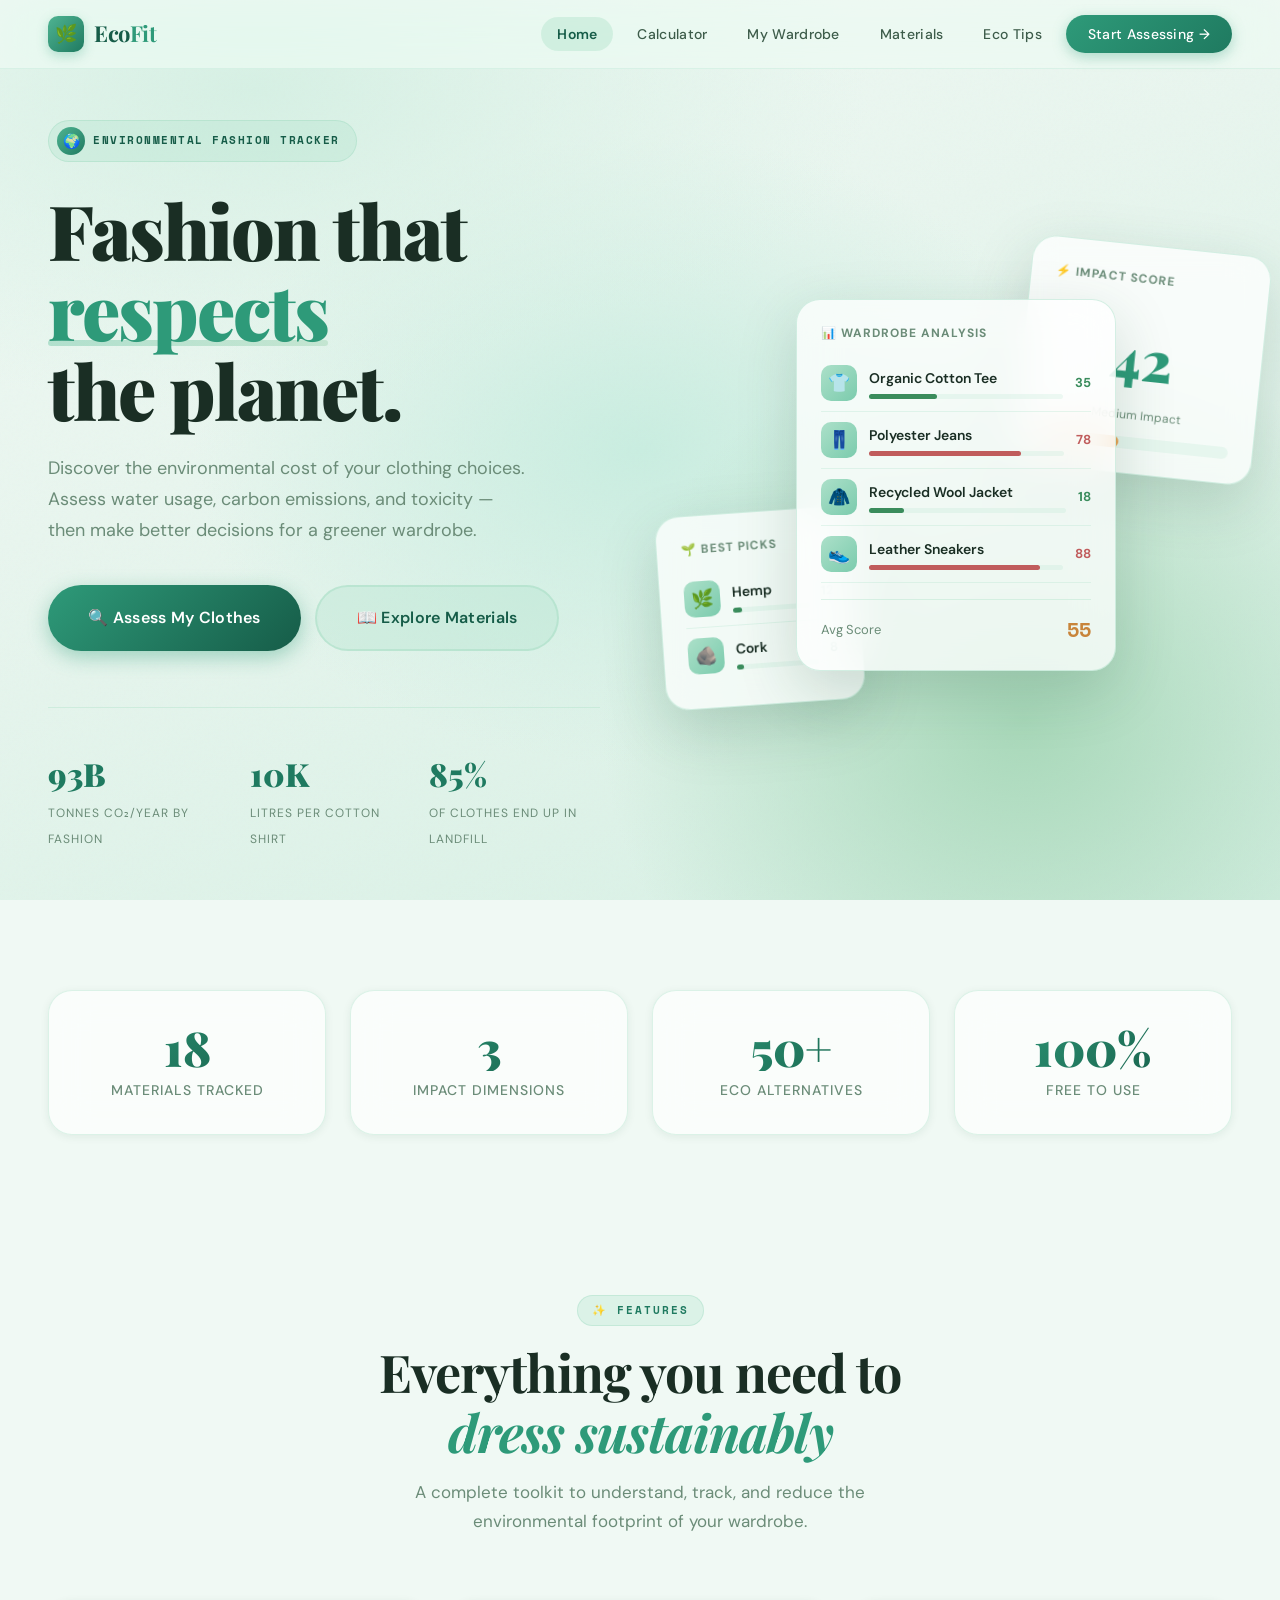
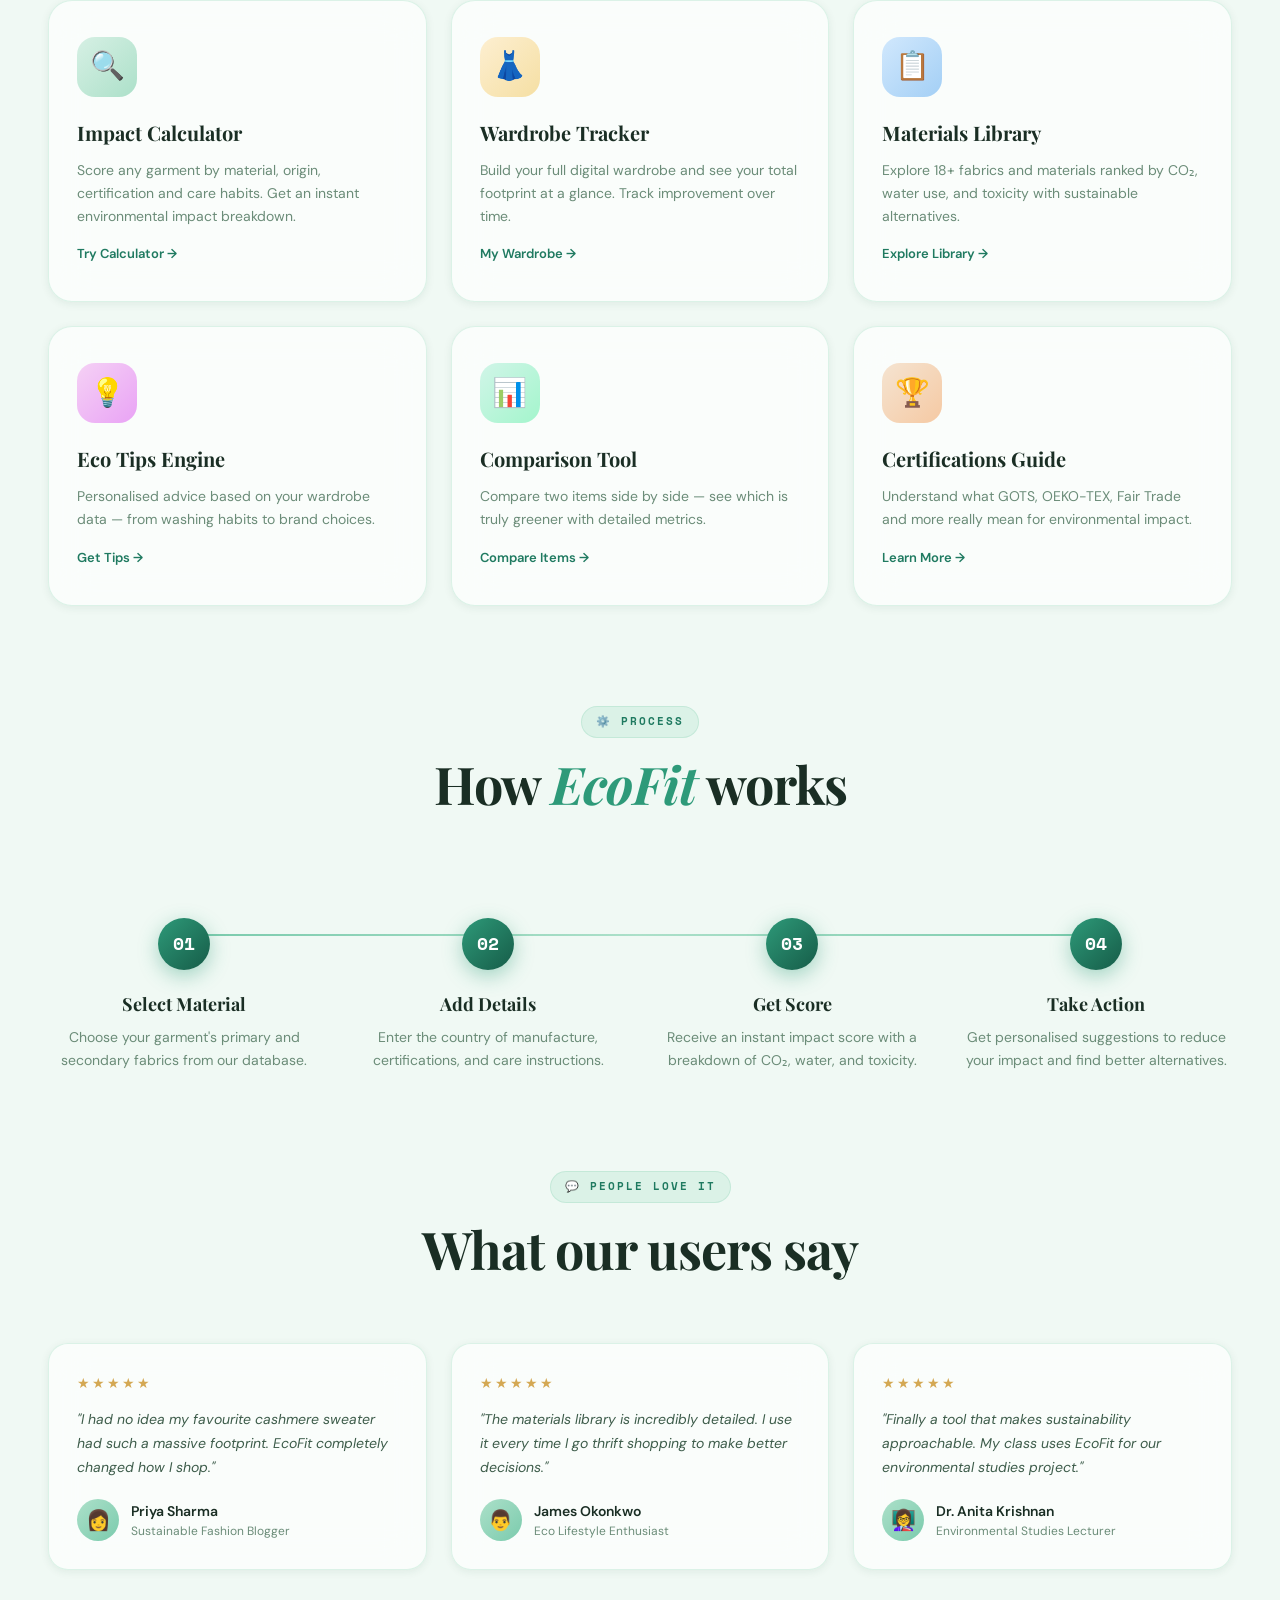
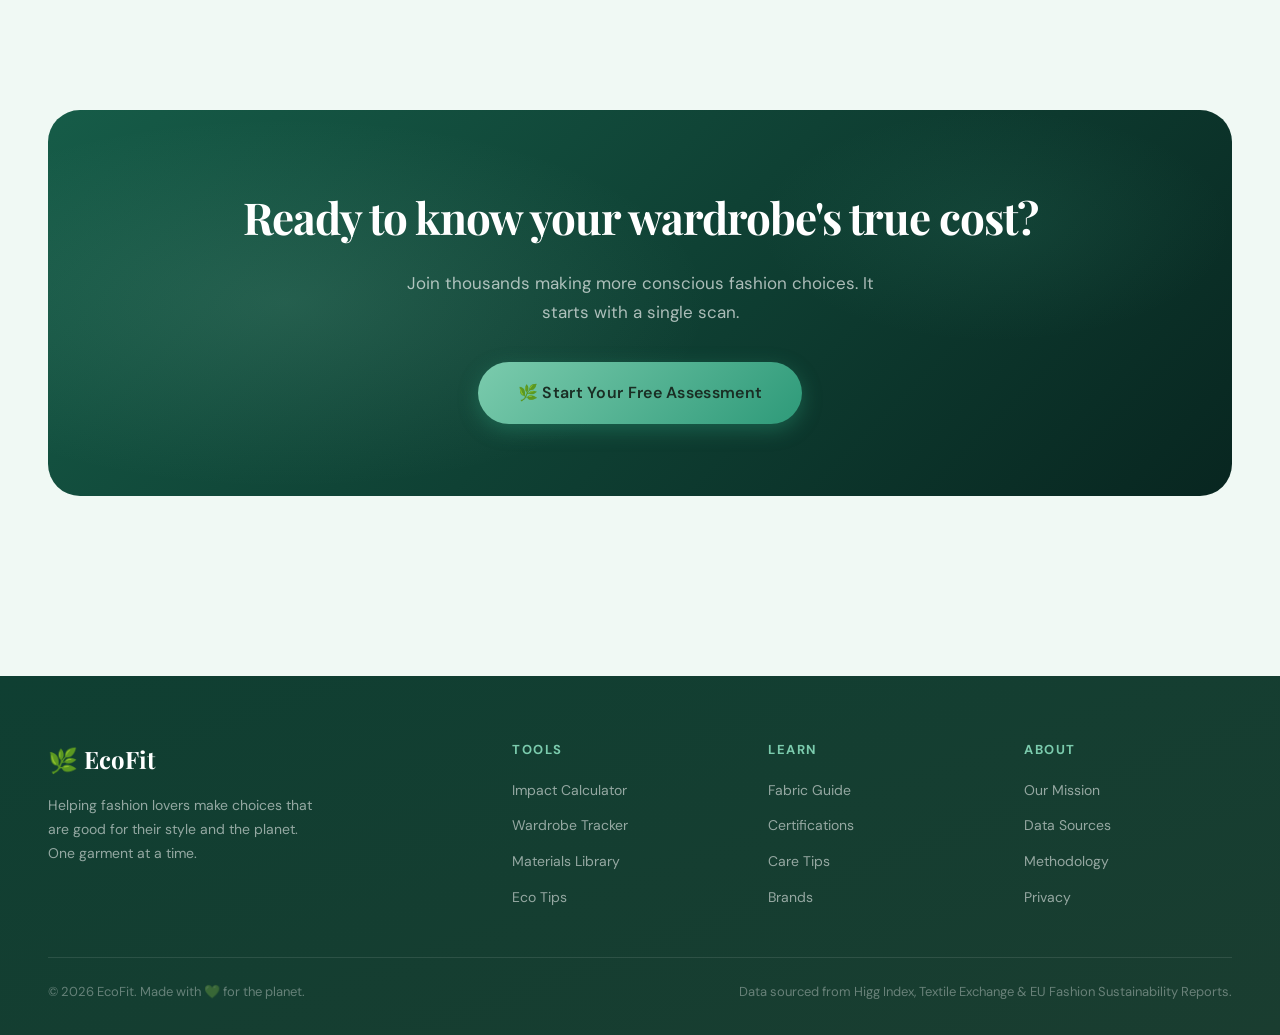
<file: index.html>
<!doctype html>
<html lang="en">
    <head>
        <meta charset="UTF-8" />
        <meta name="viewport" content="width=device-width, initial-scale=1.0" />
        <title>EcoFit — Know Your Wardrobe's Impact</title>
        <link rel="stylesheet" href="style.css" />
        <link
            rel="icon"
            href="data:image/svg+xml,<svg xmlns='http://www.w3.org/2000/svg' viewBox='0 0 100 100'><text y='.9em' font-size='90'>🌿</text></svg>"
        />
        <style>
            /* === Hero === */
            .hero {
                min-height: 100vh;
                display: flex;
                align-items: center;
                padding: 120px 48px 80px;
                max-width: 1280px;
                margin: 0 auto;
                position: relative;
                gap: 80px;
            }

            .hero-content {
                flex: 1;
            }
            .hero-visual {
                flex: 1;
                position: relative;
            }

            .hero-eyebrow {
                display: inline-flex;
                align-items: center;
                gap: 8px;
                background: rgba(172, 224, 201, 0.3);
                border: 1px solid rgba(172, 224, 201, 0.6);
                border-radius: 999px;
                padding: 6px 16px 6px 8px;
                margin-bottom: 28px;
                animation: eyebrowIn 0.8s cubic-bezier(0.34, 1.56, 0.64, 1);
            }

            @keyframes eyebrowIn {
                from {
                    opacity: 0;
                    transform: translateX(-20px) scale(0.9);
                }
                to {
                    opacity: 1;
                    transform: translateX(0) scale(1);
                }
            }

            .eyebrow-dot {
                width: 28px;
                height: 28px;
                background: linear-gradient(
                    135deg,
                    var(--celadon-400),
                    var(--celadon-600)
                );
                border-radius: 50%;
                display: flex;
                align-items: center;
                justify-content: center;
                font-size: 14px;
            }

            .eyebrow-text {
                font-family: "Space Mono", monospace;
                font-size: 11px;
                font-weight: 700;
                letter-spacing: 1.5px;
                text-transform: uppercase;
                color: var(--celadon-700);
            }

            .hero-title {
                font-family: "Playfair Display", serif;
                font-size: clamp(44px, 6vw, 76px);
                font-weight: 900;
                line-height: 1.05;
                color: var(--text-dark);
                letter-spacing: -2px;
                margin-bottom: 24px;
                animation: titleIn 1s cubic-bezier(0.4, 0, 0.2, 1) 0.2s both;
            }

            @keyframes titleIn {
                from {
                    opacity: 0;
                    transform: translateY(30px);
                }
                to {
                    opacity: 1;
                    transform: translateY(0);
                }
            }

            .hero-title .highlight {
                position: relative;
                color: var(--celadon-500);
                display: inline-block;
            }

            .hero-title .highlight::after {
                content: "";
                position: absolute;
                bottom: 4px;
                left: 0;
                right: 0;
                height: 6px;
                background: linear-gradient(
                    90deg,
                    var(--celadon-300),
                    var(--mint)
                );
                border-radius: 3px;
                opacity: 0.5;
                z-index: -1;
            }

            .hero-desc {
                font-size: 18px;
                color: var(--text-light);
                line-height: 1.7;
                max-width: 480px;
                margin-bottom: 40px;
                animation: titleIn 1s cubic-bezier(0.4, 0, 0.2, 1) 0.35s both;
            }

            .hero-actions {
                display: flex;
                gap: 14px;
                flex-wrap: wrap;
                animation: titleIn 1s cubic-bezier(0.4, 0, 0.2, 1) 0.5s both;
            }

            .hero-stats {
                display: flex;
                gap: 40px;
                margin-top: 56px;
                padding-top: 40px;
                border-top: 1px solid rgba(172, 224, 201, 0.4);
                animation: titleIn 1s cubic-bezier(0.4, 0, 0.2, 1) 0.65s both;
            }

            .hero-stat-num {
                font-family: "Playfair Display", serif;
                font-size: 32px;
                font-weight: 900;
                color: var(--celadon-600);
                display: block;
            }

            .hero-stat-label {
                font-size: 12px;
                color: var(--text-light);
                text-transform: uppercase;
                letter-spacing: 1px;
            }

            /* === Visual Card Stack === */
            .hero-visual-inner {
                position: relative;
                height: 520px;
                display: flex;
                align-items: center;
                justify-content: center;
            }

            .visual-card {
                position: absolute;
                background: rgba(255, 255, 255, 0.75);
                backdrop-filter: blur(20px);
                border: 1px solid rgba(172, 224, 201, 0.5);
                border-radius: 24px;
                padding: 24px;
                box-shadow: var(--shadow-lg);
                transition: var(--spring);
            }

            .visual-card-main {
                width: 320px;
                z-index: 3;
                animation: cardFloat 6s ease-in-out infinite;
            }

            @keyframes cardFloat {
                0%,
                100% {
                    transform: translateY(0) rotate(-1deg);
                }
                50% {
                    transform: translateY(-12px) rotate(0.5deg);
                }
            }

            .visual-card-2 {
                width: 240px;
                top: 20px;
                right: -30px;
                z-index: 2;
                transform: rotate(6deg);
                animation: cardFloat2 7s ease-in-out infinite 1s;
            }

            @keyframes cardFloat2 {
                0%,
                100% {
                    transform: rotate(6deg) translateY(0);
                }
                50% {
                    transform: rotate(4deg) translateY(-8px);
                }
            }

            .visual-card-3 {
                width: 200px;
                bottom: 40px;
                left: -20px;
                z-index: 1;
                transform: rotate(-4deg);
                animation: cardFloat3 8s ease-in-out infinite 2s;
            }

            @keyframes cardFloat3 {
                0%,
                100% {
                    transform: rotate(-4deg) translateY(0);
                }
                50% {
                    transform: rotate(-2deg) translateY(-10px);
                }
            }

            .vcard-title {
                font-size: 12px;
                font-weight: 700;
                text-transform: uppercase;
                letter-spacing: 1px;
                color: var(--text-light);
                margin-bottom: 12px;
            }

            .vcard-item {
                display: flex;
                align-items: center;
                gap: 12px;
                padding: 10px 0;
                border-bottom: 1px solid rgba(172, 224, 201, 0.3);
            }

            .vcard-item:last-child {
                border: none;
            }

            .vcard-icon {
                width: 36px;
                height: 36px;
                background: linear-gradient(
                    135deg,
                    var(--celadon-200),
                    var(--celadon-300)
                );
                border-radius: 10px;
                display: flex;
                align-items: center;
                justify-content: center;
                font-size: 18px;
                flex-shrink: 0;
            }

            .vcard-info {
                flex: 1;
            }

            .vcard-name {
                font-size: 14px;
                font-weight: 600;
                color: var(--text-dark);
            }

            .vcard-score-bar {
                height: 5px;
                border-radius: 3px;
                margin-top: 5px;
                background: rgba(172, 224, 201, 0.2);
            }

            .vcard-score-fill {
                height: 100%;
                border-radius: 3px;
            }

            .vcard-score-text {
                font-size: 13px;
                font-weight: 700;
                color: var(--celadon-600);
            }

            /* === Features === */
            .features-grid {
                display: grid;
                grid-template-columns: repeat(3, 1fr);
                gap: 24px;
                margin-top: 0;
            }

            .feature-card {
                padding: 36px 28px;
                background: rgba(255, 255, 255, 0.65);
                backdrop-filter: blur(20px);
                border: 1px solid rgba(172, 224, 201, 0.4);
                border-radius: 24px;
                box-shadow: var(--shadow-sm);
                transition: all 0.4s cubic-bezier(0.34, 1.56, 0.64, 1);
                cursor: default;
                position: relative;
                overflow: hidden;
            }

            .feature-card::before {
                content: "";
                position: absolute;
                inset: 0;
                background: linear-gradient(
                    135deg,
                    rgba(172, 224, 201, 0.1),
                    transparent
                );
                opacity: 0;
                transition: opacity 0.3s;
            }

            .feature-card:hover {
                transform: translateY(-8px) scale(1.01);
                box-shadow: var(--shadow-lg);
                border-color: rgba(172, 224, 201, 0.7);
            }

            .feature-card:hover::before {
                opacity: 1;
            }

            .feature-icon {
                width: 60px;
                height: 60px;
                border-radius: 18px;
                display: flex;
                align-items: center;
                justify-content: center;
                font-size: 28px;
                margin-bottom: 20px;
                position: relative;
            }

            .fi-1 {
                background: linear-gradient(135deg, #d6f0e4, #ace0c9);
            }
            .fi-2 {
                background: linear-gradient(135deg, #fdefd1, #f5dfa3);
            }
            .fi-3 {
                background: linear-gradient(135deg, #d1e8fd, #a3cff5);
            }
            .fi-4 {
                background: linear-gradient(135deg, #f5d1f5, #e9a3f5);
            }
            .fi-5 {
                background: linear-gradient(135deg, #d1f5e8, #a3f5cc);
            }
            .fi-6 {
                background: linear-gradient(135deg, #f5e4d1, #f5c9a3);
            }

            .feature-card h3 {
                font-family: "Playfair Display", serif;
                font-size: 20px;
                font-weight: 700;
                color: var(--text-dark);
                margin-bottom: 10px;
            }

            .feature-card p {
                font-size: 14px;
                color: var(--text-light);
                line-height: 1.65;
            }

            .feature-link {
                display: inline-flex;
                align-items: center;
                gap: 6px;
                font-size: 13px;
                font-weight: 600;
                color: var(--celadon-600);
                text-decoration: none;
                margin-top: 16px;
                transition: var(--transition);
            }

            .feature-link:hover {
                gap: 10px;
                color: var(--celadon-500);
            }

            /* === How It Works === */
            .steps-timeline {
                position: relative;
                display: grid;
                grid-template-columns: repeat(4, 1fr);
                gap: 32px;
                padding-top: 40px;
            }

            .steps-timeline::before {
                content: "";
                position: absolute;
                top: 56px;
                left: 12.5%;
                right: 12.5%;
                height: 2px;
                background: linear-gradient(
                    90deg,
                    var(--celadon-300),
                    var(--celadon-200),
                    var(--celadon-300)
                );
                border-radius: 1px;
            }

            .step {
                text-align: center;
                position: relative;
            }

            .step-num {
                width: 52px;
                height: 52px;
                background: linear-gradient(
                    135deg,
                    var(--celadon-500),
                    var(--celadon-700)
                );
                color: white;
                border-radius: 50%;
                display: flex;
                align-items: center;
                justify-content: center;
                font-family: "Space Mono", monospace;
                font-size: 18px;
                font-weight: 700;
                margin: 0 auto 20px;
                box-shadow: 0 6px 20px rgba(46, 154, 121, 0.4);
                position: relative;
                z-index: 1;
            }

            .step h3 {
                font-family: "Playfair Display", serif;
                font-size: 18px;
                font-weight: 700;
                margin-bottom: 8px;
                color: var(--text-dark);
            }

            .step p {
                font-size: 14px;
                color: var(--text-light);
                line-height: 1.6;
            }

            /* === CTA Banner === */
            .cta-banner {
                background: linear-gradient(
                    135deg,
                    var(--celadon-700),
                    var(--celadon-900)
                );
                border-radius: 32px;
                padding: 72px 64px;
                text-align: center;
                position: relative;
                overflow: hidden;
                margin: 40px 0 0;
            }

            .cta-banner::before {
                content: "";
                position: absolute;
                inset: 0;
                background:
                    radial-gradient(
                        ellipse 60% 80% at 20% 50%,
                        rgba(172, 224, 201, 0.12) 0%,
                        transparent 60%
                    ),
                    radial-gradient(
                        ellipse 40% 60% at 80% 30%,
                        rgba(79, 180, 146, 0.1) 0%,
                        transparent 50%
                    );
            }

            .cta-banner-content {
                position: relative;
                z-index: 1;
            }

            .cta-banner h2 {
                font-family: "Playfair Display", serif;
                font-size: clamp(28px, 4vw, 44px);
                font-weight: 700;
                color: white;
                margin-bottom: 16px;
                letter-spacing: -1px;
            }

            .cta-banner p {
                font-size: 17px;
                color: rgba(255, 255, 255, 0.65);
                max-width: 480px;
                margin: 0 auto 36px;
                line-height: 1.7;
            }

            /* === Testimonials === */
            .testimonials-grid {
                display: grid;
                grid-template-columns: repeat(3, 1fr);
                gap: 24px;
            }

            .testimonial {
                background: rgba(255, 255, 255, 0.65);
                backdrop-filter: blur(20px);
                border: 1px solid rgba(172, 224, 201, 0.4);
                border-radius: 20px;
                padding: 28px;
                box-shadow: var(--shadow-sm);
                transition: var(--spring);
            }

            .testimonial:hover {
                transform: translateY(-6px);
                box-shadow: var(--shadow-md);
            }

            .testimonial-stars {
                color: var(--accent);
                font-size: 14px;
                letter-spacing: 2px;
                margin-bottom: 14px;
            }

            .testimonial p {
                font-size: 14px;
                color: var(--text-mid);
                line-height: 1.7;
                font-style: italic;
                margin-bottom: 20px;
            }

            .testimonial-author {
                display: flex;
                align-items: center;
                gap: 12px;
            }

            .author-avatar {
                width: 42px;
                height: 42px;
                border-radius: 50%;
                font-size: 20px;
                display: flex;
                align-items: center;
                justify-content: center;
                background: linear-gradient(
                    135deg,
                    var(--celadon-200),
                    var(--celadon-300)
                );
            }

            .author-name {
                font-weight: 600;
                font-size: 14px;
                color: var(--text-dark);
            }

            .author-role {
                font-size: 12px;
                color: var(--text-light);
            }

            @media (max-width: 1024px) {
                .hero {
                    flex-direction: column;
                    gap: 40px;
                    padding: 120px 32px 60px;
                }
                .hero-visual {
                    display: none;
                }
                .features-grid {
                    grid-template-columns: 1fr 1fr;
                }
                .steps-timeline {
                    grid-template-columns: 1fr 1fr;
                }
                .steps-timeline::before {
                    display: none;
                }
                .testimonials-grid {
                    grid-template-columns: 1fr 1fr;
                }
            }

            @media (max-width: 768px) {
                .hero {
                    padding: 100px 20px 60px;
                }
                .features-grid,
                .testimonials-grid {
                    grid-template-columns: 1fr;
                }
                .hero-stats {
                    flex-direction: column;
                    gap: 20px;
                }
                .cta-banner {
                    padding: 48px 28px;
                }
            }
        </style>
    </head>
    <body>
        <div class="page-bg"></div>

        <!-- NAVBAR -->
        <nav class="navbar">
            <a href="index.html" class="nav-logo">
                <div class="nav-logo-icon">🌿</div>
                <span class="nav-logo-text">Eco<span>Fit</span></span>
            </a>
            <ul class="nav-links">
                <li><a href="index.html" class="active">Home</a></li>
                <li><a href="calculator.html">Calculator</a></li>
                <li><a href="wardrobe.html">My Wardrobe</a></li>
                <li><a href="materials.html">Materials</a></li>
                <li><a href="tips.html">Eco Tips</a></li>
                <li>
                    <a href="calculator.html" class="nav-cta"
                        >Start Assessing →</a
                    >
                </li>
            </ul>
            <div class="hamburger"><span></span><span></span><span></span></div>
        </nav>

        <!-- HERO -->
        <section class="hero page-transition">
            <div class="hero-content">
                <div class="hero-eyebrow">
                    <div class="eyebrow-dot">🌍</div>
                    <span class="eyebrow-text"
                        >Environmental Fashion Tracker</span
                    >
                </div>

                <h1 class="hero-title">
                    Fashion that<br />
                    <span class="highlight">respects</span><br />
                    the planet.
                </h1>

                <p class="hero-desc">
                    Discover the environmental cost of your clothing choices.
                    Assess water usage, carbon emissions, and toxicity — then
                    make better decisions for a greener wardrobe.
                </p>

                <div class="hero-actions">
                    <a href="calculator.html" class="btn btn-primary btn-lg">
                        🔍 Assess My Clothes
                    </a>
                    <a href="materials.html" class="btn btn-secondary btn-lg">
                        📖 Explore Materials
                    </a>
                </div>

                <div class="hero-stats">
                    <div>
                        <span class="hero-stat-num" id="stat-co2">93B</span>
                        <span class="hero-stat-label"
                            >Tonnes CO₂/year by fashion</span
                        >
                    </div>
                    <div>
                        <span class="hero-stat-num">10K</span>
                        <span class="hero-stat-label"
                            >Litres per cotton shirt</span
                        >
                    </div>
                    <div>
                        <span class="hero-stat-num">85%</span>
                        <span class="hero-stat-label"
                            >Of clothes end up in landfill</span
                        >
                    </div>
                </div>
            </div>

            <div class="hero-visual">
                <div class="hero-visual-inner">
                    <!-- Floating Card 3 -->
                    <div class="visual-card visual-card-3">
                        <div class="vcard-title">🌱 Best Picks</div>
                        <div class="vcard-item">
                            <div class="vcard-icon">🌿</div>
                            <div class="vcard-info">
                                <div class="vcard-name">Hemp</div>
                                <div class="vcard-score-bar">
                                    <div
                                        class="vcard-score-fill"
                                        style="
                                            width: 12%;
                                            background: var(--good);
                                        "
                                    ></div>
                                </div>
                            </div>
                            <span class="vcard-score-text">12</span>
                        </div>
                        <div class="vcard-item">
                            <div class="vcard-icon">🪨</div>
                            <div class="vcard-info">
                                <div class="vcard-name">Cork</div>
                                <div class="vcard-score-bar">
                                    <div
                                        class="vcard-score-fill"
                                        style="
                                            width: 8%;
                                            background: var(--good);
                                        "
                                    ></div>
                                </div>
                            </div>
                            <span class="vcard-score-text">8</span>
                        </div>
                    </div>

                    <!-- Floating Card 2 -->
                    <div class="visual-card visual-card-2">
                        <div class="vcard-title">⚡ Impact Score</div>
                        <div style="text-align: center; padding: 12px 0">
                            <div
                                style="
                                    font-family:
                                        &quot;Playfair Display&quot;, serif;
                                    font-size: 56px;
                                    font-weight: 900;
                                    color: var(--celadon-500);
                                "
                            >
                                42
                            </div>
                            <div
                                style="
                                    font-size: 12px;
                                    color: var(--text-light);
                                    margin-top: 4px;
                                "
                            >
                                Medium Impact
                            </div>
                        </div>
                        <div class="impact-meter">
                            <div
                                class="impact-meter-fill impact-medium"
                                style="width: 42%"
                            ></div>
                        </div>
                    </div>

                    <!-- Main Visual Card -->
                    <div class="visual-card visual-card-main">
                        <div class="vcard-title">📊 Wardrobe Analysis</div>
                        <div class="vcard-item">
                            <div class="vcard-icon">👕</div>
                            <div class="vcard-info">
                                <div class="vcard-name">Organic Cotton Tee</div>
                                <div class="vcard-score-bar">
                                    <div
                                        class="vcard-score-fill"
                                        style="
                                            width: 35%;
                                            background: var(--good);
                                        "
                                    ></div>
                                </div>
                            </div>
                            <span
                                class="vcard-score-text"
                                style="color: var(--good)"
                                >35</span
                            >
                        </div>
                        <div class="vcard-item">
                            <div class="vcard-icon">👖</div>
                            <div class="vcard-info">
                                <div class="vcard-name">Polyester Jeans</div>
                                <div class="vcard-score-bar">
                                    <div
                                        class="vcard-score-fill"
                                        style="
                                            width: 78%;
                                            background: var(--danger);
                                        "
                                    ></div>
                                </div>
                            </div>
                            <span
                                class="vcard-score-text"
                                style="color: var(--danger)"
                                >78</span
                            >
                        </div>
                        <div class="vcard-item">
                            <div class="vcard-icon">🧥</div>
                            <div class="vcard-info">
                                <div class="vcard-name">
                                    Recycled Wool Jacket
                                </div>
                                <div class="vcard-score-bar">
                                    <div
                                        class="vcard-score-fill"
                                        style="
                                            width: 18%;
                                            background: var(--good);
                                        "
                                    ></div>
                                </div>
                            </div>
                            <span
                                class="vcard-score-text"
                                style="color: var(--good)"
                                >18</span
                            >
                        </div>
                        <div class="vcard-item">
                            <div class="vcard-icon">👟</div>
                            <div class="vcard-info">
                                <div class="vcard-name">Leather Sneakers</div>
                                <div class="vcard-score-bar">
                                    <div
                                        class="vcard-score-fill"
                                        style="
                                            width: 88%;
                                            background: var(--danger);
                                        "
                                    ></div>
                                </div>
                            </div>
                            <span
                                class="vcard-score-text"
                                style="color: var(--danger)"
                                >88</span
                            >
                        </div>
                        <div
                            style="
                                margin-top: 16px;
                                padding-top: 14px;
                                border-top: 1px solid rgba(172, 224, 201, 0.4);
                                display: flex;
                                justify-content: space-between;
                                align-items: center;
                            "
                        >
                            <span
                                style="
                                    font-size: 13px;
                                    color: var(--text-light);
                                "
                                >Avg Score</span
                            >
                            <span
                                style="
                                    font-family:
                                        &quot;Space Mono&quot;, monospace;
                                    font-size: 20px;
                                    font-weight: 700;
                                    color: var(--warn);
                                "
                                >55</span
                            >
                        </div>
                    </div>
                </div>
            </div>
        </section>

        <!-- STATS BANNER -->
        <div class="section-sm">
            <div class="grid-4 fade-up">
                <div class="stat-card stagger-1">
                    <div class="stat-number">18</div>
                    <div class="stat-label">Materials Tracked</div>
                </div>
                <div class="stat-card stagger-2">
                    <div class="stat-number">3</div>
                    <div class="stat-label">Impact Dimensions</div>
                </div>
                <div class="stat-card stagger-3">
                    <div class="stat-number">50+</div>
                    <div class="stat-label">Eco Alternatives</div>
                </div>
                <div class="stat-card stagger-4">
                    <div class="stat-number">100%</div>
                    <div class="stat-label">Free to Use</div>
                </div>
            </div>
        </div>

        <!-- FEATURES -->
        <section class="section">
            <div class="section-header fade-up">
                <span class="section-tag">✨ Features</span>
                <h2 class="section-title">
                    Everything you need to<br /><em>dress sustainably</em>
                </h2>
                <p class="section-subtitle">
                    A complete toolkit to understand, track, and reduce the
                    environmental footprint of your wardrobe.
                </p>
            </div>

            <div class="features-grid">
                <div class="feature-card fade-up stagger-1">
                    <div class="feature-icon fi-1">🔍</div>
                    <h3>Impact Calculator</h3>
                    <p>
                        Score any garment by material, origin, certification and
                        care habits. Get an instant environmental impact
                        breakdown.
                    </p>
                    <a href="calculator.html" class="feature-link"
                        >Try Calculator →</a
                    >
                </div>
                <div class="feature-card fade-up stagger-2">
                    <div class="feature-icon fi-2">👗</div>
                    <h3>Wardrobe Tracker</h3>
                    <p>
                        Build your full digital wardrobe and see your total
                        footprint at a glance. Track improvement over time.
                    </p>
                    <a href="wardrobe.html" class="feature-link"
                        >My Wardrobe →</a
                    >
                </div>
                <div class="feature-card fade-up stagger-3">
                    <div class="feature-icon fi-3">📋</div>
                    <h3>Materials Library</h3>
                    <p>
                        Explore 18+ fabrics and materials ranked by CO₂, water
                        use, and toxicity with sustainable alternatives.
                    </p>
                    <a href="materials.html" class="feature-link"
                        >Explore Library →</a
                    >
                </div>
                <div class="feature-card fade-up stagger-4">
                    <div class="feature-icon fi-4">💡</div>
                    <h3>Eco Tips Engine</h3>
                    <p>
                        Personalised advice based on your wardrobe data — from
                        washing habits to brand choices.
                    </p>
                    <a href="tips.html" class="feature-link">Get Tips →</a>
                </div>
                <div class="feature-card fade-up stagger-5">
                    <div class="feature-icon fi-5">📊</div>
                    <h3>Comparison Tool</h3>
                    <p>
                        Compare two items side by side — see which is truly
                        greener with detailed metrics.
                    </p>
                    <a href="calculator.html#compare" class="feature-link"
                        >Compare Items →</a
                    >
                </div>
                <div class="feature-card fade-up stagger-1">
                    <div class="feature-icon fi-6">🏆</div>
                    <h3>Certifications Guide</h3>
                    <p>
                        Understand what GOTS, OEKO-TEX, Fair Trade and more
                        really mean for environmental impact.
                    </p>
                    <a href="tips.html#certifications" class="feature-link"
                        >Learn More →</a
                    >
                </div>
            </div>
        </section>

        <!-- HOW IT WORKS -->
        <section class="section" style="padding-top: 0">
            <div class="section-header fade-up">
                <span class="section-tag">⚙️ Process</span>
                <h2 class="section-title">How <em>EcoFit</em> works</h2>
            </div>

            <div class="steps-timeline">
                <div class="step fade-up stagger-1">
                    <div class="step-num">01</div>
                    <h3>Select Material</h3>
                    <p>
                        Choose your garment's primary and secondary fabrics from
                        our database.
                    </p>
                </div>
                <div class="step fade-up stagger-2">
                    <div class="step-num">02</div>
                    <h3>Add Details</h3>
                    <p>
                        Enter the country of manufacture, certifications, and
                        care instructions.
                    </p>
                </div>
                <div class="step fade-up stagger-3">
                    <div class="step-num">03</div>
                    <h3>Get Score</h3>
                    <p>
                        Receive an instant impact score with a breakdown of CO₂,
                        water, and toxicity.
                    </p>
                </div>
                <div class="step fade-up stagger-4">
                    <div class="step-num">04</div>
                    <h3>Take Action</h3>
                    <p>
                        Get personalised suggestions to reduce your impact and
                        find better alternatives.
                    </p>
                </div>
            </div>
        </section>

        <!-- TESTIMONIALS -->
        <section class="section" style="padding-top: 0">
            <div class="section-header fade-up">
                <span class="section-tag">💬 People Love It</span>
                <h2 class="section-title">What our users say</h2>
            </div>

            <div class="testimonials-grid">
                <div class="testimonial fade-up stagger-1">
                    <div class="testimonial-stars">★★★★★</div>
                    <p>
                        "I had no idea my favourite cashmere sweater had such a
                        massive footprint. EcoFit completely changed how I
                        shop."
                    </p>
                    <div class="testimonial-author">
                        <div class="author-avatar">👩</div>
                        <div>
                            <div class="author-name">Priya Sharma</div>
                            <div class="author-role">
                                Sustainable Fashion Blogger
                            </div>
                        </div>
                    </div>
                </div>
                <div class="testimonial fade-up stagger-2">
                    <div class="testimonial-stars">★★★★★</div>
                    <p>
                        "The materials library is incredibly detailed. I use it
                        every time I go thrift shopping to make better
                        decisions."
                    </p>
                    <div class="testimonial-author">
                        <div class="author-avatar">👨</div>
                        <div>
                            <div class="author-name">James Okonkwo</div>
                            <div class="author-role">
                                Eco Lifestyle Enthusiast
                            </div>
                        </div>
                    </div>
                </div>
                <div class="testimonial fade-up stagger-3">
                    <div class="testimonial-stars">★★★★★</div>
                    <p>
                        "Finally a tool that makes sustainability approachable.
                        My class uses EcoFit for our environmental studies
                        project."
                    </p>
                    <div class="testimonial-author">
                        <div class="author-avatar">👩‍🏫</div>
                        <div>
                            <div class="author-name">Dr. Anita Krishnan</div>
                            <div class="author-role">
                                Environmental Studies Lecturer
                            </div>
                        </div>
                    </div>
                </div>
            </div>
        </section>

        <!-- CTA BANNER -->
        <div class="section" style="padding-top: 0">
            <div class="cta-banner fade-up">
                <div class="cta-banner-content">
                    <h2>Ready to know your wardrobe's true cost?</h2>
                    <p>
                        Join thousands making more conscious fashion choices. It
                        starts with a single scan.
                    </p>
                    <a
                        href="calculator.html"
                        class="btn btn-primary btn-lg"
                        style="
                            background: linear-gradient(
                                135deg,
                                var(--celadon-300),
                                var(--celadon-500)
                            );
                            color: var(--text-dark);
                        "
                    >
                        🌿 Start Your Free Assessment
                    </a>
                </div>
            </div>
        </div>

        <!-- FOOTER -->
        <footer class="footer">
            <div class="footer-grid">
                <div class="footer-brand">
                    <div class="footer-logo">🌿 EcoFit</div>
                    <p>
                        Helping fashion lovers make choices that are good for
                        their style and the planet. One garment at a time.
                    </p>
                </div>
                <div class="footer-col">
                    <h4>Tools</h4>
                    <ul>
                        <li><a href="calculator.html">Impact Calculator</a></li>
                        <li><a href="wardrobe.html">Wardrobe Tracker</a></li>
                        <li><a href="materials.html">Materials Library</a></li>
                        <li><a href="tips.html">Eco Tips</a></li>
                    </ul>
                </div>
                <div class="footer-col">
                    <h4>Learn</h4>
                    <ul>
                        <li><a href="materials.html">Fabric Guide</a></li>
                        <li>
                            <a href="tips.html#certifications"
                                >Certifications</a
                            >
                        </li>
                        <li><a href="tips.html#washing">Care Tips</a></li>
                        <li><a href="tips.html#brands">Brands</a></li>
                    </ul>
                </div>
                <div class="footer-col">
                    <h4>About</h4>
                    <ul>
                        <li><a href="#">Our Mission</a></li>
                        <li><a href="#">Data Sources</a></li>
                        <li><a href="#">Methodology</a></li>
                        <li><a href="#">Privacy</a></li>
                    </ul>
                </div>
            </div>
            <div class="footer-bottom">
                <span>© 2026 EcoFit. Made with 💚 for the planet.</span>
                <span
                    >Data sourced from Higg Index, Textile Exchange & EU Fashion
                    Sustainability Reports.</span
                >
            </div>
        </footer>

        <script>
            // EcoFit — master bundle (also embedded in *.html). Edit this file, then run sync-ecofit-into-html.ps1 to refresh pages.

            // EcoFit — material library (embedded; works offline).
            // Optional: materials.json overrides when fetch works (local server).
            window.ECOFIT_MATERIALS = {
                "cotton-conventional": {
                    name: "Conventional Cotton",
                    category: "Natural",
                    co2: 5.9,
                    water: 10000,
                    score: 62,
                    description:
                        "Grown with synthetic pesticides and fertilisers; very thirsty (≈10,000 L/kg). Most common apparel fibre worldwide.",
                    alternatives: ["cotton-organic", "hemp", "linen"],
                },
                "cotton-organic": {
                    name: "Organic Cotton",
                    category: "Natural",
                    co2: 3.8,
                    water: 7000,
                    score: 35,
                    description:
                        "No synthetic pesticides; lower water and energy than conventional cotton; look for GOTS.",
                    alternatives: ["hemp", "linen", "tencel"],
                },
                "recycled-cotton": {
                    name: "Recycled Cotton",
                    category: "Recycled",
                    co2: 2.1,
                    water: 800,
                    score: 24,
                    description:
                        "Mechanically or chemically recycled from textile waste; saves water and avoids virgin farming.",
                    alternatives: ["hemp", "linen"],
                },
                polyester: {
                    name: "Polyester",
                    category: "Synthetic",
                    co2: 9.5,
                    water: 125,
                    score: 78,
                    description:
                        "Petroleum-based; energy-intensive; sheds microplastics in every wash.",
                    alternatives: ["recycled-polyester", "tencel"],
                },
                "recycled-polyester": {
                    name: "Recycled Polyester (rPET)",
                    category: "Recycled",
                    co2: 3.2,
                    water: 100,
                    score: 28,
                    description:
                        "Made from post-consumer bottles or textile waste; much lower footprint than virgin polyester.",
                    alternatives: ["tencel", "hemp"],
                },
                nylon: {
                    name: "Nylon (Polyamide)",
                    category: "Synthetic",
                    co2: 7.6,
                    water: 200,
                    score: 72,
                    description:
                        "High energy use; nitrous oxide from production; common in activewear and hosiery.",
                    alternatives: ["recycled-nylon", "tencel"],
                },
                "recycled-nylon": {
                    name: "Recycled Nylon",
                    category: "Recycled",
                    co2: 2.8,
                    water: 180,
                    score: 25,
                    description:
                        "Often from fishing nets or industrial scrap; strong performance with lower impact.",
                    alternatives: ["tencel"],
                },
                elastane: {
                    name: "Elastane / Spandex / Lycra®",
                    category: "Synthetic",
                    co2: 12.0,
                    water: 150,
                    score: 82,
                    description:
                        "Almost always blended in small %; fossil-based and hard to recycle at end of life.",
                    alternatives: ["recycled-polyester"],
                },
                acrylic: {
                    name: "Acrylic",
                    category: "Synthetic",
                    co2: 8.2,
                    water: 200,
                    score: 75,
                    description:
                        "Wool-like synthetic; energy-intensive; can release microfibres.",
                    alternatives: ["recycled-wool", "wool"],
                },
                wool: {
                    name: "Wool (Virgin)",
                    category: "Animal",
                    co2: 5.5,
                    water: 170,
                    score: 50,
                    description:
                        "Durable and biodegradable; methane from sheep is a major part of footprint.",
                    alternatives: ["recycled-wool", "organic-wool"],
                },
                "organic-wool": {
                    name: "Organic Wool",
                    category: "Animal",
                    co2: 4.2,
                    water: 160,
                    score: 38,
                    description:
                        "Pasture and animal welfare standards; fewer synthetic inputs than conventional wool.",
                    alternatives: ["recycled-wool", "linen"],
                },
                "recycled-wool": {
                    name: "Recycled Wool",
                    category: "Recycled",
                    co2: 1.8,
                    water: 80,
                    score: 18,
                    description:
                        "Reclaimed from pre- or post-consumer knitwear; excellent low-impact option.",
                    alternatives: [],
                },
                "merino-wool": {
                    name: "Merino Wool",
                    category: "Animal",
                    co2: 6.0,
                    water: 180,
                    score: 55,
                    description:
                        "Fine fibre for base layers; similar land and methane considerations as wool.",
                    alternatives: ["recycled-wool", "tencel"],
                },
                cashmere: {
                    name: "Cashmere",
                    category: "Animal",
                    co2: 105,
                    water: 15000,
                    score: 95,
                    description:
                        "Very high land use and degradation per kg; luxury staple with outsized impact.",
                    alternatives: ["recycled-cashmere", "wool", "tencel"],
                },
                "recycled-cashmere": {
                    name: "Recycled Cashmere",
                    category: "Recycled",
                    co2: 8.0,
                    water: 1200,
                    score: 42,
                    description:
                        "Blends of reclaimed cashmere fibres; far better than virgin cashmere.",
                    alternatives: ["recycled-wool", "tencel"],
                },
                alpaca: {
                    name: "Alpaca Fibre",
                    category: "Animal",
                    co2: 12.0,
                    water: 800,
                    score: 58,
                    description:
                        "Soft luxury fibre; lower methane per animal than sheep but still animal agriculture.",
                    alternatives: ["recycled-wool", "tencel"],
                },
                mohair: {
                    name: "Mohair",
                    category: "Animal",
                    co2: 9.0,
                    water: 600,
                    score: 60,
                    description:
                        "From angora goats; durable sheen; welfare and land use vary by farm.",
                    alternatives: ["wool", "tencel"],
                },
                angora: {
                    name: "Angora (Rabbit)",
                    category: "Animal",
                    co2: 7.0,
                    water: 500,
                    score: 52,
                    description:
                        "Very fine; ethical sourcing critical — many brands have phased out.",
                    alternatives: ["wool", "tencel"],
                },
                silk: {
                    name: "Silk",
                    category: "Animal",
                    co2: 35,
                    water: 3800,
                    score: 70,
                    description:
                        "Boiling cocoons uses energy and water; biodegradable and long-lasting.",
                    alternatives: ["tencel", "cupro", "linen"],
                },
                "down-feather": {
                    name: "Down & Feather",
                    category: "Animal",
                    co2: 18.0,
                    water: 2500,
                    score: 68,
                    description:
                        "Fill for jackets and bedding; traceability and live-plucking concerns matter.",
                    alternatives: ["recycled-polyester", "recycled-wool"],
                },
                linen: {
                    name: "Linen (Flax)",
                    category: "Natural",
                    co2: 1.7,
                    water: 500,
                    score: 20,
                    description:
                        "Flax needs little irrigation and few pesticides; strong and biodegradable.",
                    alternatives: [],
                },
                hemp: {
                    name: "Hemp",
                    category: "Natural",
                    co2: 0.9,
                    water: 300,
                    score: 12,
                    description:
                        "Fast-growing, low inputs; excellent for denim, tees, and blends.",
                    alternatives: [],
                },
                ramie: {
                    name: "Ramie",
                    category: "Natural",
                    co2: 2.2,
                    water: 400,
                    score: 22,
                    description:
                        "Bast fibre like linen; lustrous; processing can be chemical-heavy.",
                    alternatives: ["linen", "hemp"],
                },
                jute: {
                    name: "Jute",
                    category: "Natural",
                    co2: 1.1,
                    water: 350,
                    score: 15,
                    description:
                        "Coarse bast fibre; bags and linings; very low impact crop.",
                    alternatives: ["hemp", "linen"],
                },
                tencel: {
                    name: "TENCEL™ / Lyocell",
                    category: "Semi-synthetic",
                    co2: 2.0,
                    water: 700,
                    score: 22,
                    description:
                        "Wood pulp in closed-loop solvent recovery; soft drape, biodegradable.",
                    alternatives: ["linen", "hemp"],
                },
                modal: {
                    name: "Modal",
                    category: "Semi-synthetic",
                    co2: 2.8,
                    water: 900,
                    score: 32,
                    description:
                        "Regenerated cellulose like viscose; often from beech; check responsible forestry.",
                    alternatives: ["tencel", "linen"],
                },
                viscose: {
                    name: "Viscose / Rayon",
                    category: "Semi-synthetic",
                    co2: 4.8,
                    water: 3000,
                    score: 55,
                    description:
                        "Wood pulp with chemical spinning; can drive deforestation if not certified.",
                    alternatives: ["tencel", "modal", "linen"],
                },
                cupro: {
                    name: "Cupro / Bemberg™",
                    category: "Semi-synthetic",
                    co2: 4.0,
                    water: 2200,
                    score: 48,
                    description:
                        "Regenerated from cotton linter; silk-like hand; chemical recovery matters.",
                    alternatives: ["tencel", "silk"],
                },
                acetate: {
                    name: "Acetate",
                    category: "Semi-synthetic",
                    co2: 4.5,
                    water: 800,
                    score: 50,
                    description:
                        "Lining fabric from wood pulp; less common in casual wear today.",
                    alternatives: ["tencel"],
                },
                "bamboo-viscose": {
                    name: "Bamboo Viscose",
                    category: "Semi-synthetic",
                    co2: 3.5,
                    water: 1400,
                    score: 40,
                    description:
                        "Often marketed as eco; chemically identical to rayon unless lyocell process.",
                    alternatives: ["tencel", "hemp", "linen"],
                },
                bamboo: {
                    name: "Bamboo (Generic)",
                    category: "Semi-synthetic",
                    co2: 2.5,
                    water: 1200,
                    score: 30,
                    description:
                        "Fast-growing grass; impact depends heavily on processing (viscose vs mechanical).",
                    alternatives: ["hemp", "linen", "tencel"],
                },
                leather: {
                    name: "Leather (Chrome Tan)",
                    category: "Animal",
                    co2: 17.0,
                    water: 17100,
                    score: 88,
                    description:
                        "Livestock + tanning; very high water and chemical load; long-lived products help amortise.",
                    alternatives: ["cork", "vegan-leather", "pinatex"],
                },
                "vegetable-tanned-leather": {
                    name: "Vegetable-Tanned Leather",
                    category: "Animal",
                    co2: 14.0,
                    water: 12000,
                    score: 78,
                    description:
                        "Traditional tannins; avoids chrome but still livestock-intensive.",
                    alternatives: ["cork", "pinatex"],
                },
                "vegan-leather": {
                    name: "Vegan Leather (PU / PVC)",
                    category: "Synthetic",
                    co2: 7.2,
                    water: 150,
                    score: 65,
                    description:
                        "Plastic-based; lower than leather on some metrics but fossil-derived and hard to recycle.",
                    alternatives: ["cork", "recycled-polyester", "pinatex"],
                },
                pinatex: {
                    name: "Piñatex® (Pineapple Leaf)",
                    category: "Natural",
                    co2: 2.4,
                    water: 400,
                    score: 28,
                    description:
                        "Uses agricultural waste from pineapples; bio-based coating options exist.",
                    alternatives: ["cork", "vegan-leather"],
                },
                cork: {
                    name: "Cork Fabric",
                    category: "Natural",
                    co2: 0.5,
                    water: 100,
                    score: 8,
                    description:
                        "Harvested from bark without killing trees; carbon-negative cork oak landscapes.",
                    alternatives: [],
                },
                "rubber-natural": {
                    name: "Natural Rubber",
                    category: "Natural",
                    co2: 2.0,
                    water: 400,
                    score: 35,
                    description:
                        "Soles and elastic; from latex trees; deforestation risk if not responsibly sourced.",
                    alternatives: ["recycled-rubber"],
                },
                "recycled-rubber": {
                    name: "Recycled Rubber",
                    category: "Recycled",
                    co2: 1.0,
                    water: 100,
                    score: 20,
                    description:
                        "Tyre and post-industrial scrap for soles and mats.",
                    alternatives: [],
                },
                neoprene: {
                    name: "Neoprene",
                    category: "Synthetic",
                    co2: 11.0,
                    water: 200,
                    score: 80,
                    description:
                        "Wetsuits and structured garments; synthetic rubber, high embodied energy.",
                    alternatives: ["recycled-polyester"],
                },
                pvc: {
                    name: "PVC / Vinyl",
                    category: "Synthetic",
                    co2: 6.5,
                    water: 100,
                    score: 85,
                    description:
                        "Coatings, shiny fashion, rainwear; chlorine chemistry and plasticisers are concerns.",
                    alternatives: [
                        "recycled-polyester",
                        "polyurethane-coating",
                    ],
                },
                "polyurethane-coating": {
                    name: "Polyurethane (PU) Coating",
                    category: "Synthetic",
                    co2: 5.5,
                    water: 120,
                    score: 58,
                    description:
                        "Waterproof layers on jackets; thinner than full PVC in many cases.",
                    alternatives: ["recycled-polyester"],
                },
                "fleece-polyester": {
                    name: "Polar Fleece (Polyester)",
                    category: "Synthetic",
                    co2: 8.8,
                    water: 130,
                    score: 76,
                    description:
                        "Warm mid-layers; high microfibre shed — wash in a bag and prefer recycled content.",
                    alternatives: ["recycled-polyester", "wool"],
                },
                "sequin-metallic": {
                    name: "Sequins / Metallic Films",
                    category: "Synthetic",
                    co2: 10.0,
                    water: 300,
                    score: 88,
                    description:
                        "PET or metalised plastic on mesh; hard to recycle and sheds particles.",
                    alternatives: ["recycled-polyester"],
                },
            };

            // EcoFit — app logic (calculator, wardrobe, nav).
            if (typeof window.ECOFIT_MATERIALS === "undefined")
                window.ECOFIT_MATERIALS = {};

            function showToast(message, type = "success", duration = 3000) {
                let container = document.querySelector(".toast-container");
                if (!container) {
                    container = document.createElement("div");
                    container.className = "toast-container";
                    document.body.appendChild(container);
                }
                const icons = {
                    success: "✅",
                    warning: "⚠️",
                    error: "❌",
                    info: "ℹ️",
                };
                const toast = document.createElement("div");
                toast.className = "toast";
                toast.innerHTML = `<span>${icons[type]}</span><span>${message}</span>`;
                container.appendChild(toast);
                setTimeout(() => {
                    toast.style.animation = "toastIn 0.3s reverse";
                    setTimeout(() => toast.remove(), 300);
                }, duration);
            }

            function animateNumber(el, start, end, duration = 1500) {
                const startTime = performance.now();
                const update = (currentTime) => {
                    const elapsed = currentTime - startTime;
                    const progress = Math.min(elapsed / duration, 1);
                    const eased = 1 - Math.pow(1 - progress, 3);
                    const current = Math.round(start + (end - start) * eased);
                    el.textContent = current.toLocaleString();
                    if (progress < 1) requestAnimationFrame(update);
                };
                requestAnimationFrame(update);
            }

            function fillProgressBar(barEl, percent, delay = 0) {
                setTimeout(() => {
                    barEl.style.width = Math.min(percent, 100) + "%";
                }, delay);
            }

            function getImpactLevel(score) {
                if (score < 33)
                    return {
                        level: "Low",
                        color: "good",
                        emoji: "🌿",
                        class: "impact-low",
                    };
                if (score < 66)
                    return {
                        level: "Medium",
                        color: "warn",
                        emoji: "⚡",
                        class: "impact-medium",
                    };
                return {
                    level: "High",
                    color: "danger",
                    emoji: "🔥",
                    class: "impact-high",
                };
            }

            let MaterialDB = window.ECOFIT_MATERIALS;

            function loadMaterialsFromPage() {
                MaterialDB = window.ECOFIT_MATERIALS || MaterialDB;
            }

            /** When served over http(s), overlays data from materials.json in the same folder. file:// often cannot fetch; embedded data remains. */
            async function tryLoadMaterialsFromJson() {
                try {
                    const res = await fetch(
                        new URL("materials.json", window.location.href),
                        { cache: "no-store" },
                    );
                    if (!res.ok) return;
                    const data = await res.json();
                    if (
                        !data ||
                        typeof data !== "object" ||
                        Array.isArray(data)
                    )
                        return;
                    if (Object.keys(data).length === 0) return;
                    window.ECOFIT_MATERIALS = data;
                    MaterialDB = data;
                } catch (_) {
                    /* keep embedded library */
                }
            }

            const countryModifiers = {
                Bangladesh: 1.3,
                China: 1.1,
                India: 1.05,
                Vietnam: 1.2,
                Portugal: 0.85,
                Germany: 0.8,
                USA: 0.9,
                Italy: 0.88,
                Japan: 0.82,
                UK: 0.85,
                Local: 0.7,
                Unknown: 1.15,
            };

            const certifications = {
                GOTS: {
                    name: "GOTS Certified",
                    discount: 0.2,
                    color: "#3a8c5c",
                },
                "Fair-Trade": {
                    name: "Fair Trade",
                    discount: 0.15,
                    color: "#5ab87a",
                },
                "B-Corp": { name: "B Corp", discount: 0.1, color: "#4fb492" },
                "Oeko-Tex": {
                    name: "OEKO-TEX®",
                    discount: 0.12,
                    color: "#6aad8c",
                },
                bluesign: {
                    name: "bluesign®",
                    discount: 0.18,
                    color: "#2e9a79",
                },
                None: {
                    name: "No Certification",
                    discount: 0,
                    color: "#c05c5c",
                },
            };

            const WardrobeDB = {
                key: "ecofit_wardrobe",
                _cache: null,

                getAll() {
                    if (this._cache !== null) return this._cache;
                    try {
                        this._cache =
                            JSON.parse(localStorage.getItem(this.key)) || [];
                    } catch {
                        this._cache = [];
                    }
                    return this._cache;
                },

                _setCache(items) {
                    this._cache = items;
                    try {
                        localStorage.setItem(this.key, JSON.stringify(items));
                    } catch (_) {}
                },

                async hydrate() {
                    this._cache = null;
                    this._cache = this.getAll();
                },

                async add(item) {
                    const items = [...this.getAll()];
                    const payload = { ...item };
                    delete payload.id;
                    delete payload.dateAdded;
                    payload.id = Date.now() + Math.floor(Math.random() * 1000);
                    payload.dateAdded = new Date().toISOString();
                    items.push(payload);
                    this._setCache(items);
                    return payload;
                },

                async remove(id) {
                    const items = this.getAll().filter(
                        (i) => String(i.id) !== String(id),
                    );
                    this._setCache(items);
                },

                async clear() {
                    this._setCache([]);
                    localStorage.removeItem(this.key);
                },

                async addMany(newItems) {
                    const items = [...this.getAll()];
                    newItems.forEach((row) => {
                        const copy = {
                            ...row,
                            id: Date.now() + Math.random(),
                            dateAdded: new Date().toISOString(),
                        };
                        items.push(copy);
                    });
                    this._setCache(items);
                    return items;
                },

                getStats() {
                    const items = this.getAll();
                    if (!items.length)
                        return { total: 0, avgScore: 0, topMaterial: "None" };
                    const avgScore = Math.round(
                        items.reduce((s, i) => s + i.impactScore, 0) /
                            items.length,
                    );
                    const materialCount = {};
                    items.forEach((i) => {
                        materialCount[i.material] =
                            (materialCount[i.material] || 0) + 1;
                    });
                    const topMaterial =
                        Object.entries(materialCount).sort(
                            (a, b) => b[1] - a[1],
                        )[0]?.[0] || "None";
                    return { total: items.length, avgScore, topMaterial };
                },
            };

            window.EcoFit = {
                showToast,
                animateNumber,
                fillProgressBar,
                getImpactLevel,
                WardrobeDB,
                MaterialDB,
                countryModifiers,
                certifications,
                ready: null,
            };

            window.EcoFit.ready = (async () => {
                try {
                    await tryLoadMaterialsFromJson();
                } catch (e) {
                    console.warn("EcoFit: materials.json", e);
                }
                try {
                    loadMaterialsFromPage();
                } catch (e) {
                    console.warn("EcoFit: loadMaterialsFromPage", e);
                }
                try {
                    await WardrobeDB.hydrate();
                } catch (e) {
                    console.warn("EcoFit: wardrobe hydrate", e);
                }
                try {
                    window.EcoFit.MaterialDB = MaterialDB;
                    window.dispatchEvent(new CustomEvent("ecofit-ready"));
                } catch (e) {
                    console.warn("EcoFit: finish init", e);
                }
            })();

            try {
                const navbar = document.querySelector(".navbar");
                if (navbar) {
                    window.addEventListener("scroll", () => {
                        if (window.scrollY > 50)
                            navbar.classList.add("scrolled");
                        else navbar.classList.remove("scrolled");
                    });
                }
            } catch (e) {
                console.warn("EcoFit navbar", e);
            }

            try {
                const hamburger = document.querySelector(".hamburger");
                const navLinks = document.querySelector(".nav-links");
                if (hamburger && navLinks) {
                    hamburger.addEventListener("click", () => {
                        navLinks.classList.toggle("open");
                        hamburger.classList.toggle("active");
                    });
                }
            } catch (e) {
                console.warn("EcoFit hamburger", e);
            }

            try {
                const observerOptions = {
                    threshold: 0.15,
                    rootMargin: "0px 0px -40px 0px",
                };
                const fadeObserver = new IntersectionObserver((entries) => {
                    entries.forEach((entry) => {
                        if (entry.isIntersecting) {
                            entry.target.classList.add("visible");
                            fadeObserver.unobserve(entry.target);
                        }
                    });
                }, observerOptions);
                document
                    .querySelectorAll(".fade-up")
                    .forEach((el) => fadeObserver.observe(el));
            } catch (e) {
                document
                    .querySelectorAll(".fade-up")
                    .forEach((el) => el.classList.add("visible"));
            }

            try {
                let page = (window.location.pathname || "").replace(/\\/g, "/");
                page = page.split("/").pop() || "index.html";
                if (!page.includes(".")) page = "index.html";
                document.querySelectorAll(".nav-links a").forEach((link) => {
                    const href = link.getAttribute("href") || "";
                    const name = href.split("/").pop().split("?")[0];
                    if (name && name === page) link.classList.add("active");
                });
            } catch (e) {
                console.warn("EcoFit nav active", e);
            }
        </script>
    </body>
</html>
</file>
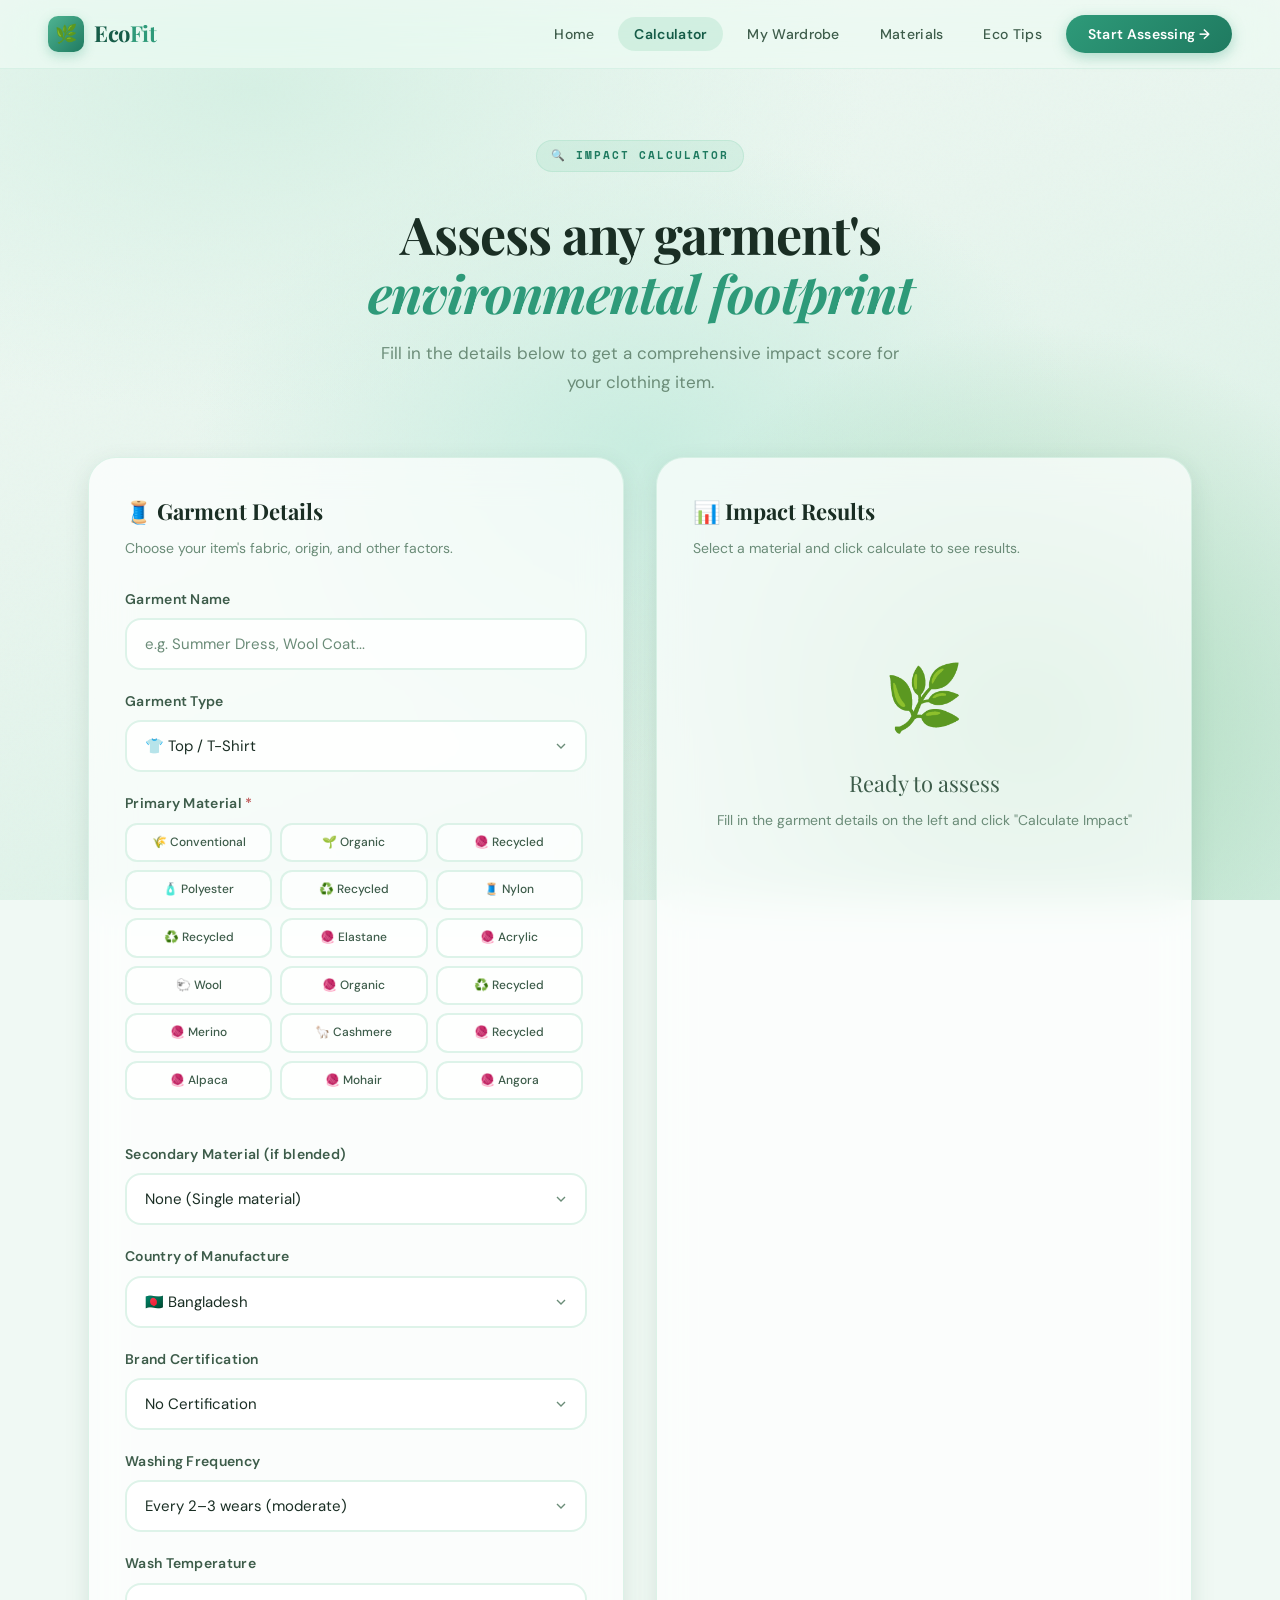
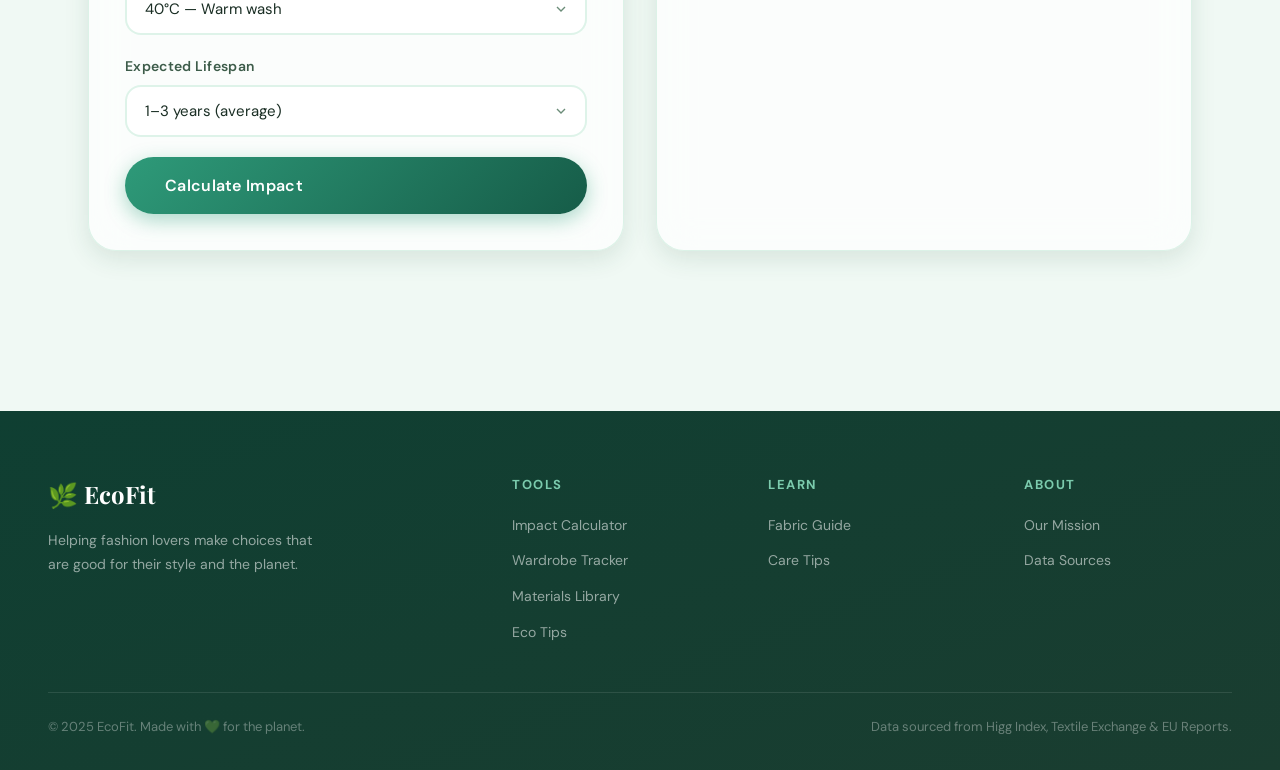
<file: calculator.html>
<!doctype html>
<html lang="en">
    <head>
        <meta charset="UTF-8" />
        <meta name="viewport" content="width=device-width, initial-scale=1.0" />
        <title>Impact Calculator — EcoFit</title>
        <link rel="stylesheet" href="style.css" />
        <link
            rel="icon"
            href="data:image/svg+xml,<svg xmlns='http://www.w3.org/2000/svg' viewBox='0 0 100 100'><text y='.9em' font-size='90'>🌿</text></svg>"
        />
        <style>
            .calc-hero {
                padding: 140px 48px 60px;
                text-align: center;
                max-width: 700px;
                margin: 0 auto;
            }

            /* === Two Panel Layout === */
            .calc-layout {
                display: grid;
                grid-template-columns: 1fr 1fr;
                gap: 32px;
                max-width: 1200px;
                margin: 0 auto;
                padding: 0 48px 80px;
            }

            .calc-panel {
                background: rgba(255, 255, 255, 0.7);
                backdrop-filter: blur(20px);
                border: 1px solid rgba(172, 224, 201, 0.4);
                border-radius: 28px;
                padding: 36px;
                box-shadow: var(--shadow-md);
            }

            .panel-title {
                font-family: "Playfair Display", serif;
                font-size: 22px;
                font-weight: 700;
                color: var(--text-dark);
                margin-bottom: 8px;
                display: flex;
                align-items: center;
                gap: 10px;
            }

            .panel-subtitle {
                font-size: 14px;
                color: var(--text-light);
                margin-bottom: 28px;
            }

            /* === Material Selector === */
            .material-grid {
                display: grid;
                grid-template-columns: repeat(3, 1fr);
                gap: 8px;
                margin-bottom: 20px;
                max-height: 280px;
                overflow-y: auto;
                padding-right: 4px;
            }

            .material-grid::-webkit-scrollbar {
                width: 4px;
            }
            .material-grid::-webkit-scrollbar-thumb {
                background: var(--celadon-300);
                border-radius: 2px;
            }

            .mat-chip {
                padding: 10px 8px;
                border: 2px solid rgba(172, 224, 201, 0.4);
                border-radius: 12px;
                font-size: 12px;
                font-weight: 500;
                cursor: pointer;
                transition: var(--spring);
                text-align: center;
                background: rgba(255, 255, 255, 0.6);
                color: var(--text-mid);
                line-height: 1.3;
            }

            .mat-chip:hover {
                border-color: var(--celadon-400);
                background: rgba(172, 224, 201, 0.2);
                transform: scale(1.03);
            }

            .mat-chip.selected {
                border-color: var(--celadon-500);
                background: linear-gradient(
                    135deg,
                    rgba(172, 224, 201, 0.4),
                    rgba(172, 224, 201, 0.2)
                );
                color: var(--celadon-700);
                font-weight: 600;
                box-shadow: 0 2px 8px rgba(46, 154, 121, 0.2);
            }

            /* === Result Panel === */
            .result-score-ring {
                position: relative;
                width: 180px;
                height: 180px;
                margin: 0 auto 28px;
            }

            .result-score-ring svg {
                transform: rotate(-90deg);
            }

            .result-score-text {
                position: absolute;
                inset: 0;
                display: flex;
                flex-direction: column;
                align-items: center;
                justify-content: center;
            }

            .score-big {
                font-family: "Playfair Display", serif;
                font-size: 52px;
                font-weight: 900;
                line-height: 1;
            }

            .score-label {
                font-size: 12px;
                font-weight: 600;
                text-transform: uppercase;
                letter-spacing: 1px;
                margin-top: 4px;
            }

            /* === Metric Cards === */
            .metric-row {
                display: grid;
                grid-template-columns: repeat(3, 1fr);
                gap: 12px;
                margin-bottom: 20px;
            }

            .metric-item {
                background: rgba(255, 255, 255, 0.6);
                border: 1px solid rgba(172, 224, 201, 0.3);
                border-radius: 14px;
                padding: 14px 12px;
                text-align: center;
            }

            .metric-icon {
                font-size: 22px;
                margin-bottom: 6px;
            }
            .metric-value {
                font-family: "Space Mono", monospace;
                font-size: 16px;
                font-weight: 700;
                color: var(--celadon-700);
            }
            .metric-label {
                font-size: 10px;
                color: var(--text-light);
                text-transform: uppercase;
                letter-spacing: 1px;
                margin-top: 2px;
            }

            /* === Breakdown Bars === */
            .breakdown-item {
                margin-bottom: 16px;
            }

            .breakdown-header {
                display: flex;
                justify-content: space-between;
                margin-bottom: 6px;
                font-size: 13px;
            }

            .breakdown-name {
                font-weight: 600;
                color: var(--text-mid);
            }
            .breakdown-pct {
                font-weight: 700;
                color: var(--text-dark);
            }

            .breakdown-bar {
                height: 8px;
                background: rgba(172, 224, 201, 0.2);
                border-radius: 4px;
                overflow: hidden;
            }

            .breakdown-fill {
                height: 100%;
                border-radius: 4px;
                transition: width 1.2s cubic-bezier(0.4, 0, 0.2, 1);
            }

            /* === Alternatives === */
            .alt-card {
                display: flex;
                align-items: center;
                gap: 14px;
                padding: 14px 16px;
                background: rgba(255, 255, 255, 0.6);
                border: 1px solid rgba(172, 224, 201, 0.4);
                border-radius: 14px;
                margin-bottom: 10px;
                transition: var(--spring);
                cursor: pointer;
            }

            .alt-card:hover {
                transform: translateX(4px);
                background: rgba(172, 224, 201, 0.2);
                border-color: var(--celadon-400);
            }

            .alt-icon {
                font-size: 24px;
            }

            .alt-info {
                flex: 1;
            }
            .alt-name {
                font-weight: 600;
                font-size: 14px;
                color: var(--text-dark);
            }
            .alt-desc {
                font-size: 12px;
                color: var(--text-light);
            }

            .alt-score {
                font-family: "Space Mono", monospace;
                font-size: 16px;
                font-weight: 700;
            }

            /* === Empty State === */
            .empty-state {
                text-align: center;
                padding: 60px 20px;
            }

            .empty-icon {
                font-size: 64px;
                margin-bottom: 16px;
            }
            .empty-title {
                font-family: "Playfair Display", serif;
                font-size: 22px;
                color: var(--text-mid);
                margin-bottom: 8px;
            }
            .empty-desc {
                font-size: 14px;
                color: var(--text-light);
            }

            /* === Save Button === */
            .save-section {
                padding-top: 20px;
                border-top: 1px solid rgba(172, 224, 201, 0.4);
                display: flex;
                gap: 10px;
            }

            /* === Country flags === */
            .country-flag {
                margin-right: 6px;
            }

            @media (max-width: 900px) {
                .calc-layout {
                    grid-template-columns: 1fr;
                    padding: 0 20px 60px;
                }
                .material-grid {
                    grid-template-columns: repeat(4, 1fr);
                    max-height: none;
                }
                .calc-hero {
                    padding: 120px 20px 40px;
                }
            }

            @media (max-width: 600px) {
                .material-grid {
                    grid-template-columns: repeat(3, 1fr);
                }
                .metric-row {
                    grid-template-columns: 1fr 1fr;
                }
            }
        </style>
    </head>
    <body>
        <div class="page-bg"></div>

        <nav class="navbar">
            <a href="index.html" class="nav-logo">
                <div class="nav-logo-icon">🌿</div>
                <span class="nav-logo-text">Eco<span>Fit</span></span>
            </a>
            <ul class="nav-links">
                <li><a href="index.html">Home</a></li>
                <li><a href="calculator.html" class="active">Calculator</a></li>
                <li><a href="wardrobe.html">My Wardrobe</a></li>
                <li><a href="materials.html">Materials</a></li>
                <li><a href="tips.html">Eco Tips</a></li>
                <li>
                    <a href="calculator.html" class="nav-cta"
                        >Start Assessing →</a
                    >
                </li>
            </ul>
            <div class="hamburger"><span></span><span></span><span></span></div>
        </nav>

        <div class="calc-hero page-transition">
            <span class="section-tag">🔍 Impact Calculator</span>
            <h1 class="section-title" style="margin-top: 16px">
                Assess any garment's<br /><em>environmental footprint</em>
            </h1>
            <p class="section-subtitle">
                Fill in the details below to get a comprehensive impact score
                for your clothing item.
            </p>
        </div>

        <div class="calc-layout">
            <!-- INPUT PANEL -->
            <div class="calc-panel">
                <div class="panel-title">🧵 Garment Details</div>
                <p class="panel-subtitle">
                    Choose your item's fabric, origin, and other factors.
                </p>

                <!-- Garment Name -->
                <div class="form-group">
                    <label>Garment Name</label>
                    <input
                        type="text"
                        id="garmentName"
                        placeholder="e.g. Summer Dress, Wool Coat..."
                    />
                </div>

                <!-- Garment Type -->
                <div class="form-group">
                    <label>Garment Type</label>
                    <select id="garmentType">
                        <option value="top">👕 Top / T-Shirt</option>
                        <option value="pants">👖 Pants / Jeans</option>
                        <option value="dress">👗 Dress / Skirt</option>
                        <option value="jacket">🧥 Jacket / Coat</option>
                        <option value="shoes">👟 Shoes / Footwear</option>
                        <option value="accessories">🧣 Accessories</option>
                        <option value="underwear">🩲 Underwear / Socks</option>
                        <option value="sportswear">🏃 Sportswear</option>
                    </select>
                </div>

                <!-- Primary Material -->
                <div class="form-group">
                    <label
                        >Primary Material
                        <span style="color: var(--danger)">*</span></label
                    >
                    <div class="material-grid" id="materialGrid"></div>
                </div>

                <!-- Secondary Material -->
                <div class="form-group">
                    <label>Secondary Material (if blended)</label>
                    <select id="secondaryMaterial">
                        <option value="none">None (Single material)</option>
                        <option value="cotton-conventional">
                            Conventional Cotton
                        </option>
                        <option value="cotton-organic">Organic Cotton</option>
                        <option value="polyester">Polyester</option>
                        <option value="recycled-polyester">
                            Recycled Polyester
                        </option>
                        <option value="elastane">Elastane/Spandex</option>
                        <option value="nylon">Nylon</option>
                        <option value="wool">Wool</option>
                        <option value="linen">Linen</option>
                        <option value="viscose">Viscose/Rayon</option>
                    </select>
                </div>

                <!-- Country of Origin -->
                <div class="form-group">
                    <label>Country of Manufacture</label>
                    <select id="countryOrigin">
                        <option value="Bangladesh">🇧🇩 Bangladesh</option>
                        <option value="China">🇨🇳 China</option>
                        <option value="India">🇮🇳 India</option>
                        <option value="Vietnam">🇻🇳 Vietnam</option>
                        <option value="Portugal">🇵🇹 Portugal</option>
                        <option value="Germany">🇩🇪 Germany</option>
                        <option value="Italy">🇮🇹 Italy</option>
                        <option value="USA">🇺🇸 USA</option>
                        <option value="Japan">🇯🇵 Japan</option>
                        <option value="UK">🇬🇧 UK</option>
                        <option value="Local">🏡 Local/Handmade</option>
                        <option value="Unknown">❓ Unknown</option>
                    </select>
                </div>

                <!-- Certification -->
                <div class="form-group">
                    <label>Brand Certification</label>
                    <select id="certification">
                        <option value="None">No Certification</option>
                        <option value="GOTS">
                            🌿 GOTS — Global Organic Textile Standard
                        </option>
                        <option value="Fair-Trade">
                            🤝 Fair Trade Certified
                        </option>
                        <option value="B-Corp">🅱️ B Corp Certified</option>
                        <option value="Oeko-Tex">
                            🏷️ OEKO-TEX® Standard 100
                        </option>
                        <option value="bluesign">💧 bluesign® Approved</option>
                    </select>
                </div>

                <!-- Care Habits -->
                <div class="form-group">
                    <label>Washing Frequency</label>
                    <select id="washFreq">
                        <option value="1">
                            After every wear (high impact)
                        </option>
                        <option value="0.7" selected>
                            Every 2–3 wears (moderate)
                        </option>
                        <option value="0.4">Every 5+ wears (low impact)</option>
                        <option value="0.2">
                            Rarely / spot clean (very low)
                        </option>
                    </select>
                </div>

                <!-- Wash Temperature -->
                <div class="form-group">
                    <label>Wash Temperature</label>
                    <select id="washTemp">
                        <option value="1.3">60°C — Hot wash</option>
                        <option value="1.0" selected>40°C — Warm wash</option>
                        <option value="0.7">30°C — Cool wash</option>
                        <option value="0.4">Cold wash</option>
                    </select>
                </div>

                <!-- Expected Lifespan -->
                <div class="form-group">
                    <label>Expected Lifespan</label>
                    <select id="lifespan">
                        <option value="1.4">
                            Less than 1 year (fast fashion)
                        </option>
                        <option value="1.0" selected>
                            1–3 years (average)
                        </option>
                        <option value="0.7">3–5 years</option>
                        <option value="0.4">5+ years (long-lasting)</option>
                        <option value="0.2">
                            Vintage / Second-hand (very low)
                        </option>
                    </select>
                </div>

                <button
                    id="btnCalc"
                    class="btn btn-primary btn-lg"
                    style="width: 100%"
                >
                    Calculate Impact
                </button>

            </div>

            <!-- RESULT PANEL -->
            <div class="calc-panel" id="resultPanel">
                <div class="panel-title">📊 Impact Results</div>
                <p class="panel-subtitle">
                    Select a material and click calculate to see results.
                </p>

                <div id="emptyState" class="empty-state">
                    <div class="empty-icon">🌿</div>
                    <div class="empty-title">Ready to assess</div>
                    <div class="empty-desc">
                        Fill in the garment details on the left and click
                        "Calculate Impact"
                    </div>
                </div>

                <div id="resultContent" style="display: none">
                    <!-- Score Ring -->
                    <div class="result-score-ring">
                        <svg width="180" height="180" viewBox="0 0 180 180">
                            <circle
                                cx="90"
                                cy="90"
                                r="76"
                                fill="none"
                                stroke="rgba(172,224,201,0.2)"
                                stroke-width="14"
                            />
                            <circle
                                cx="90"
                                cy="90"
                                r="76"
                                fill="none"
                                stroke="var(--celadon-400)"
                                stroke-width="14"
                                stroke-linecap="round"
                                stroke-dasharray="477.5"
                                id="scoreArc"
                                stroke-dashoffset="477.5"
                            />
                        </svg>
                        <div class="result-score-text">
                            <span
                                class="score-big"
                                id="scoreBig"
                                style="color: var(--celadon-500)"
                                >—</span
                            >
                            <span class="score-label" id="scoreLabel"
                                >Impact</span
                            >
                        </div>
                    </div>

                    <!-- Metrics -->
                    <div class="metric-row">
                        <div class="metric-item">
                            <div class="metric-icon">💨</div>
                            <div class="metric-value" id="metricCO2">—</div>
                            <div class="metric-label">kg CO₂</div>
                        </div>
                        <div class="metric-item">
                            <div class="metric-icon">💧</div>
                            <div class="metric-value" id="metricWater">—</div>
                            <div class="metric-label">L Water</div>
                        </div>
                        <div class="metric-item">
                            <div class="metric-icon">☠️</div>
                            <div class="metric-value" id="metricToxicity">
                                —
                            </div>
                            <div class="metric-label">Toxicity</div>
                        </div>
                    </div>

                    <!-- Breakdown Bars -->
                    <div style="margin-bottom: 24px">
                        <div
                            style="
                                font-size: 13px;
                                font-weight: 700;
                                color: var(--text-mid);
                                margin-bottom: 12px;
                                text-transform: uppercase;
                                letter-spacing: 1px;
                            "
                        >
                            Impact Breakdown
                        </div>
                        <div class="breakdown-item">
                            <div class="breakdown-header">
                                <span class="breakdown-name"
                                    >💨 Carbon Footprint</span
                                >
                                <span class="breakdown-pct" id="co2Pct"
                                    >—%</span
                                >
                            </div>
                            <div class="breakdown-bar">
                                <div
                                    class="breakdown-fill"
                                    id="co2Bar"
                                    style="
                                        width: 0;
                                        background: linear-gradient(
                                            90deg,
                                            var(--celadon-500),
                                            var(--celadon-400)
                                        );
                                    "
                                ></div>
                            </div>
                        </div>
                        <div class="breakdown-item">
                            <div class="breakdown-header">
                                <span class="breakdown-name"
                                    >💧 Water Usage</span
                                >
                                <span class="breakdown-pct" id="waterPct"
                                    >—%</span
                                >
                            </div>
                            <div class="breakdown-bar">
                                <div
                                    class="breakdown-fill"
                                    id="waterBar"
                                    style="
                                        width: 0;
                                        background: linear-gradient(
                                            90deg,
                                            #4a9fd4,
                                            #6ab8e8
                                        );
                                    "
                                ></div>
                            </div>
                        </div>
                        <div class="breakdown-item">
                            <div class="breakdown-header">
                                <span class="breakdown-name"
                                    >🏭 Manufacturing</span
                                >
                                <span class="breakdown-pct" id="mfgPct"
                                    >—%</span
                                >
                            </div>
                            <div class="breakdown-bar">
                                <div
                                    class="breakdown-fill"
                                    id="mfgBar"
                                    style="
                                        width: 0;
                                        background: linear-gradient(
                                            90deg,
                                            var(--warn),
                                            #e8a050
                                        );
                                    "
                                ></div>
                            </div>
                        </div>
                        <div class="breakdown-item">
                            <div class="breakdown-header">
                                <span class="breakdown-name"
                                    >🧺 Care & Washing</span
                                >
                                <span class="breakdown-pct" id="carePct"
                                    >—%</span
                                >
                            </div>
                            <div class="breakdown-bar">
                                <div
                                    class="breakdown-fill"
                                    id="careBar"
                                    style="
                                        width: 0;
                                        background: linear-gradient(
                                            90deg,
                                            #d47070,
                                            #e89090
                                        );
                                    "
                                ></div>
                            </div>
                        </div>
                    </div>

                    <!-- Impact Badge -->
                    <div
                        id="impactBadge"
                        style="
                            text-align: center;
                            padding: 16px;
                            border-radius: 14px;
                            margin-bottom: 20px;
                        "
                    ></div>

                    <!-- Alternatives -->
                    <div id="altSection">
                        <div
                            style="
                                font-size: 13px;
                                font-weight: 700;
                                color: var(--text-mid);
                                margin-bottom: 12px;
                                text-transform: uppercase;
                                letter-spacing: 1px;
                            "
                        >
                            🌱 Better Alternatives
                        </div>
                        <div id="altList"></div>
                    </div>

                    <!-- Save -->
                    <div class="save-section">
                        <button
                            class="btn btn-primary"
                            style="flex: 1; justify-content: center"
                            onclick="saveToWardrobe()"
                        >
                            💾 Save to Wardrobe
                        </button>
                        <button class="btn btn-secondary" onclick="resetCalc()">
                            ↺ Reset
                        </button>
                    </div>
                </div>
            </div>
        </div>

        <!-- FOOTER -->
        <footer class="footer">
            <div class="footer-grid">
                <div class="footer-brand">
                    <div class="footer-logo">🌿 EcoFit</div>
                    <p>
                        Helping fashion lovers make choices that are good for
                        their style and the planet.
                    </p>
                </div>
                <div class="footer-col">
                    <h4>Tools</h4>
                    <ul>
                        <li><a href="calculator.html">Impact Calculator</a></li>
                        <li><a href="wardrobe.html">Wardrobe Tracker</a></li>
                        <li><a href="materials.html">Materials Library</a></li>
                        <li><a href="tips.html">Eco Tips</a></li>
                    </ul>
                </div>
                <div class="footer-col">
                    <h4>Learn</h4>
                    <ul>
                        <li><a href="materials.html">Fabric Guide</a></li>
                        <li><a href="tips.html">Care Tips</a></li>
                    </ul>
                </div>
                <div class="footer-col">
                    <h4>About</h4>
                    <ul>
                        <li><a href="#">Our Mission</a></li>
                        <li><a href="#">Data Sources</a></li>
                    </ul>
                </div>
            </div>
            <div class="footer-bottom">
                <span>© 2025 EcoFit. Made with 💚 for the planet.</span>
                <span
                    >Data sourced from Higg Index, Textile Exchange & EU
                    Reports.</span
                >
            </div>
        </footer>

        <script>
// EcoFit — master bundle (also embedded in *.html). Edit this file, then run sync-ecofit-into-html.ps1 to refresh pages.

// EcoFit — material library (embedded; works offline).
// Optional: materials.json overrides when fetch works (local server).
window.ECOFIT_MATERIALS = {
  "cotton-conventional": {
    "name": "Conventional Cotton",
    "category": "Natural",
    "co2": 5.9,
    "water": 10000,
    "score": 62,
    "description": "Grown with synthetic pesticides and fertilisers; very thirsty (≈10,000 L/kg). Most common apparel fibre worldwide.",
    "alternatives": ["cotton-organic", "hemp", "linen"]
  },
  "cotton-organic": {
    "name": "Organic Cotton",
    "category": "Natural",
    "co2": 3.8,
    "water": 7000,
    "score": 35,
    "description": "No synthetic pesticides; lower water and energy than conventional cotton; look for GOTS.",
    "alternatives": ["hemp", "linen", "tencel"]
  },
  "recycled-cotton": {
    "name": "Recycled Cotton",
    "category": "Recycled",
    "co2": 2.1,
    "water": 800,
    "score": 24,
    "description": "Mechanically or chemically recycled from textile waste; saves water and avoids virgin farming.",
    "alternatives": ["hemp", "linen"]
  },
  "polyester": {
    "name": "Polyester",
    "category": "Synthetic",
    "co2": 9.5,
    "water": 125,
    "score": 78,
    "description": "Petroleum-based; energy-intensive; sheds microplastics in every wash.",
    "alternatives": ["recycled-polyester", "tencel"]
  },
  "recycled-polyester": {
    "name": "Recycled Polyester (rPET)",
    "category": "Recycled",
    "co2": 3.2,
    "water": 100,
    "score": 28,
    "description": "Made from post-consumer bottles or textile waste; much lower footprint than virgin polyester.",
    "alternatives": ["tencel", "hemp"]
  },
  "nylon": {
    "name": "Nylon (Polyamide)",
    "category": "Synthetic",
    "co2": 7.6,
    "water": 200,
    "score": 72,
    "description": "High energy use; nitrous oxide from production; common in activewear and hosiery.",
    "alternatives": ["recycled-nylon", "tencel"]
  },
  "recycled-nylon": {
    "name": "Recycled Nylon",
    "category": "Recycled",
    "co2": 2.8,
    "water": 180,
    "score": 25,
    "description": "Often from fishing nets or industrial scrap; strong performance with lower impact.",
    "alternatives": ["tencel"]
  },
  "elastane": {
    "name": "Elastane / Spandex / Lycra®",
    "category": "Synthetic",
    "co2": 12.0,
    "water": 150,
    "score": 82,
    "description": "Almost always blended in small %; fossil-based and hard to recycle at end of life.",
    "alternatives": ["recycled-polyester"]
  },
  "acrylic": {
    "name": "Acrylic",
    "category": "Synthetic",
    "co2": 8.2,
    "water": 200,
    "score": 75,
    "description": "Wool-like synthetic; energy-intensive; can release microfibres.",
    "alternatives": ["recycled-wool", "wool"]
  },
  "wool": {
    "name": "Wool (Virgin)",
    "category": "Animal",
    "co2": 5.5,
    "water": 170,
    "score": 50,
    "description": "Durable and biodegradable; methane from sheep is a major part of footprint.",
    "alternatives": ["recycled-wool", "organic-wool"]
  },
  "organic-wool": {
    "name": "Organic Wool",
    "category": "Animal",
    "co2": 4.2,
    "water": 160,
    "score": 38,
    "description": "Pasture and animal welfare standards; fewer synthetic inputs than conventional wool.",
    "alternatives": ["recycled-wool", "linen"]
  },
  "recycled-wool": {
    "name": "Recycled Wool",
    "category": "Recycled",
    "co2": 1.8,
    "water": 80,
    "score": 18,
    "description": "Reclaimed from pre- or post-consumer knitwear; excellent low-impact option.",
    "alternatives": []
  },
  "merino-wool": {
    "name": "Merino Wool",
    "category": "Animal",
    "co2": 6.0,
    "water": 180,
    "score": 55,
    "description": "Fine fibre for base layers; similar land and methane considerations as wool.",
    "alternatives": ["recycled-wool", "tencel"]
  },
  "cashmere": {
    "name": "Cashmere",
    "category": "Animal",
    "co2": 105,
    "water": 15000,
    "score": 95,
    "description": "Very high land use and degradation per kg; luxury staple with outsized impact.",
    "alternatives": ["recycled-cashmere", "wool", "tencel"]
  },
  "recycled-cashmere": {
    "name": "Recycled Cashmere",
    "category": "Recycled",
    "co2": 8.0,
    "water": 1200,
    "score": 42,
    "description": "Blends of reclaimed cashmere fibres; far better than virgin cashmere.",
    "alternatives": ["recycled-wool", "tencel"]
  },
  "alpaca": {
    "name": "Alpaca Fibre",
    "category": "Animal",
    "co2": 12.0,
    "water": 800,
    "score": 58,
    "description": "Soft luxury fibre; lower methane per animal than sheep but still animal agriculture.",
    "alternatives": ["recycled-wool", "tencel"]
  },
  "mohair": {
    "name": "Mohair",
    "category": "Animal",
    "co2": 9.0,
    "water": 600,
    "score": 60,
    "description": "From angora goats; durable sheen; welfare and land use vary by farm.",
    "alternatives": ["wool", "tencel"]
  },
  "angora": {
    "name": "Angora (Rabbit)",
    "category": "Animal",
    "co2": 7.0,
    "water": 500,
    "score": 52,
    "description": "Very fine; ethical sourcing critical — many brands have phased out.",
    "alternatives": ["wool", "tencel"]
  },
  "silk": {
    "name": "Silk",
    "category": "Animal",
    "co2": 35,
    "water": 3800,
    "score": 70,
    "description": "Boiling cocoons uses energy and water; biodegradable and long-lasting.",
    "alternatives": ["tencel", "cupro", "linen"]
  },
  "down-feather": {
    "name": "Down & Feather",
    "category": "Animal",
    "co2": 18.0,
    "water": 2500,
    "score": 68,
    "description": "Fill for jackets and bedding; traceability and live-plucking concerns matter.",
    "alternatives": ["recycled-polyester", "recycled-wool"]
  },
  "linen": {
    "name": "Linen (Flax)",
    "category": "Natural",
    "co2": 1.7,
    "water": 500,
    "score": 20,
    "description": "Flax needs little irrigation and few pesticides; strong and biodegradable.",
    "alternatives": []
  },
  "hemp": {
    "name": "Hemp",
    "category": "Natural",
    "co2": 0.9,
    "water": 300,
    "score": 12,
    "description": "Fast-growing, low inputs; excellent for denim, tees, and blends.",
    "alternatives": []
  },
  "ramie": {
    "name": "Ramie",
    "category": "Natural",
    "co2": 2.2,
    "water": 400,
    "score": 22,
    "description": "Bast fibre like linen; lustrous; processing can be chemical-heavy.",
    "alternatives": ["linen", "hemp"]
  },
  "jute": {
    "name": "Jute",
    "category": "Natural",
    "co2": 1.1,
    "water": 350,
    "score": 15,
    "description": "Coarse bast fibre; bags and linings; very low impact crop.",
    "alternatives": ["hemp", "linen"]
  },
  "tencel": {
    "name": "TENCEL™ / Lyocell",
    "category": "Semi-synthetic",
    "co2": 2.0,
    "water": 700,
    "score": 22,
    "description": "Wood pulp in closed-loop solvent recovery; soft drape, biodegradable.",
    "alternatives": ["linen", "hemp"]
  },
  "modal": {
    "name": "Modal",
    "category": "Semi-synthetic",
    "co2": 2.8,
    "water": 900,
    "score": 32,
    "description": "Regenerated cellulose like viscose; often from beech; check responsible forestry.",
    "alternatives": ["tencel", "linen"]
  },
  "viscose": {
    "name": "Viscose / Rayon",
    "category": "Semi-synthetic",
    "co2": 4.8,
    "water": 3000,
    "score": 55,
    "description": "Wood pulp with chemical spinning; can drive deforestation if not certified.",
    "alternatives": ["tencel", "modal", "linen"]
  },
  "cupro": {
    "name": "Cupro / Bemberg™",
    "category": "Semi-synthetic",
    "co2": 4.0,
    "water": 2200,
    "score": 48,
    "description": "Regenerated from cotton linter; silk-like hand; chemical recovery matters.",
    "alternatives": ["tencel", "silk"]
  },
  "acetate": {
    "name": "Acetate",
    "category": "Semi-synthetic",
    "co2": 4.5,
    "water": 800,
    "score": 50,
    "description": "Lining fabric from wood pulp; less common in casual wear today.",
    "alternatives": ["tencel"]
  },
  "bamboo-viscose": {
    "name": "Bamboo Viscose",
    "category": "Semi-synthetic",
    "co2": 3.5,
    "water": 1400,
    "score": 40,
    "description": "Often marketed as eco; chemically identical to rayon unless lyocell process.",
    "alternatives": ["tencel", "hemp", "linen"]
  },
  "bamboo": {
    "name": "Bamboo (Generic)",
    "category": "Semi-synthetic",
    "co2": 2.5,
    "water": 1200,
    "score": 30,
    "description": "Fast-growing grass; impact depends heavily on processing (viscose vs mechanical).",
    "alternatives": ["hemp", "linen", "tencel"]
  },
  "leather": {
    "name": "Leather (Chrome Tan)",
    "category": "Animal",
    "co2": 17.0,
    "water": 17100,
    "score": 88,
    "description": "Livestock + tanning; very high water and chemical load; long-lived products help amortise.",
    "alternatives": ["cork", "vegan-leather", "pinatex"]
  },
  "vegetable-tanned-leather": {
    "name": "Vegetable-Tanned Leather",
    "category": "Animal",
    "co2": 14.0,
    "water": 12000,
    "score": 78,
    "description": "Traditional tannins; avoids chrome but still livestock-intensive.",
    "alternatives": ["cork", "pinatex"]
  },
  "vegan-leather": {
    "name": "Vegan Leather (PU / PVC)",
    "category": "Synthetic",
    "co2": 7.2,
    "water": 150,
    "score": 65,
    "description": "Plastic-based; lower than leather on some metrics but fossil-derived and hard to recycle.",
    "alternatives": ["cork", "recycled-polyester", "pinatex"]
  },
  "pinatex": {
    "name": "Piñatex® (Pineapple Leaf)",
    "category": "Natural",
    "co2": 2.4,
    "water": 400,
    "score": 28,
    "description": "Uses agricultural waste from pineapples; bio-based coating options exist.",
    "alternatives": ["cork", "vegan-leather"]
  },
  "cork": {
    "name": "Cork Fabric",
    "category": "Natural",
    "co2": 0.5,
    "water": 100,
    "score": 8,
    "description": "Harvested from bark without killing trees; carbon-negative cork oak landscapes.",
    "alternatives": []
  },
  "rubber-natural": {
    "name": "Natural Rubber",
    "category": "Natural",
    "co2": 2.0,
    "water": 400,
    "score": 35,
    "description": "Soles and elastic; from latex trees; deforestation risk if not responsibly sourced.",
    "alternatives": ["recycled-rubber"]
  },
  "recycled-rubber": {
    "name": "Recycled Rubber",
    "category": "Recycled",
    "co2": 1.0,
    "water": 100,
    "score": 20,
    "description": "Tyre and post-industrial scrap for soles and mats.",
    "alternatives": []
  },
  "neoprene": {
    "name": "Neoprene",
    "category": "Synthetic",
    "co2": 11.0,
    "water": 200,
    "score": 80,
    "description": "Wetsuits and structured garments; synthetic rubber, high embodied energy.",
    "alternatives": ["recycled-polyester"]
  },
  "pvc": {
    "name": "PVC / Vinyl",
    "category": "Synthetic",
    "co2": 6.5,
    "water": 100,
    "score": 85,
    "description": "Coatings, shiny fashion, rainwear; chlorine chemistry and plasticisers are concerns.",
    "alternatives": ["recycled-polyester", "polyurethane-coating"]
  },
  "polyurethane-coating": {
    "name": "Polyurethane (PU) Coating",
    "category": "Synthetic",
    "co2": 5.5,
    "water": 120,
    "score": 58,
    "description": "Waterproof layers on jackets; thinner than full PVC in many cases.",
    "alternatives": ["recycled-polyester"]
  },
  "fleece-polyester": {
    "name": "Polar Fleece (Polyester)",
    "category": "Synthetic",
    "co2": 8.8,
    "water": 130,
    "score": 76,
    "description": "Warm mid-layers; high microfibre shed — wash in a bag and prefer recycled content.",
    "alternatives": ["recycled-polyester", "wool"]
  },
  "sequin-metallic": {
    "name": "Sequins / Metallic Films",
    "category": "Synthetic",
    "co2": 10.0,
    "water": 300,
    "score": 88,
    "description": "PET or metalised plastic on mesh; hard to recycle and sheds particles.",
    "alternatives": ["recycled-polyester"]
  }
};

// EcoFit — app logic (calculator, wardrobe, nav).
if (typeof window.ECOFIT_MATERIALS === 'undefined') window.ECOFIT_MATERIALS = {};

function showToast(message, type = 'success', duration = 3000) {
  let container = document.querySelector('.toast-container');
  if (!container) {
    container = document.createElement('div');
    container.className = 'toast-container';
    document.body.appendChild(container);
  }
  const icons = { success: '✅', warning: '⚠️', error: '❌', info: 'ℹ️' };
  const toast = document.createElement('div');
  toast.className = 'toast';
  toast.innerHTML = `<span>${icons[type]}</span><span>${message}</span>`;
  container.appendChild(toast);
  setTimeout(() => {
    toast.style.animation = 'toastIn 0.3s reverse';
    setTimeout(() => toast.remove(), 300);
  }, duration);
}

function animateNumber(el, start, end, duration = 1500) {
  const startTime = performance.now();
  const update = (currentTime) => {
    const elapsed = currentTime - startTime;
    const progress = Math.min(elapsed / duration, 1);
    const eased = 1 - Math.pow(1 - progress, 3);
    const current = Math.round(start + (end - start) * eased);
    el.textContent = current.toLocaleString();
    if (progress < 1) requestAnimationFrame(update);
  };
  requestAnimationFrame(update);
}

function fillProgressBar(barEl, percent, delay = 0) {
  setTimeout(() => { barEl.style.width = Math.min(percent, 100) + '%'; }, delay);
}

function getImpactLevel(score) {
  if (score < 33) return { level: 'Low', color: 'good', emoji: '🌿', class: 'impact-low' };
  if (score < 66) return { level: 'Medium', color: 'warn', emoji: '⚡', class: 'impact-medium' };
  return { level: 'High', color: 'danger', emoji: '🔥', class: 'impact-high' };
}

let MaterialDB = window.ECOFIT_MATERIALS;

function loadMaterialsFromPage() {
  MaterialDB = window.ECOFIT_MATERIALS || MaterialDB;
}

/** When served over http(s), overlays data from materials.json in the same folder. file:// often cannot fetch; embedded data remains. */
async function tryLoadMaterialsFromJson() {
  try {
    const res = await fetch(new URL('materials.json', window.location.href), { cache: 'no-store' });
    if (!res.ok) return;
    const data = await res.json();
    if (!data || typeof data !== 'object' || Array.isArray(data)) return;
    if (Object.keys(data).length === 0) return;
    window.ECOFIT_MATERIALS = data;
    MaterialDB = data;
  } catch (_) {
    /* keep embedded library */
  }
}

const countryModifiers = {
  Bangladesh: 1.3, China: 1.1, India: 1.05, Vietnam: 1.2, Portugal: 0.85,
  Germany: 0.80, USA: 0.90, Italy: 0.88, Japan: 0.82, UK: 0.85, Local: 0.70, Unknown: 1.15
};

const certifications = {
  GOTS: { name: 'GOTS Certified', discount: 0.20, color: '#3a8c5c' },
  'Fair-Trade': { name: 'Fair Trade', discount: 0.15, color: '#5ab87a' },
  'B-Corp': { name: 'B Corp', discount: 0.10, color: '#4fb492' },
  Oeko_Tex: { name: 'OEKO_TEX®', discount: 0.12, color: '#6aad8c' },
  bluesign: { name: 'bluesign®', discount: 0.18, color: '#2e9a79' },
  None: { name: 'No Certification', discount: 0, color: '#c05c5c' }
};

const WardrobeDB = {
  key: 'ecofit_wardrobe',
  _cache: null,

  getAll() {
    if (this._cache !== null) return this._cache;
    try {
      this._cache = JSON.parse(localStorage.getItem(this.key)) || [];
    } catch {
      this._cache = [];
    }
    return this._cache;
  },

  _setCache(items) {
    this._cache = items;
    try {
      localStorage.setItem(this.key, JSON.stringify(items));
    } catch (_) {}
  },

  async hydrate() {
    this._cache = null;
    this._cache = this.getAll();
  },

  async add(item) {
    const items = [...this.getAll()];
    const payload = { ...item };
    delete payload.id;
    delete payload.dateAdded;
    payload.id = Date.now() + Math.floor(Math.random() * 1000);
    payload.dateAdded = new Date().toISOString();
    items.push(payload);
    this._setCache(items);
    return payload;
  },

  async remove(id) {
    const items = this.getAll().filter(i => String(i.id) !== String(id));
    this._setCache(items);
  },

  async clear() {
    this._setCache([]);
    localStorage.removeItem(this.key);
  },

  async addMany(newItems) {
    const items = [...this.getAll()];
    newItems.forEach(row => {
      const copy = { ...row, id: Date.now() + Math.random(), dateAdded: new Date().toISOString() };
      items.push(copy);
    });
    this._setCache(items);
    return items;
  },

  getStats() {
    const items = this.getAll();
    if (!items.length) return { total: 0, avgScore: 0, topMaterial: 'None' };
    const avgScore = Math.round(items.reduce((s, i) => s + i.impactScore, 0) / items.length);
    const materialCount = {};
    items.forEach(i => { materialCount[i.material] = (materialCount[i.material] || 0) + 1; });
    const topMaterial = Object.entries(materialCount).sort((a, b) => b[1] - a[1])[0]?.[0] || 'None';
    return { total: items.length, avgScore, topMaterial };
  }
};

window.EcoFit = {
  showToast,
  animateNumber,
  fillProgressBar,
  getImpactLevel,
  WardrobeDB,
  MaterialDB,
  countryModifiers,
  certifications,
  ready: null
};

window.EcoFit.ready = (async () => {
  try {
    await tryLoadMaterialsFromJson();
  } catch (e) {
    console.warn('EcoFit: materials.json', e);
  }
  try {
    loadMaterialsFromPage();
  } catch (e) {
    console.warn('EcoFit: loadMaterialsFromPage', e);
  }
  try {
    await WardrobeDB.hydrate();
  } catch (e) {
    console.warn('EcoFit: wardrobe hydrate', e);
  }
  try {
    window.EcoFit.MaterialDB = MaterialDB;
    window.dispatchEvent(new CustomEvent('ecofit-ready'));
  } catch (e) {
    console.warn('EcoFit: finish init', e);
  }
})();

try {
  const navbar = document.querySelector('.navbar');
  if (navbar) {
    window.addEventListener('scroll', () => {
      if (window.scrollY > 50) navbar.classList.add('scrolled');
      else navbar.classList.remove('scrolled');
    });
  }
} catch (e) { console.warn('EcoFit navbar', e); }

try {
  const hamburger = document.querySelector('.hamburger');
  const navLinks = document.querySelector('.nav-links');
  if (hamburger && navLinks) {
    hamburger.addEventListener('click', () => {
      navLinks.classList.toggle('open');
      hamburger.classList.toggle('active');
    });
  }
} catch (e) { console.warn('EcoFit hamburger', e); }

try {
  const observerOptions = { threshold: 0.15, rootMargin: '0px 0px -40px 0px' };
  const fadeObserver = new IntersectionObserver((entries) => {
    entries.forEach(entry => {
      if (entry.isIntersecting) {
        entry.target.classList.add('visible');
        fadeObserver.unobserve(entry.target);
      }
    });
  }, observerOptions);
  document.querySelectorAll('.fade-up').forEach(el => fadeObserver.observe(el));
} catch (e) {
  document.querySelectorAll('.fade-up').forEach(el => el.classList.add('visible'));
}

try {
  let page = (window.location.pathname || '').replace(/\\/g, '/');
  page = page.split('/').pop() || 'index.html';
  if (!page.includes('.')) page = 'index.html';
  document.querySelectorAll('.nav-links a').forEach(link => {
    const href = link.getAttribute('href') || '';
    const name = href.split('/').pop().split('?')[0];
    if (name && name === page) link.classList.add('active');
  });
} catch (e) { console.warn('EcoFit nav active', e); }

        </script>
        <script>
            (async () => {
            try {
            if (window.EcoFit && window.EcoFit.ready) {
                await window.EcoFit.ready.catch(function (err) {
                    console.warn("EcoFit ready:", err);
                });
            }
            if (!window.EcoFit) {
                throw new Error("ecofit.js did not run");
            }

            const {
                MaterialDB,
                countryModifiers,
                certifications,
                WardrobeDB,
                showToast,
                getImpactLevel,
            } = window.EcoFit;

            let selectedMaterial = null;

            // Build Material Grid
            const grid = document.getElementById("materialGrid");
            if (!grid) return;
            if (!MaterialDB || !Object.keys(MaterialDB).length) {
                grid.innerHTML =
                    '<p style="padding:14px;border-radius:12px;background:rgba(192,92,92,0.1);border:1px solid rgba(192,92,92,0.25);color:var(--danger);font-size:14px;line-height:1.55">No materials loaded. Ensure <strong>ecofit.js</strong> is in the same folder as this page. With a local server, <strong>materials.json</strong> can override the embedded library.</p>';
                return;
            }
            const materialEmojis = {
                "cotton-conventional": "🌾",
                "cotton-organic": "🌱",
                polyester: "🧴",
                "recycled-polyester": "♻️",
                nylon: "🧵",
                "recycled-nylon": "♻️",
                wool: "🐑",
                "recycled-wool": "♻️",
                linen: "🌿",
                hemp: "🌿",
                tencel: "🪴",
                bamboo: "🎋",
                leather: "🐄",
                "vegan-leather": "🎭",
                cork: "🍾",
                viscose: "🌲",
                cashmere: "🦙",
                silk: "🐛",
            };

            Object.entries(MaterialDB).forEach(([key, mat]) => {
                const chip = document.createElement("div");
                chip.className = "mat-chip";
                chip.dataset.key = key;
                chip.innerHTML = `${materialEmojis[key] || "🧶"} ${String(mat.name || "").trim().split(/\s+/)[0] || "Material"}`;
                chip.title = mat.name || key;
                chip.addEventListener("click", () => {
                    document
                        .querySelectorAll(".mat-chip")
                        .forEach((c) => c.classList.remove("selected"));
                    chip.classList.add("selected");
                    selectedMaterial = key;
                });
                grid.appendChild(chip);
            });

            let currentResult = null;

            function calculateImpact() {
                if (!selectedMaterial) {
                    showToast(
                        "Please select a primary material first!",
                        "warning",
                    );
                    return;
                }

                const mat = MaterialDB[selectedMaterial];
                const country = document.getElementById("countryOrigin").value;
                const cert = document.getElementById("certification").value;
                const washFreq = parseFloat(
                    document.getElementById("washFreq").value,
                );
                const washTemp = parseFloat(
                    document.getElementById("washTemp").value,
                );
                const lifespan = parseFloat(
                    document.getElementById("lifespan").value,
                );

                const countryMod = countryModifiers[country] || 1.0;
                const certDiscount = certifications[cert]?.discount || 0;

                // Calculate score
                let rawScore = mat.score;
                rawScore *= countryMod;
                rawScore *= 1 - certDiscount;
                rawScore *= washFreq;
                rawScore *= washTemp;
                rawScore *= lifespan;

                // Blend with secondary material
                const secondary =
                    document.getElementById("secondaryMaterial").value;
                if (
                    secondary &&
                    secondary !== "none" &&
                    MaterialDB[secondary]
                ) {
                    rawScore =
                        rawScore * 0.7 + MaterialDB[secondary].score * 0.3;
                }

                const finalScore = Math.min(Math.round(rawScore), 100);
                const co2 = (
                    mat.co2 *
                    countryMod *
                    (1 - certDiscount * 0.5)
                ).toFixed(1);
                const water = Math.round(
                    mat.water * countryMod * (1 - certDiscount * 0.3),
                );

                // Breakdown percentages
                const co2Weight = 40;
                const waterWeight = 35;
                const mfgWeight = Math.round(countryMod * 15);
                const careWeight = Math.round(washFreq * washTemp * 10);

                const impact = getImpactLevel(finalScore);
                currentResult = {
                    garmentName:
                        document.getElementById("garmentName").value ||
                        "Unnamed Garment",
                    garmentType: document.getElementById("garmentType").value,
                    material: selectedMaterial,
                    country,
                    cert,
                    impactScore: finalScore,
                    co2,
                    water,
                };

                // Show result
                document.getElementById("emptyState").style.display = "none";
                document.getElementById("resultContent").style.display =
                    "block";

                // Animate score
                const scoreEl = document.getElementById("scoreBig");
                let current = 0;
                const target = finalScore;
                const increment = target / 40;
                const scoreColors = {
                    low: "var(--good)",
                    medium: "var(--warn)",
                    high: "var(--danger)",
                };
                scoreEl.style.color = scoreColors[impact.level.toLowerCase()];
                document.getElementById("scoreLabel").textContent =
                    impact.level + " Impact";
                document.getElementById("scoreLabel").style.color =
                    scoreColors[impact.level.toLowerCase()];

                const counter = setInterval(() => {
                    current = Math.min(current + increment, target);
                    scoreEl.textContent = Math.round(current);
                    if (current >= target) clearInterval(counter);
                }, 25);

                // Arc animation
                const arc = document.getElementById("scoreArc");
                const circumference = 477.5;
                const arcColors = {
                    Low: "var(--good)",
                    Medium: "var(--warn)",
                    High: "var(--danger)",
                };
                arc.style.stroke =
                    arcColors[impact.level] || "var(--celadon-400)";
                setTimeout(() => {
                    arc.style.transition =
                        "stroke-dashoffset 1.2s cubic-bezier(0.4,0,0.2,1)";
                    arc.style.strokeDashoffset =
                        circumference - (finalScore / 100) * circumference;
                }, 100);

                // Metrics
                document.getElementById("metricCO2").textContent = co2;
                document.getElementById("metricWater").textContent =
                    water.toLocaleString();
                const toxLabels = {
                    low: "Low",
                    medium: "Medium",
                    high: "High",
                };
                document.getElementById("metricToxicity").textContent =
                    impact.level;

                // Bars
                const setPct = (id, barId, pct) => {
                    document.getElementById(id).textContent = pct + "%";
                    setTimeout(() => {
                        document.getElementById(barId).style.width = pct + "%";
                    }, 200);
                };
                setPct("co2Pct", "co2Bar", co2Weight);
                setPct("waterPct", "waterBar", waterWeight);
                setPct("mfgPct", "mfgBar", mfgWeight);
                setPct("carePct", "careBar", Math.min(careWeight, 25));

                // Badge
                const badgeColors = {
                    Low: "#e6f7ee",
                    Medium: "#fff3e0",
                    High: "#ffebeb",
                };
                const badgeText = {
                    Low: "#2e7d32",
                    Medium: "#e65100",
                    High: "#b71c1c",
                };
                const badgeMessages = {
                    Low: "🌿 Great choice! This garment has a relatively low environmental impact.",
                    Medium: "⚡ Moderate impact. There's room for improvement — check the alternatives below.",
                    High: "🔥 High impact. Consider eco-friendly alternatives to reduce your footprint significantly.",
                };
                const badge = document.getElementById("impactBadge");
                badge.style.background = badgeColors[impact.level];
                badge.style.color = badgeText[impact.level];
                badge.style.border = `1px solid ${badgeText[impact.level]}30`;
                badge.innerHTML = `<strong style="font-size:15px">${impact.emoji} ${impact.level} Environmental Impact (Score: ${finalScore}/100)</strong><br><span style="font-size:13px;margin-top:6px;display:block">${badgeMessages[impact.level]}</span>`;

                // Alternatives
                const altList = document.getElementById("altList");
                altList.innerHTML = "";
                const alts = mat.alternatives;
                if (alts && alts.length > 0) {
                    alts.forEach((altKey) => {
                        const alt = MaterialDB[altKey];
                        if (!alt) return;
                        const altImpact = getImpactLevel(alt.score);
                        const card = document.createElement("div");
                        card.className = "alt-card";
                        card.innerHTML = `
            <div class="alt-icon">${materialEmojis[altKey] || "🌿"}</div>
            <div class="alt-info">
              <div class="alt-name">${alt.name}</div>
              <div class="alt-desc">${alt.description}</div>
            </div>
            <span class="alt-score" style="color:${alt.score < 33 ? "var(--good)" : alt.score < 66 ? "var(--warn)" : "var(--danger)"}">${alt.score}</span>
          `;
                        card.onclick = () => {
                            document
                                .querySelectorAll(".mat-chip")
                                .forEach((c) => c.classList.remove("selected"));
                            const chip = document.querySelector(
                                `[data-key="${altKey}"]`,
                            );
                            if (chip) {
                                chip.classList.add("selected");
                                selectedMaterial = altKey;
                                chip.scrollIntoView({ block: "nearest" });
                            }
                            showToast(`Switched to ${alt.name}!`, "info");
                        };
                        altList.appendChild(card);
                    });
                } else {
                    altList.innerHTML = `<div style="text-align:center;padding:20px;color:var(--good);font-weight:600">🏆 This material is already one of the best choices!</div>`;
                }

                document
                    .getElementById("resultContent")
                    .scrollIntoView({ behavior: "smooth", block: "nearest" });
            }

            function saveToWardrobe() {
                if (!currentResult) return;
                WardrobeDB.add(currentResult);
                showToast(
                    `"${currentResult.garmentName}" saved to wardrobe!`,
                    "success",
                );
            }

            function resetCalc() {
                selectedMaterial = null;
                currentResult = null;
                document
                    .querySelectorAll(".mat-chip")
                    .forEach((c) => c.classList.remove("selected"));
                document.getElementById("garmentName").value = "";
                document.getElementById("emptyState").style.display = "block";
                document.getElementById("resultContent").style.display = "none";
                document.getElementById("scoreArc").style.strokeDashoffset =
                    "477.5";
            }

            document
                .getElementById("btnCalc")
                .addEventListener("click", () => calculateImpact());

            window.saveToWardrobe = saveToWardrobe;
            window.resetCalc = resetCalc;
            } catch (e) {
                console.error("EcoFit calculator:", e);
                const g = document.getElementById("materialGrid");
                if (g && !g.children.length) {
                    const hint = !window.EcoFit
                        ? "EcoFit code failed to run (rare). Try another browser or open the browser console (F12) for errors."
                        : "Something went wrong during setup. Open the browser console (F12) for details.";
                    g.innerHTML =
                        '<p style="padding:14px;color:var(--danger);font-size:14px;line-height:1.5">' +
                        hint +
                        "</p>";
                }
            }
            })();
        </script>
    </body>
</html>
</file>
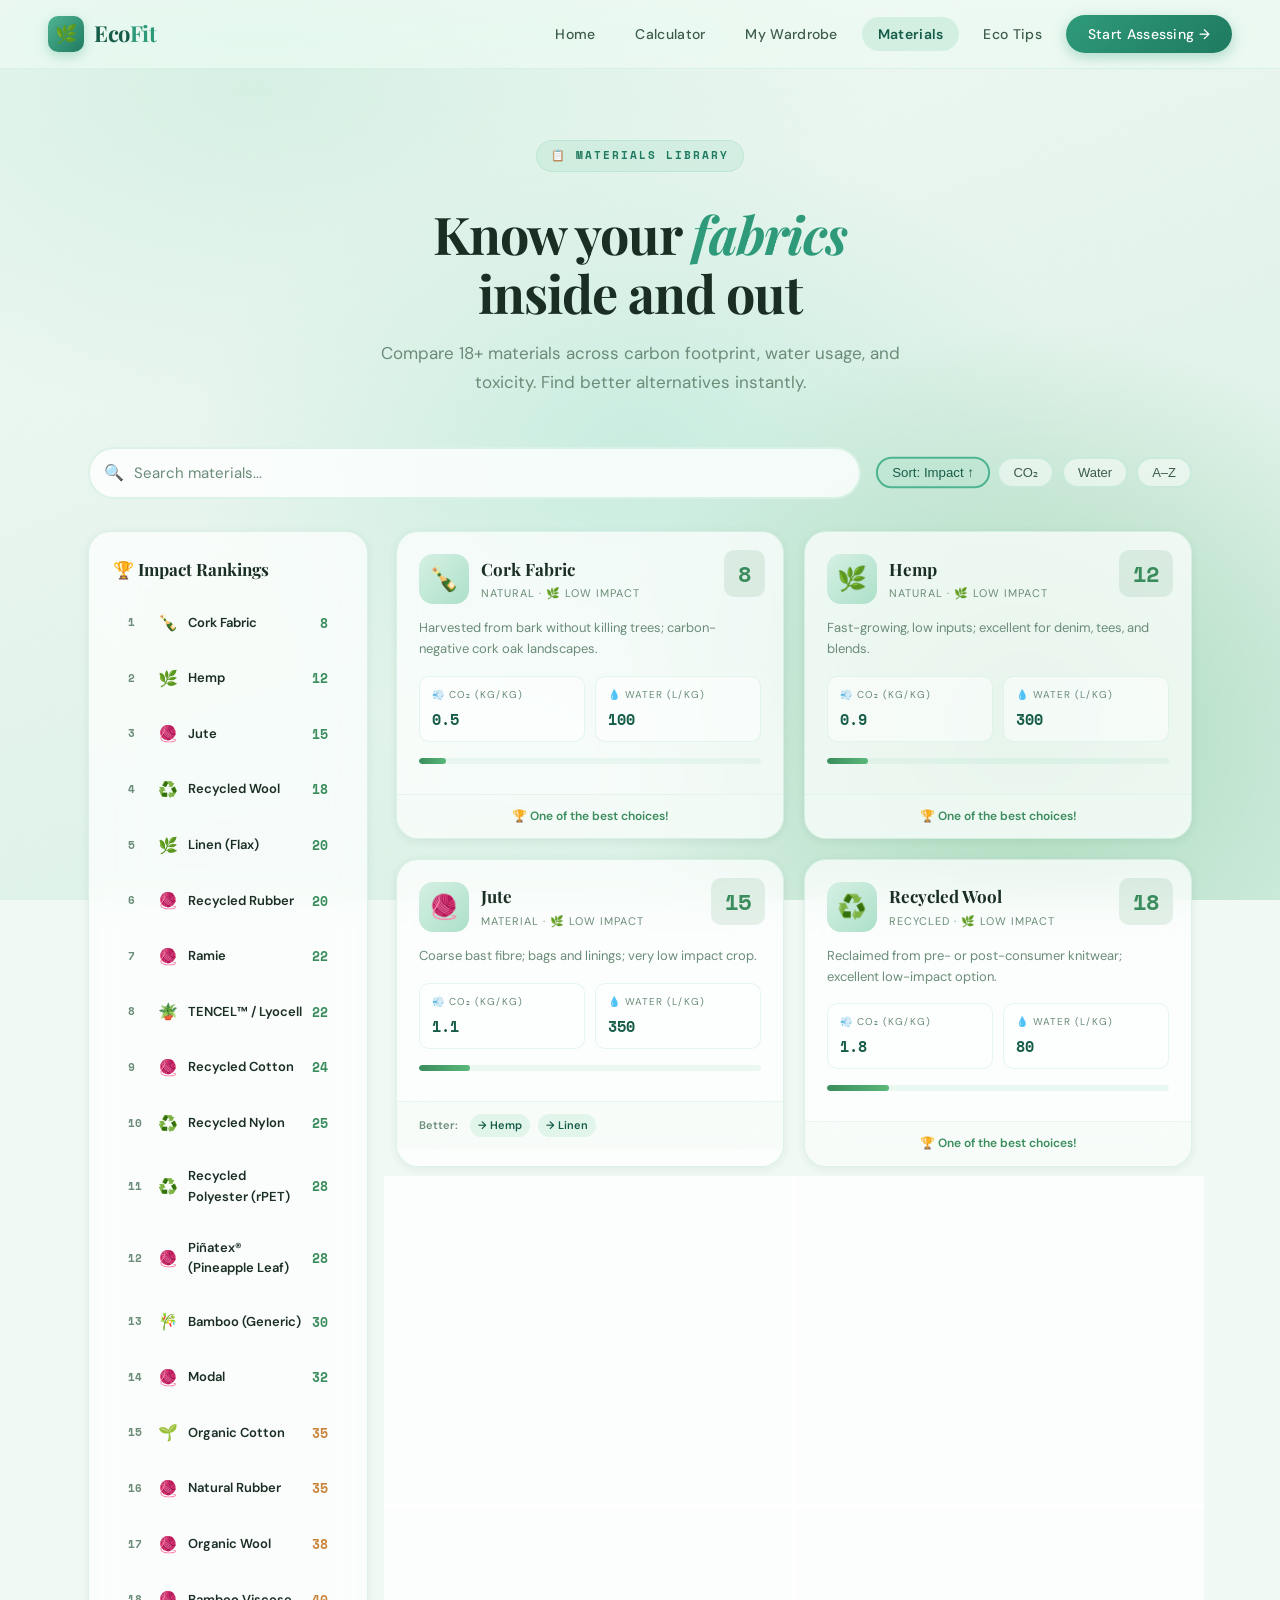
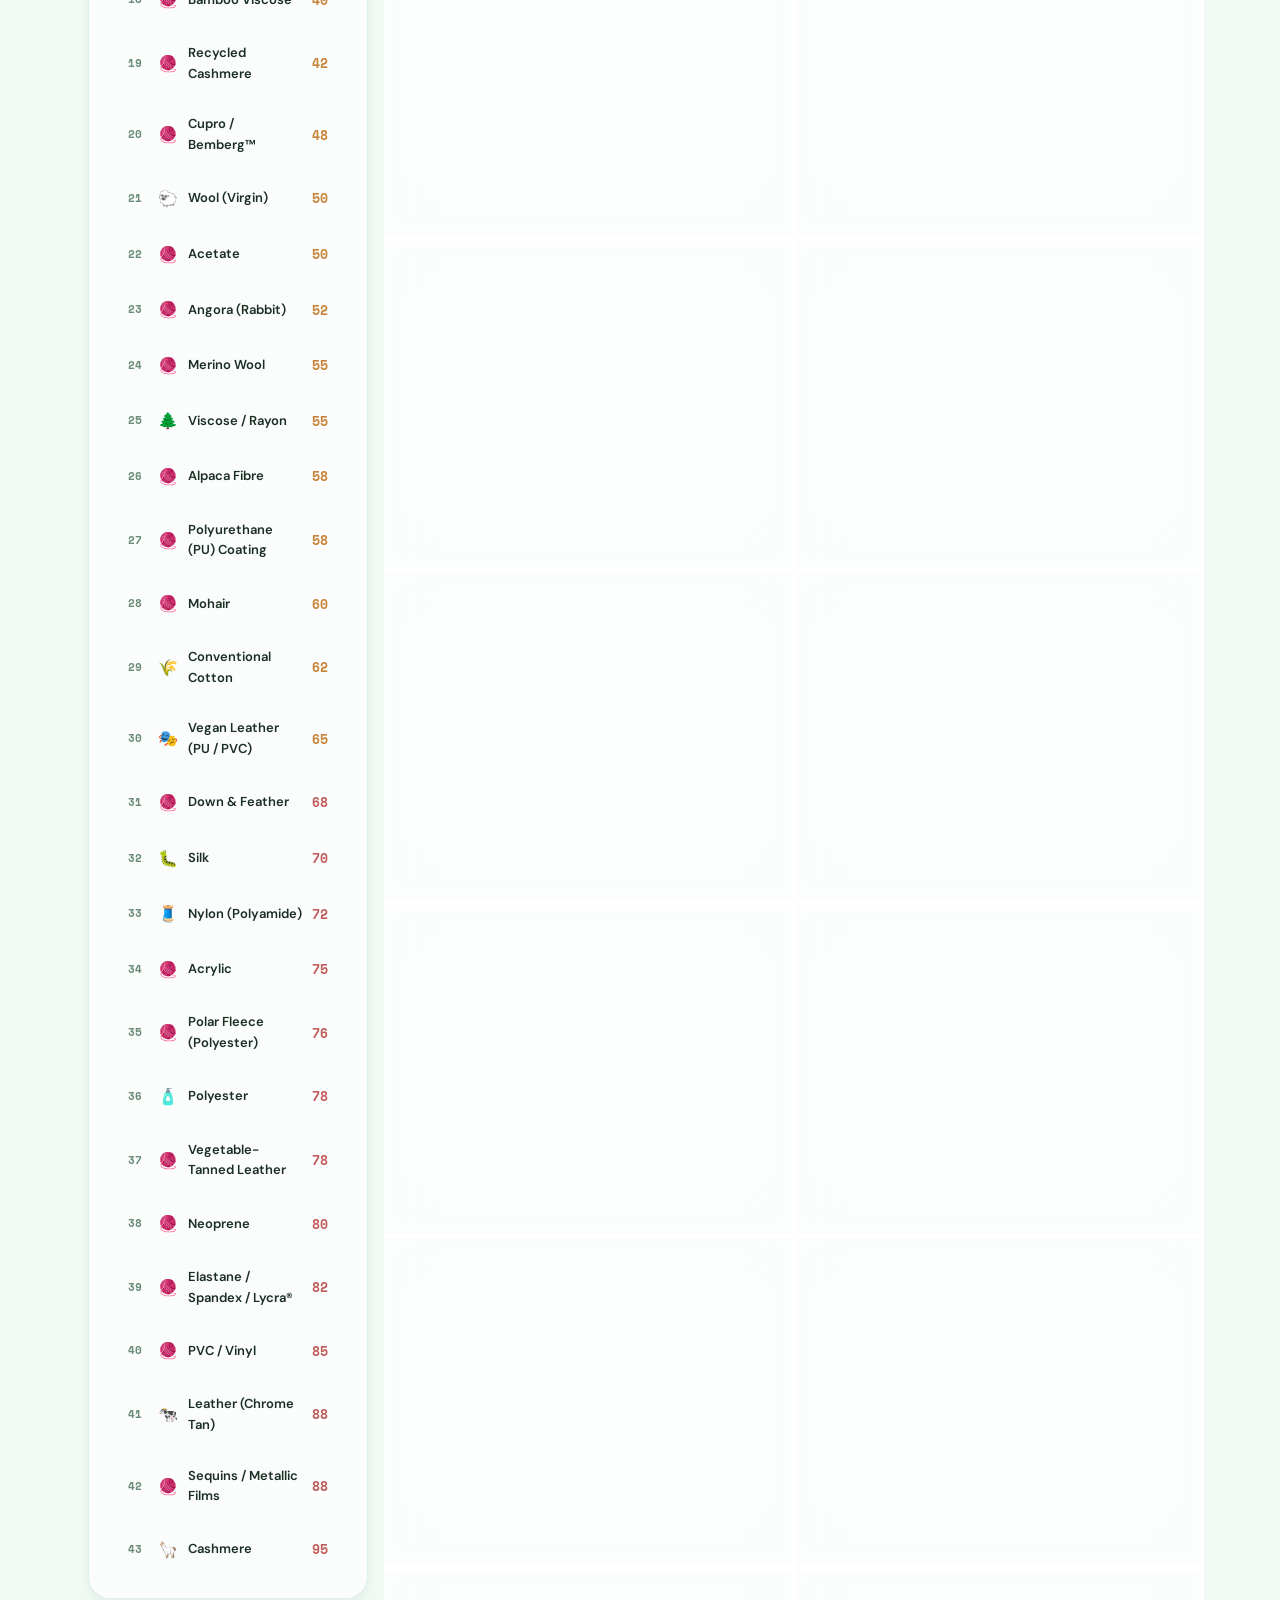
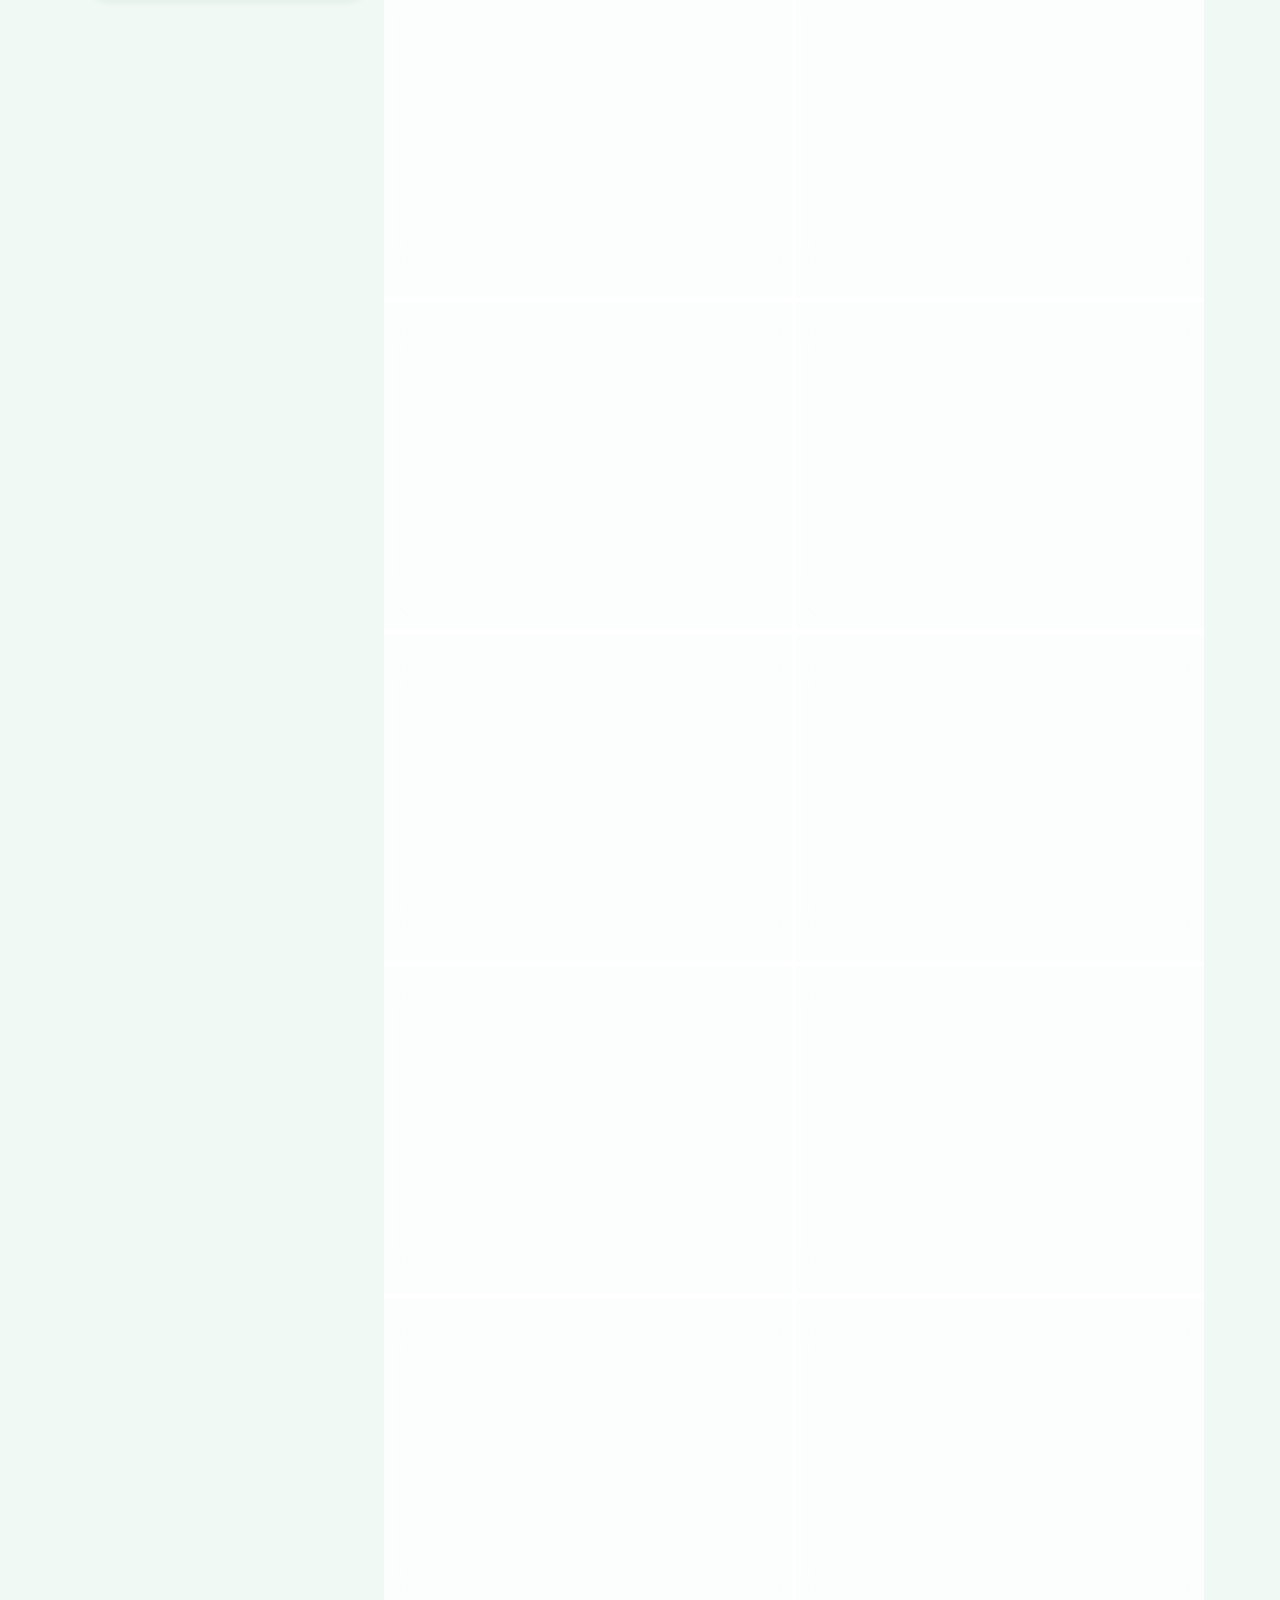
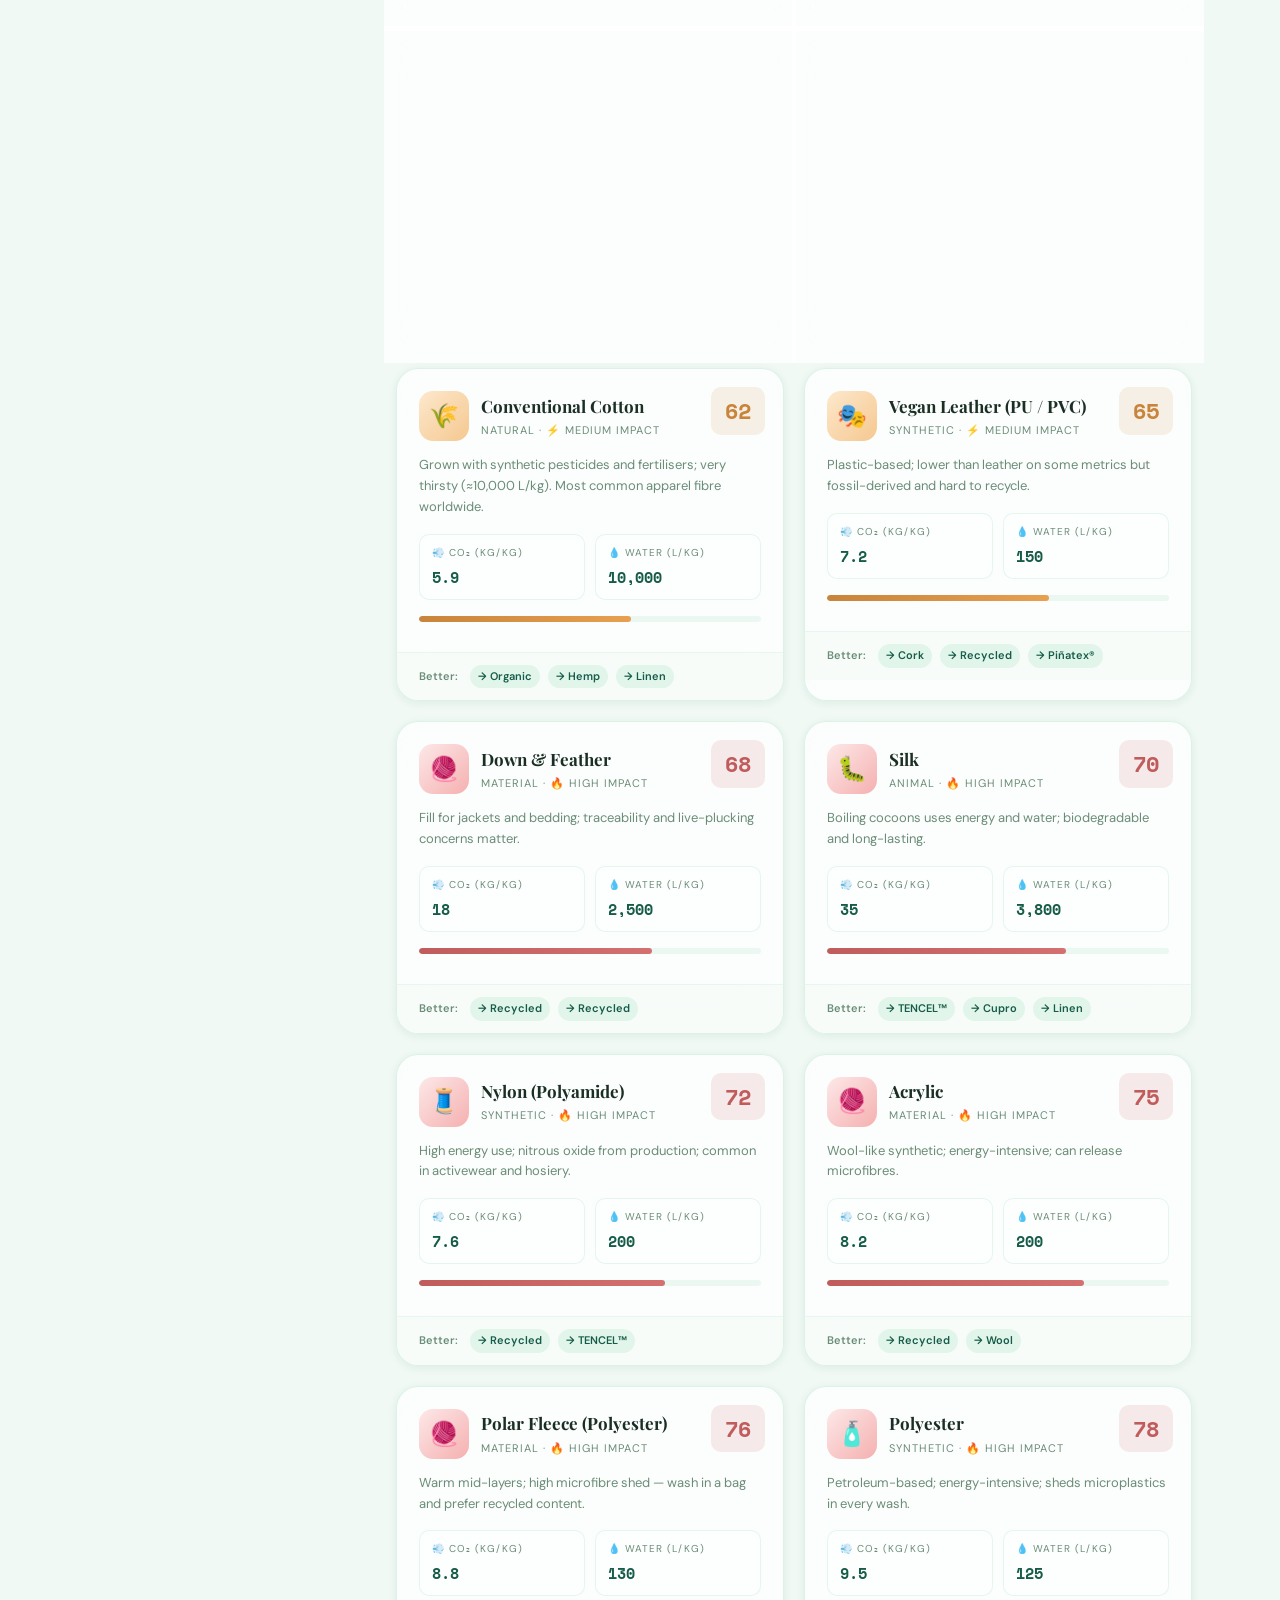
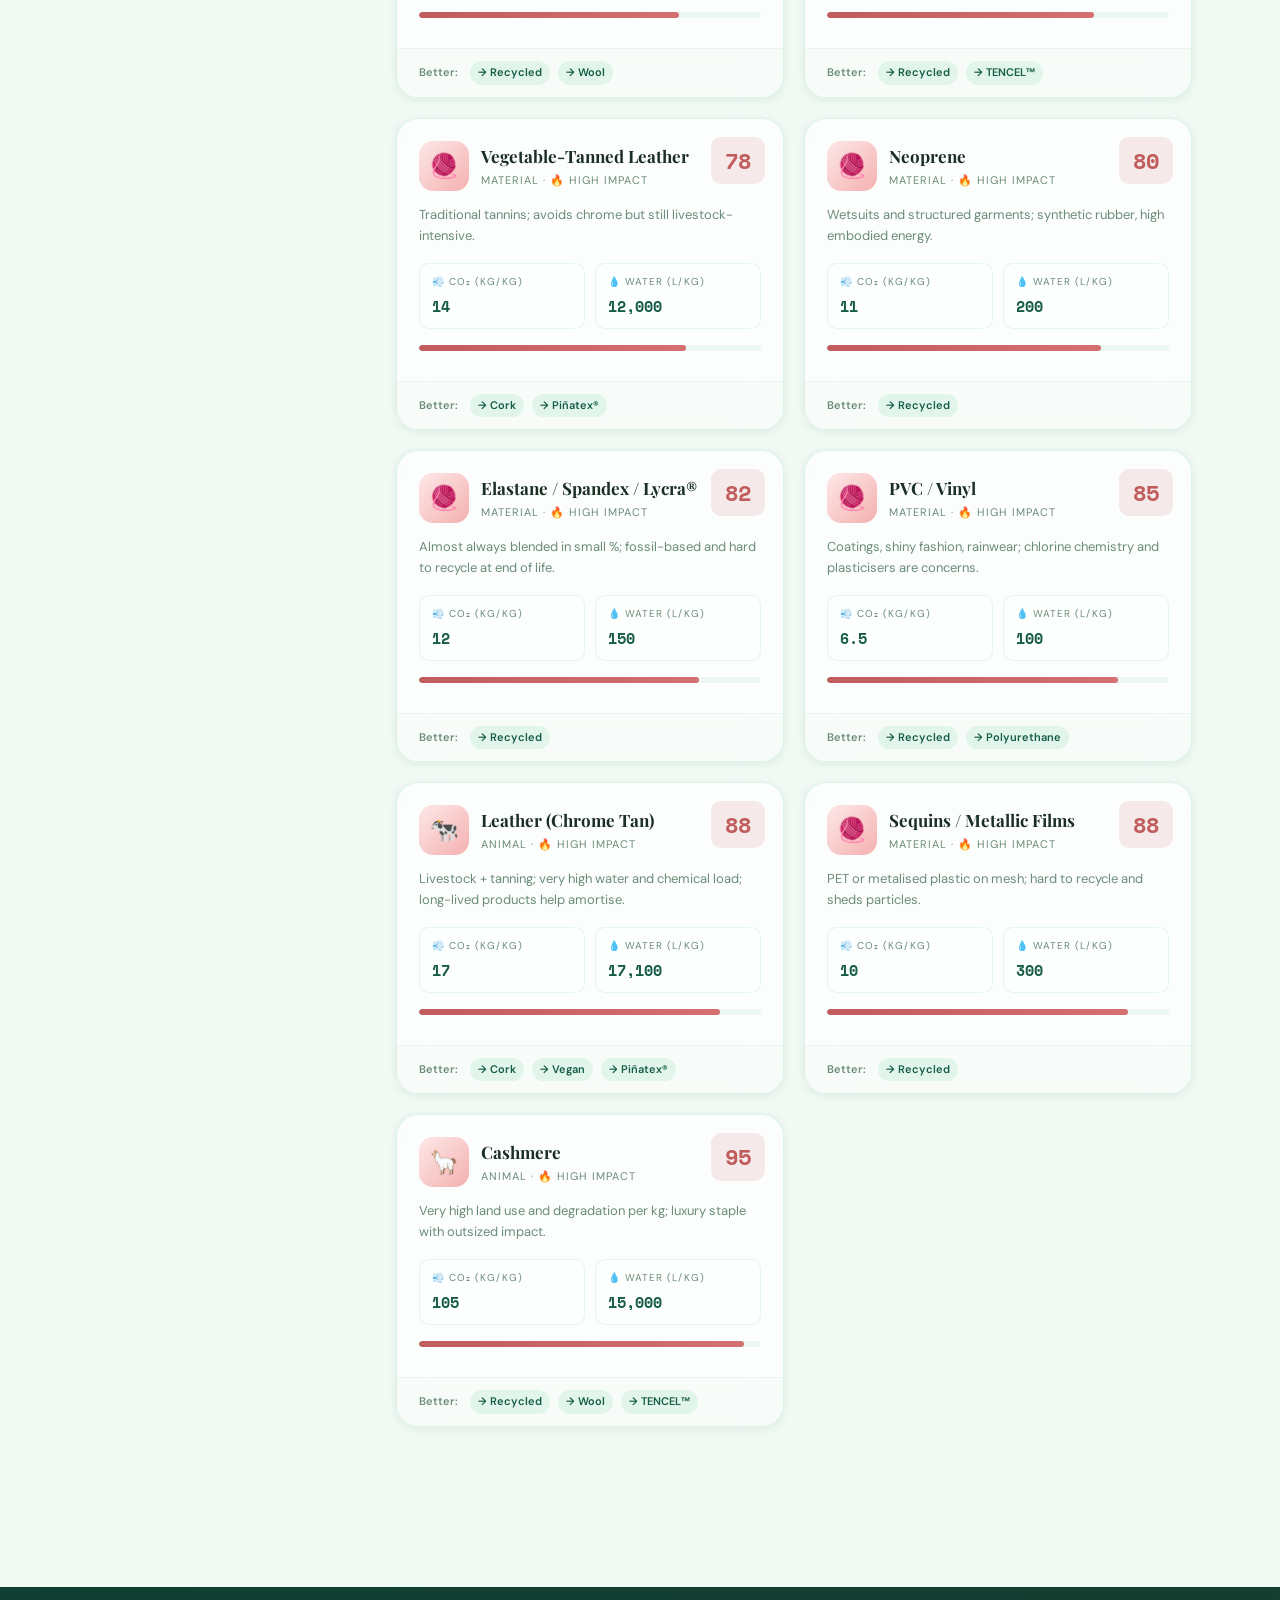
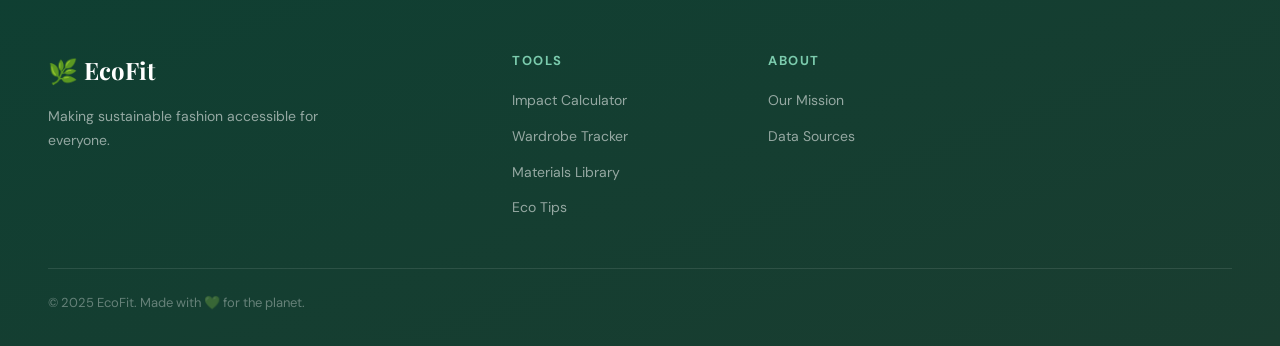
<file: materials.html>
<!doctype html>
<html lang="en">
    <head>
        <meta charset="UTF-8" />
        <meta name="viewport" content="width=device-width, initial-scale=1.0" />
        <title>Materials Library — EcoFit</title>
        <link rel="stylesheet" href="style.css" />
        <link
            rel="icon"
            href="data:image/svg+xml,<svg xmlns='http://www.w3.org/2000/svg' viewBox='0 0 100 100'><text y='.9em' font-size='90'>🌿</text></svg>"
        />
        <style>
            .page-hero {
                padding: 140px 48px 50px;
                text-align: center;
                max-width: 680px;
                margin: 0 auto;
            }

            /* === Search & Filter === */
            .lib-controls {
                max-width: 1200px;
                margin: 0 auto;
                padding: 0 48px 32px;
                display: flex;
                gap: 16px;
                align-items: center;
                flex-wrap: wrap;
            }

            .search-wrap {
                position: relative;
                flex: 1;
                min-width: 240px;
            }

            .search-icon {
                position: absolute;
                left: 16px;
                top: 50%;
                transform: translateY(-50%);
                font-size: 16px;
                pointer-events: none;
            }

            .search-wrap input {
                padding-left: 44px;
                border-radius: var(--radius-full);
            }

            /* === Materials Grid === */
            .materials-layout {
                max-width: 1200px;
                margin: 0 auto;
                padding: 0 48px 80px;
                display: grid;
                grid-template-columns: 280px 1fr;
                gap: 28px;
            }

            /* === Sidebar Rankings === */
            .rank-list {
                display: flex;
                flex-direction: column;
                gap: 8px;
            }

            .rank-item {
                display: flex;
                align-items: center;
                gap: 10px;
                padding: 10px 14px;
                border-radius: 12px;
                cursor: pointer;
                transition: var(--transition);
                border: 1px solid transparent;
            }

            .rank-item:hover {
                background: rgba(172, 224, 201, 0.2);
                border-color: rgba(172, 224, 201, 0.4);
            }

            .rank-item.selected {
                background: rgba(172, 224, 201, 0.3);
                border-color: var(--celadon-400);
            }

            .rank-pos {
                font-family: "Space Mono", monospace;
                font-size: 11px;
                font-weight: 700;
                color: var(--text-light);
                width: 20px;
            }

            .rank-name {
                font-size: 13px;
                font-weight: 600;
                flex: 1;
                color: var(--text-dark);
            }

            .rank-score {
                font-family: "Space Mono", monospace;
                font-size: 13px;
                font-weight: 700;
            }

            /* === Material Cards === */
            .mat-cards-grid {
                display: grid;
                grid-template-columns: repeat(auto-fill, minmax(280px, 1fr));
                gap: 20px;
                align-content: start;
            }

            .mat-card {
                background: rgba(255, 255, 255, 0.72);
                backdrop-filter: blur(20px);
                border: 1px solid rgba(172, 224, 201, 0.4);
                border-radius: 22px;
                overflow: hidden;
                box-shadow: var(--shadow-sm);
                transition: var(--spring);
                cursor: pointer;
            }

            .mat-card:hover {
                transform: translateY(-6px) scale(1.01);
                box-shadow: var(--shadow-lg);
                border-color: rgba(172, 224, 201, 0.7);
            }

            .mat-card.highlighted {
                border-color: var(--celadon-500);
                box-shadow:
                    0 0 0 3px rgba(79, 180, 146, 0.2),
                    var(--shadow-md);
            }

            .mat-card-top {
                padding: 22px 22px 16px;
                position: relative;
            }

            .mat-header {
                display: flex;
                align-items: center;
                gap: 12px;
                margin-bottom: 14px;
            }

            .mat-icon {
                width: 50px;
                height: 50px;
                border-radius: 14px;
                display: flex;
                align-items: center;
                justify-content: center;
                font-size: 24px;
                flex-shrink: 0;
            }

            .mat-title {
                font-family: "Playfair Display", serif;
                font-size: 17px;
                font-weight: 700;
                color: var(--text-dark);
            }
            .mat-category {
                font-size: 11px;
                color: var(--text-light);
                text-transform: uppercase;
                letter-spacing: 1px;
                margin-top: 2px;
            }

            .mat-score-badge {
                position: absolute;
                top: 18px;
                right: 18px;
                font-family: "Space Mono", monospace;
                font-size: 22px;
                font-weight: 700;
                padding: 6px 14px;
                border-radius: 10px;
            }

            .mat-desc {
                font-size: 13px;
                color: var(--text-light);
                line-height: 1.6;
                margin-bottom: 16px;
            }

            .mat-metrics {
                display: grid;
                grid-template-columns: 1fr 1fr;
                gap: 10px;
                margin-bottom: 16px;
            }

            .mat-metric {
                background: rgba(255, 255, 255, 0.5);
                border: 1px solid rgba(172, 224, 201, 0.3);
                border-radius: 10px;
                padding: 10px 12px;
            }

            .mat-metric-label {
                font-size: 10px;
                text-transform: uppercase;
                letter-spacing: 1px;
                color: var(--text-light);
                margin-bottom: 4px;
            }
            .mat-metric-val {
                font-family: "Space Mono", monospace;
                font-size: 15px;
                font-weight: 700;
                color: var(--celadon-700);
            }

            .mat-bar {
                height: 6px;
                background: rgba(172, 224, 201, 0.2);
                border-radius: 3px;
                overflow: hidden;
                margin-bottom: 14px;
            }

            .mat-bar-fill {
                height: 100%;
                border-radius: 3px;
            }

            .mat-footer {
                padding: 12px 22px;
                background: rgba(240, 249, 244, 0.4);
                border-top: 1px solid rgba(172, 224, 201, 0.2);
                display: flex;
                align-items: center;
                gap: 8px;
                flex-wrap: wrap;
            }

            .mat-alt-chip {
                font-size: 11px;
                padding: 3px 8px;
                border-radius: 999px;
                background: rgba(172, 224, 201, 0.3);
                color: var(--celadon-700);
                font-weight: 600;
                cursor: pointer;
                transition: var(--transition);
            }

            .mat-alt-chip:hover {
                background: var(--celadon-400);
                color: white;
            }

            /* Detail Modal */
            .modal-overlay {
                position: fixed;
                inset: 0;
                background: rgba(10, 30, 20, 0.5);
                backdrop-filter: blur(8px);
                z-index: 2000;
                display: flex;
                align-items: center;
                justify-content: center;
                padding: 20px;
                opacity: 0;
                pointer-events: none;
                transition: opacity 0.3s;
            }

            .modal-overlay.open {
                opacity: 1;
                pointer-events: all;
            }

            .modal-box {
                background: rgba(255, 255, 255, 0.95);
                backdrop-filter: blur(30px);
                border-radius: 28px;
                padding: 40px;
                max-width: 600px;
                width: 100%;
                box-shadow: var(--shadow-xl);
                transform: translateY(20px) scale(0.97);
                transition: transform 0.4s cubic-bezier(0.34, 1.56, 0.64, 1);
                max-height: 90vh;
                overflow-y: auto;
            }

            .modal-overlay.open .modal-box {
                transform: translateY(0) scale(1);
            }

            .modal-close {
                float: right;
                background: rgba(172, 224, 201, 0.3);
                border: none;
                border-radius: 50%;
                width: 36px;
                height: 36px;
                cursor: pointer;
                font-size: 18px;
                display: flex;
                align-items: center;
                justify-content: center;
                transition: var(--transition);
            }

            .modal-close:hover {
                background: rgba(172, 224, 201, 0.6);
            }

            @media (max-width: 1024px) {
                .materials-layout {
                    grid-template-columns: 1fr;
                }
                .lib-controls {
                    padding: 0 32px 24px;
                }
            }

            @media (max-width: 768px) {
                .materials-layout,
                .lib-controls {
                    padding: 0 20px 60px;
                }
                .page-hero {
                    padding: 120px 20px 40px;
                }
                .mat-cards-grid {
                    grid-template-columns: 1fr;
                }
            }
        </style>
    </head>
    <body>
        <div class="page-bg"></div>

        <nav class="navbar">
            <a href="index.html" class="nav-logo">
                <div class="nav-logo-icon">🌿</div>
                <span class="nav-logo-text">Eco<span>Fit</span></span>
            </a>
            <ul class="nav-links">
                <li><a href="index.html">Home</a></li>
                <li><a href="calculator.html">Calculator</a></li>
                <li><a href="wardrobe.html">My Wardrobe</a></li>
                <li><a href="materials.html" class="active">Materials</a></li>
                <li><a href="tips.html">Eco Tips</a></li>
                <li>
                    <a href="calculator.html" class="nav-cta"
                        >Start Assessing →</a
                    >
                </li>
            </ul>
            <div class="hamburger"><span></span><span></span><span></span></div>
        </nav>

        <div class="page-hero page-transition">
            <span class="section-tag">📋 Materials Library</span>
            <h1 class="section-title" style="margin-top: 16px">
                Know your <em>fabrics</em><br />inside and out
            </h1>
            <p class="section-subtitle">
                Compare 18+ materials across carbon footprint, water usage, and
                toxicity. Find better alternatives instantly.
            </p>
        </div>

        <!-- Controls -->
        <div class="lib-controls">
            <div class="search-wrap">
                <span class="search-icon">🔍</span>
                <input
                    type="text"
                    id="searchInput"
                    placeholder="Search materials..."
                />
            </div>
            <div style="display: flex; gap: 8px; flex-wrap: wrap">
                <button
                    class="chip chip-outline active"
                    onclick="sortBy('score', this)"
                >
                    Sort: Impact ↑
                </button>
                <button class="chip chip-outline" onclick="sortBy('co2', this)">
                    CO₂
                </button>
                <button
                    class="chip chip-outline"
                    onclick="sortBy('water', this)"
                >
                    Water
                </button>
                <button
                    class="chip chip-outline"
                    onclick="sortBy('name', this)"
                >
                    A–Z
                </button>
            </div>
        </div>

        <!-- Layout -->
        <div class="materials-layout">
            <!-- Sidebar Rankings -->
            <div>
                <div
                    class="side-card"
                    style="
                        background: rgba(255, 255, 255, 0.7);
                        backdrop-filter: blur(20px);
                        border: 1px solid rgba(172, 224, 201, 0.4);
                        border-radius: 22px;
                        padding: 24px;
                        box-shadow: var(--shadow-sm);
                    "
                >
                    <div
                        style="
                            font-family: &quot;Playfair Display&quot;, serif;
                            font-size: 17px;
                            font-weight: 700;
                            color: var(--text-dark);
                            margin-bottom: 16px;
                            display: flex;
                            align-items: center;
                            gap: 8px;
                        "
                    >
                        🏆 Impact Rankings
                    </div>
                    <div class="rank-list" id="rankList"></div>
                </div>
            </div>

            <!-- Cards Grid -->
            <div class="mat-cards-grid" id="matCardsGrid"></div>
        </div>

        <!-- Modal -->
        <div
            class="modal-overlay"
            id="matModal"
            onclick="if (event.target === this) closeModal();"
        >
            <div class="modal-box" id="modalBox">
                <button class="modal-close" onclick="closeModal()">✕</button>
                <div id="modalContent"></div>
            </div>
        </div>

        <footer class="footer">
            <div class="footer-grid">
                <div class="footer-brand">
                    <div class="footer-logo">🌿 EcoFit</div>
                    <p>Making sustainable fashion accessible for everyone.</p>
                </div>
                <div class="footer-col">
                    <h4>Tools</h4>
                    <ul>
                        <li><a href="calculator.html">Impact Calculator</a></li>
                        <li><a href="wardrobe.html">Wardrobe Tracker</a></li>
                        <li><a href="materials.html">Materials Library</a></li>
                        <li><a href="tips.html">Eco Tips</a></li>
                    </ul>
                </div>
                <div class="footer-col">
                    <h4>About</h4>
                    <ul>
                        <li><a href="#">Our Mission</a></li>
                        <li><a href="#">Data Sources</a></li>
                    </ul>
                </div>
            </div>
            <div class="footer-bottom">
                <span>© 2025 EcoFit. Made with 💚 for the planet.</span>
            </div>
        </footer>

        <script>
            // EcoFit — master bundle (also embedded in *.html). Edit this file, then run sync-ecofit-into-html.ps1 to refresh pages.

            // EcoFit — material library (embedded; works offline).
            // Optional: materials.json overrides when fetch works (local server).
            window.ECOFIT_MATERIALS = {
                "cotton-conventional": {
                    name: "Conventional Cotton",
                    category: "Natural",
                    co2: 5.9,
                    water: 10000,
                    score: 62,
                    description:
                        "Grown with synthetic pesticides and fertilisers; very thirsty (≈10,000 L/kg). Most common apparel fibre worldwide.",
                    alternatives: ["cotton-organic", "hemp", "linen"],
                },
                "cotton-organic": {
                    name: "Organic Cotton",
                    category: "Natural",
                    co2: 3.8,
                    water: 7000,
                    score: 35,
                    description:
                        "No synthetic pesticides; lower water and energy than conventional cotton; look for GOTS.",
                    alternatives: ["hemp", "linen", "tencel"],
                },
                "recycled-cotton": {
                    name: "Recycled Cotton",
                    category: "Recycled",
                    co2: 2.1,
                    water: 800,
                    score: 24,
                    description:
                        "Mechanically or chemically recycled from textile waste; saves water and avoids virgin farming.",
                    alternatives: ["hemp", "linen"],
                },
                polyester: {
                    name: "Polyester",
                    category: "Synthetic",
                    co2: 9.5,
                    water: 125,
                    score: 78,
                    description:
                        "Petroleum-based; energy-intensive; sheds microplastics in every wash.",
                    alternatives: ["recycled-polyester", "tencel"],
                },
                "recycled-polyester": {
                    name: "Recycled Polyester (rPET)",
                    category: "Recycled",
                    co2: 3.2,
                    water: 100,
                    score: 28,
                    description:
                        "Made from post-consumer bottles or textile waste; much lower footprint than virgin polyester.",
                    alternatives: ["tencel", "hemp"],
                },
                nylon: {
                    name: "Nylon (Polyamide)",
                    category: "Synthetic",
                    co2: 7.6,
                    water: 200,
                    score: 72,
                    description:
                        "High energy use; nitrous oxide from production; common in activewear and hosiery.",
                    alternatives: ["recycled-nylon", "tencel"],
                },
                "recycled-nylon": {
                    name: "Recycled Nylon",
                    category: "Recycled",
                    co2: 2.8,
                    water: 180,
                    score: 25,
                    description:
                        "Often from fishing nets or industrial scrap; strong performance with lower impact.",
                    alternatives: ["tencel"],
                },
                elastane: {
                    name: "Elastane / Spandex / Lycra®",
                    category: "Synthetic",
                    co2: 12.0,
                    water: 150,
                    score: 82,
                    description:
                        "Almost always blended in small %; fossil-based and hard to recycle at end of life.",
                    alternatives: ["recycled-polyester"],
                },
                acrylic: {
                    name: "Acrylic",
                    category: "Synthetic",
                    co2: 8.2,
                    water: 200,
                    score: 75,
                    description:
                        "Wool-like synthetic; energy-intensive; can release microfibres.",
                    alternatives: ["recycled-wool", "wool"],
                },
                wool: {
                    name: "Wool (Virgin)",
                    category: "Animal",
                    co2: 5.5,
                    water: 170,
                    score: 50,
                    description:
                        "Durable and biodegradable; methane from sheep is a major part of footprint.",
                    alternatives: ["recycled-wool", "organic-wool"],
                },
                "organic-wool": {
                    name: "Organic Wool",
                    category: "Animal",
                    co2: 4.2,
                    water: 160,
                    score: 38,
                    description:
                        "Pasture and animal welfare standards; fewer synthetic inputs than conventional wool.",
                    alternatives: ["recycled-wool", "linen"],
                },
                "recycled-wool": {
                    name: "Recycled Wool",
                    category: "Recycled",
                    co2: 1.8,
                    water: 80,
                    score: 18,
                    description:
                        "Reclaimed from pre- or post-consumer knitwear; excellent low-impact option.",
                    alternatives: [],
                },
                "merino-wool": {
                    name: "Merino Wool",
                    category: "Animal",
                    co2: 6.0,
                    water: 180,
                    score: 55,
                    description:
                        "Fine fibre for base layers; similar land and methane considerations as wool.",
                    alternatives: ["recycled-wool", "tencel"],
                },
                cashmere: {
                    name: "Cashmere",
                    category: "Animal",
                    co2: 105,
                    water: 15000,
                    score: 95,
                    description:
                        "Very high land use and degradation per kg; luxury staple with outsized impact.",
                    alternatives: ["recycled-cashmere", "wool", "tencel"],
                },
                "recycled-cashmere": {
                    name: "Recycled Cashmere",
                    category: "Recycled",
                    co2: 8.0,
                    water: 1200,
                    score: 42,
                    description:
                        "Blends of reclaimed cashmere fibres; far better than virgin cashmere.",
                    alternatives: ["recycled-wool", "tencel"],
                },
                alpaca: {
                    name: "Alpaca Fibre",
                    category: "Animal",
                    co2: 12.0,
                    water: 800,
                    score: 58,
                    description:
                        "Soft luxury fibre; lower methane per animal than sheep but still animal agriculture.",
                    alternatives: ["recycled-wool", "tencel"],
                },
                mohair: {
                    name: "Mohair",
                    category: "Animal",
                    co2: 9.0,
                    water: 600,
                    score: 60,
                    description:
                        "From angora goats; durable sheen; welfare and land use vary by farm.",
                    alternatives: ["wool", "tencel"],
                },
                angora: {
                    name: "Angora (Rabbit)",
                    category: "Animal",
                    co2: 7.0,
                    water: 500,
                    score: 52,
                    description:
                        "Very fine; ethical sourcing critical — many brands have phased out.",
                    alternatives: ["wool", "tencel"],
                },
                silk: {
                    name: "Silk",
                    category: "Animal",
                    co2: 35,
                    water: 3800,
                    score: 70,
                    description:
                        "Boiling cocoons uses energy and water; biodegradable and long-lasting.",
                    alternatives: ["tencel", "cupro", "linen"],
                },
                "down-feather": {
                    name: "Down & Feather",
                    category: "Animal",
                    co2: 18.0,
                    water: 2500,
                    score: 68,
                    description:
                        "Fill for jackets and bedding; traceability and live-plucking concerns matter.",
                    alternatives: ["recycled-polyester", "recycled-wool"],
                },
                linen: {
                    name: "Linen (Flax)",
                    category: "Natural",
                    co2: 1.7,
                    water: 500,
                    score: 20,
                    description:
                        "Flax needs little irrigation and few pesticides; strong and biodegradable.",
                    alternatives: [],
                },
                hemp: {
                    name: "Hemp",
                    category: "Natural",
                    co2: 0.9,
                    water: 300,
                    score: 12,
                    description:
                        "Fast-growing, low inputs; excellent for denim, tees, and blends.",
                    alternatives: [],
                },
                ramie: {
                    name: "Ramie",
                    category: "Natural",
                    co2: 2.2,
                    water: 400,
                    score: 22,
                    description:
                        "Bast fibre like linen; lustrous; processing can be chemical-heavy.",
                    alternatives: ["linen", "hemp"],
                },
                jute: {
                    name: "Jute",
                    category: "Natural",
                    co2: 1.1,
                    water: 350,
                    score: 15,
                    description:
                        "Coarse bast fibre; bags and linings; very low impact crop.",
                    alternatives: ["hemp", "linen"],
                },
                tencel: {
                    name: "TENCEL™ / Lyocell",
                    category: "Semi-synthetic",
                    co2: 2.0,
                    water: 700,
                    score: 22,
                    description:
                        "Wood pulp in closed-loop solvent recovery; soft drape, biodegradable.",
                    alternatives: ["linen", "hemp"],
                },
                modal: {
                    name: "Modal",
                    category: "Semi-synthetic",
                    co2: 2.8,
                    water: 900,
                    score: 32,
                    description:
                        "Regenerated cellulose like viscose; often from beech; check responsible forestry.",
                    alternatives: ["tencel", "linen"],
                },
                viscose: {
                    name: "Viscose / Rayon",
                    category: "Semi-synthetic",
                    co2: 4.8,
                    water: 3000,
                    score: 55,
                    description:
                        "Wood pulp with chemical spinning; can drive deforestation if not certified.",
                    alternatives: ["tencel", "modal", "linen"],
                },
                cupro: {
                    name: "Cupro / Bemberg™",
                    category: "Semi-synthetic",
                    co2: 4.0,
                    water: 2200,
                    score: 48,
                    description:
                        "Regenerated from cotton linter; silk-like hand; chemical recovery matters.",
                    alternatives: ["tencel", "silk"],
                },
                acetate: {
                    name: "Acetate",
                    category: "Semi-synthetic",
                    co2: 4.5,
                    water: 800,
                    score: 50,
                    description:
                        "Lining fabric from wood pulp; less common in casual wear today.",
                    alternatives: ["tencel"],
                },
                "bamboo-viscose": {
                    name: "Bamboo Viscose",
                    category: "Semi-synthetic",
                    co2: 3.5,
                    water: 1400,
                    score: 40,
                    description:
                        "Often marketed as eco; chemically identical to rayon unless lyocell process.",
                    alternatives: ["tencel", "hemp", "linen"],
                },
                bamboo: {
                    name: "Bamboo (Generic)",
                    category: "Semi-synthetic",
                    co2: 2.5,
                    water: 1200,
                    score: 30,
                    description:
                        "Fast-growing grass; impact depends heavily on processing (viscose vs mechanical).",
                    alternatives: ["hemp", "linen", "tencel"],
                },
                leather: {
                    name: "Leather (Chrome Tan)",
                    category: "Animal",
                    co2: 17.0,
                    water: 17100,
                    score: 88,
                    description:
                        "Livestock + tanning; very high water and chemical load; long-lived products help amortise.",
                    alternatives: ["cork", "vegan-leather", "pinatex"],
                },
                "vegetable-tanned-leather": {
                    name: "Vegetable-Tanned Leather",
                    category: "Animal",
                    co2: 14.0,
                    water: 12000,
                    score: 78,
                    description:
                        "Traditional tannins; avoids chrome but still livestock-intensive.",
                    alternatives: ["cork", "pinatex"],
                },
                "vegan-leather": {
                    name: "Vegan Leather (PU / PVC)",
                    category: "Synthetic",
                    co2: 7.2,
                    water: 150,
                    score: 65,
                    description:
                        "Plastic-based; lower than leather on some metrics but fossil-derived and hard to recycle.",
                    alternatives: ["cork", "recycled-polyester", "pinatex"],
                },
                pinatex: {
                    name: "Piñatex® (Pineapple Leaf)",
                    category: "Natural",
                    co2: 2.4,
                    water: 400,
                    score: 28,
                    description:
                        "Uses agricultural waste from pineapples; bio-based coating options exist.",
                    alternatives: ["cork", "vegan-leather"],
                },
                cork: {
                    name: "Cork Fabric",
                    category: "Natural",
                    co2: 0.5,
                    water: 100,
                    score: 8,
                    description:
                        "Harvested from bark without killing trees; carbon-negative cork oak landscapes.",
                    alternatives: [],
                },
                "rubber-natural": {
                    name: "Natural Rubber",
                    category: "Natural",
                    co2: 2.0,
                    water: 400,
                    score: 35,
                    description:
                        "Soles and elastic; from latex trees; deforestation risk if not responsibly sourced.",
                    alternatives: ["recycled-rubber"],
                },
                "recycled-rubber": {
                    name: "Recycled Rubber",
                    category: "Recycled",
                    co2: 1.0,
                    water: 100,
                    score: 20,
                    description:
                        "Tyre and post-industrial scrap for soles and mats.",
                    alternatives: [],
                },
                neoprene: {
                    name: "Neoprene",
                    category: "Synthetic",
                    co2: 11.0,
                    water: 200,
                    score: 80,
                    description:
                        "Wetsuits and structured garments; synthetic rubber, high embodied energy.",
                    alternatives: ["recycled-polyester"],
                },
                pvc: {
                    name: "PVC / Vinyl",
                    category: "Synthetic",
                    co2: 6.5,
                    water: 100,
                    score: 85,
                    description:
                        "Coatings, shiny fashion, rainwear; chlorine chemistry and plasticisers are concerns.",
                    alternatives: [
                        "recycled-polyester",
                        "polyurethane-coating",
                    ],
                },
                "polyurethane-coating": {
                    name: "Polyurethane (PU) Coating",
                    category: "Synthetic",
                    co2: 5.5,
                    water: 120,
                    score: 58,
                    description:
                        "Waterproof layers on jackets; thinner than full PVC in many cases.",
                    alternatives: ["recycled-polyester"],
                },
                "fleece-polyester": {
                    name: "Polar Fleece (Polyester)",
                    category: "Synthetic",
                    co2: 8.8,
                    water: 130,
                    score: 76,
                    description:
                        "Warm mid-layers; high microfibre shed — wash in a bag and prefer recycled content.",
                    alternatives: ["recycled-polyester", "wool"],
                },
                "sequin-metallic": {
                    name: "Sequins / Metallic Films",
                    category: "Synthetic",
                    co2: 10.0,
                    water: 300,
                    score: 88,
                    description:
                        "PET or metalised plastic on mesh; hard to recycle and sheds particles.",
                    alternatives: ["recycled-polyester"],
                },
            };

            // EcoFit — app logic (calculator, wardrobe, nav).
            if (typeof window.ECOFIT_MATERIALS === "undefined")
                window.ECOFIT_MATERIALS = {};

            function showToast(message, type = "success", duration = 3000) {
                let container = document.querySelector(".toast-container");
                if (!container) {
                    container = document.createElement("div");
                    container.className = "toast-container";
                    document.body.appendChild(container);
                }
                const icons = {
                    success: "✅",
                    warning: "⚠️",
                    error: "❌",
                    info: "ℹ️",
                };
                const toast = document.createElement("div");
                toast.className = "toast";
                toast.innerHTML = `<span>${icons[type]}</span><span>${message}</span>`;
                container.appendChild(toast);
                setTimeout(() => {
                    toast.style.animation = "toastIn 0.3s reverse";
                    setTimeout(() => toast.remove(), 300);
                }, duration);
            }

            function animateNumber(el, start, end, duration = 1500) {
                const startTime = performance.now();
                const update = (currentTime) => {
                    const elapsed = currentTime - startTime;
                    const progress = Math.min(elapsed / duration, 1);
                    const eased = 1 - Math.pow(1 - progress, 3);
                    const current = Math.round(start + (end - start) * eased);
                    el.textContent = current.toLocaleString();
                    if (progress < 1) requestAnimationFrame(update);
                };
                requestAnimationFrame(update);
            }

            function fillProgressBar(barEl, percent, delay = 0) {
                setTimeout(() => {
                    barEl.style.width = Math.min(percent, 100) + "%";
                }, delay);
            }

            function getImpactLevel(score) {
                if (score < 33)
                    return {
                        level: "Low",
                        color: "good",
                        emoji: "🌿",
                        class: "impact-low",
                    };
                if (score < 66)
                    return {
                        level: "Medium",
                        color: "warn",
                        emoji: "⚡",
                        class: "impact-medium",
                    };
                return {
                    level: "High",
                    color: "danger",
                    emoji: "🔥",
                    class: "impact-high",
                };
            }

            let MaterialDB = window.ECOFIT_MATERIALS;

            function loadMaterialsFromPage() {
                MaterialDB = window.ECOFIT_MATERIALS || MaterialDB;
            }

            /** When served over http(s), overlays data from materials.json in the same folder. file:// often cannot fetch; embedded data remains. */
            async function tryLoadMaterialsFromJson() {
                try {
                    const res = await fetch(
                        new URL("materials.json", window.location.href),
                        { cache: "no-store" },
                    );
                    if (!res.ok) return;
                    const data = await res.json();
                    if (
                        !data ||
                        typeof data !== "object" ||
                        Array.isArray(data)
                    )
                        return;
                    if (Object.keys(data).length === 0) return;
                    window.ECOFIT_MATERIALS = data;
                    MaterialDB = data;
                } catch (_) {
                    /* keep embedded library */
                }
            }

            const countryModifiers = {
                Bangladesh: 1.3,
                China: 1.1,
                India: 1.05,
                Vietnam: 1.2,
                Portugal: 0.85,
                Germany: 0.8,
                USA: 0.9,
                Italy: 0.88,
                Japan: 0.82,
                UK: 0.85,
                Local: 0.7,
                Unknown: 1.15,
            };

            const certifications = {
                GOTS: {
                    name: "GOTS Certified",
                    discount: 0.2,
                    color: "#3a8c5c",
                },
                "Fair-Trade": {
                    name: "Fair Trade",
                    discount: 0.15,
                    color: "#5ab87a",
                },
                "B-Corp": { name: "B Corp", discount: 0.1, color: "#4fb492" },
                "Oeko-Tex": {
                    name: "OEKO-TEX®",
                    discount: 0.12,
                    color: "#6aad8c",
                },
                bluesign: {
                    name: "bluesign®",
                    discount: 0.18,
                    color: "#2e9a79",
                },
                None: {
                    name: "No Certification",
                    discount: 0,
                    color: "#c05c5c",
                },
            };

            const WardrobeDB = {
                key: "ecofit_wardrobe",
                _cache: null,

                getAll() {
                    if (this._cache !== null) return this._cache;
                    try {
                        this._cache =
                            JSON.parse(localStorage.getItem(this.key)) || [];
                    } catch {
                        this._cache = [];
                    }
                    return this._cache;
                },

                _setCache(items) {
                    this._cache = items;
                    try {
                        localStorage.setItem(this.key, JSON.stringify(items));
                    } catch (_) {}
                },

                async hydrate() {
                    this._cache = null;
                    this._cache = this.getAll();
                },

                async add(item) {
                    const items = [...this.getAll()];
                    const payload = { ...item };
                    delete payload.id;
                    delete payload.dateAdded;
                    payload.id = Date.now() + Math.floor(Math.random() * 1000);
                    payload.dateAdded = new Date().toISOString();
                    items.push(payload);
                    this._setCache(items);
                    return payload;
                },

                async remove(id) {
                    const items = this.getAll().filter(
                        (i) => String(i.id) !== String(id),
                    );
                    this._setCache(items);
                },

                async clear() {
                    this._setCache([]);
                    localStorage.removeItem(this.key);
                },

                async addMany(newItems) {
                    const items = [...this.getAll()];
                    newItems.forEach((row) => {
                        const copy = {
                            ...row,
                            id: Date.now() + Math.random(),
                            dateAdded: new Date().toISOString(),
                        };
                        items.push(copy);
                    });
                    this._setCache(items);
                    return items;
                },

                getStats() {
                    const items = this.getAll();
                    if (!items.length)
                        return { total: 0, avgScore: 0, topMaterial: "None" };
                    const avgScore = Math.round(
                        items.reduce((s, i) => s + i.impactScore, 0) /
                            items.length,
                    );
                    const materialCount = {};
                    items.forEach((i) => {
                        materialCount[i.material] =
                            (materialCount[i.material] || 0) + 1;
                    });
                    const topMaterial =
                        Object.entries(materialCount).sort(
                            (a, b) => b[1] - a[1],
                        )[0]?.[0] || "None";
                    return { total: items.length, avgScore, topMaterial };
                },
            };

            window.EcoFit = {
                showToast,
                animateNumber,
                fillProgressBar,
                getImpactLevel,
                WardrobeDB,
                MaterialDB,
                countryModifiers,
                certifications,
                ready: null,
            };

            window.EcoFit.ready = (async () => {
                try {
                    await tryLoadMaterialsFromJson();
                } catch (e) {
                    console.warn("EcoFit: materials.json", e);
                }
                try {
                    loadMaterialsFromPage();
                } catch (e) {
                    console.warn("EcoFit: loadMaterialsFromPage", e);
                }
                try {
                    await WardrobeDB.hydrate();
                } catch (e) {
                    console.warn("EcoFit: wardrobe hydrate", e);
                }
                try {
                    window.EcoFit.MaterialDB = MaterialDB;
                    window.dispatchEvent(new CustomEvent("ecofit-ready"));
                } catch (e) {
                    console.warn("EcoFit: finish init", e);
                }
            })();

            try {
                const navbar = document.querySelector(".navbar");
                if (navbar) {
                    window.addEventListener("scroll", () => {
                        if (window.scrollY > 50)
                            navbar.classList.add("scrolled");
                        else navbar.classList.remove("scrolled");
                    });
                }
            } catch (e) {
                console.warn("EcoFit navbar", e);
            }

            try {
                const hamburger = document.querySelector(".hamburger");
                const navLinks = document.querySelector(".nav-links");
                if (hamburger && navLinks) {
                    hamburger.addEventListener("click", () => {
                        navLinks.classList.toggle("open");
                        hamburger.classList.toggle("active");
                    });
                }
            } catch (e) {
                console.warn("EcoFit hamburger", e);
            }

            try {
                const observerOptions = {
                    threshold: 0.15,
                    rootMargin: "0px 0px -40px 0px",
                };
                const fadeObserver = new IntersectionObserver((entries) => {
                    entries.forEach((entry) => {
                        if (entry.isIntersecting) {
                            entry.target.classList.add("visible");
                            fadeObserver.unobserve(entry.target);
                        }
                    });
                }, observerOptions);
                document
                    .querySelectorAll(".fade-up")
                    .forEach((el) => fadeObserver.observe(el));
            } catch (e) {
                document
                    .querySelectorAll(".fade-up")
                    .forEach((el) => el.classList.add("visible"));
            }

            try {
                let page = (window.location.pathname || "").replace(/\\/g, "/");
                page = page.split("/").pop() || "index.html";
                if (!page.includes(".")) page = "index.html";
                document.querySelectorAll(".nav-links a").forEach((link) => {
                    const href = link.getAttribute("href") || "";
                    const name = href.split("/").pop().split("?")[0];
                    if (name && name === page) link.classList.add("active");
                });
            } catch (e) {
                console.warn("EcoFit nav active", e);
            }
        </script>
        <script>
            (async () => {
                try {
                    if (window.EcoFit && window.EcoFit.ready)
                        await window.EcoFit.ready;
                    if (!window.EcoFit)
                        throw new Error("EcoFit scripts missing");
                    const { MaterialDB, getImpactLevel, showToast } =
                        window.EcoFit;

                    const matEmojis = {
                        "cotton-conventional": "🌾",
                        "cotton-organic": "🌱",
                        polyester: "🧴",
                        "recycled-polyester": "♻️",
                        nylon: "🧵",
                        "recycled-nylon": "♻️",
                        wool: "🐑",
                        "recycled-wool": "♻️",
                        linen: "🌿",
                        hemp: "🌿",
                        tencel: "🪴",
                        bamboo: "🎋",
                        leather: "🐄",
                        "vegan-leather": "🎭",
                        cork: "🍾",
                        viscose: "🌲",
                        cashmere: "🦙",
                        silk: "🐛",
                    };
                    const matCategory = {
                        "cotton-conventional": "Natural",
                        "cotton-organic": "Natural",
                        polyester: "Synthetic",
                        "recycled-polyester": "Recycled",
                        nylon: "Synthetic",
                        "recycled-nylon": "Recycled",
                        wool: "Animal",
                        "recycled-wool": "Recycled",
                        linen: "Natural",
                        hemp: "Natural",
                        tencel: "Semi-synthetic",
                        bamboo: "Semi-synthetic",
                        leather: "Animal",
                        "vegan-leather": "Synthetic",
                        cork: "Natural",
                        viscose: "Semi-synthetic",
                        cashmere: "Animal",
                        silk: "Animal",
                    };

                    let currentSort = "score";
                    let selectedKey = null;

                    function getSortedKeys() {
                        const keys = Object.keys(MaterialDB);
                        const sorts = {
                            score: (a, b) =>
                                MaterialDB[a].score - MaterialDB[b].score,
                            co2: (a, b) =>
                                MaterialDB[a].co2 - MaterialDB[b].co2,
                            water: (a, b) =>
                                MaterialDB[a].water - MaterialDB[b].water,
                            name: (a, b) =>
                                MaterialDB[a].name.localeCompare(
                                    MaterialDB[b].name,
                                ),
                        };
                        return keys.sort(sorts[currentSort] || sorts.score);
                    }

                    function filterMaterials() {
                        const query = document
                            .getElementById("searchInput")
                            .value.toLowerCase();
                        const keys = getSortedKeys();
                        const filtered = keys.filter(
                            (k) =>
                                MaterialDB[k].name
                                    .toLowerCase()
                                    .includes(query) ||
                                (matCategory[k] || "")
                                    .toLowerCase()
                                    .includes(query),
                        );
                        renderCards(filtered);
                    }

                    function sortBy(type, btn) {
                        currentSort = type;
                        document
                            .querySelectorAll(".lib-controls .chip")
                            .forEach((c) => c.classList.remove("active"));
                        btn.classList.add("active");
                        filterMaterials();
                    }

                    function renderCards(keys) {
                        const grid = document.getElementById("matCardsGrid");
                        grid.innerHTML = "";

                        keys.forEach((key, idx) => {
                            const mat = MaterialDB[key];
                            const impact = getImpactLevel(mat.score);
                            const scoreColors = {
                                Low: "var(--good)",
                                Medium: "var(--warn)",
                                High: "var(--danger)",
                            };
                            const bgColors = {
                                Low: "rgba(58,140,92,0.12)",
                                Medium: "rgba(200,132,58,0.12)",
                                High: "rgba(192,92,92,0.12)",
                            };
                            const barClass = {
                                Low: "impact-low",
                                Medium: "impact-medium",
                                High: "impact-high",
                            };
                            const iconBg = {
                                Low: "linear-gradient(135deg,#d6f0e4,#ace0c9)",
                                Medium: "linear-gradient(135deg,#fde8cc,#f5c890)",
                                High: "linear-gradient(135deg,#fde8e8,#f5b0b0)",
                            };

                            const card = document.createElement("div");
                            card.className = `mat-card fade-up ${selectedKey === key ? "highlighted" : ""}`;
                            card.style.transitionDelay =
                                Math.min(idx * 0.04, 0.4) + "s";
                            card.dataset.key = key;

                            const altsHtml = (mat.alternatives || [])
                                .map((altKey) => {
                                    const alt = MaterialDB[altKey];
                                    return alt
                                        ? `<span class="mat-alt-chip" onclick="scrollToMat('${altKey}',event)">→ ${alt.name.split(" ")[0]}</span>`
                                        : "";
                                })
                                .join("");

                            card.innerHTML = `
          <div class="mat-card-top">
            <div class="mat-score-badge" style="color:${scoreColors[impact.level]};background:${bgColors[impact.level]}">${mat.score}</div>
            <div class="mat-header">
              <div class="mat-icon" style="background:${iconBg[impact.level]}">${matEmojis[key] || "🧶"}</div>
              <div>
                <div class="mat-title">${mat.name}</div>
                <div class="mat-category">${matCategory[key] || "Material"} · ${impact.emoji} ${impact.level} Impact</div>
              </div>
            </div>
            <div class="mat-desc">${mat.description}</div>
            <div class="mat-metrics">
              <div class="mat-metric">
                <div class="mat-metric-label">💨 CO₂ (kg/kg)</div>
                <div class="mat-metric-val">${mat.co2}</div>
              </div>
              <div class="mat-metric">
                <div class="mat-metric-label">💧 Water (L/kg)</div>
                <div class="mat-metric-val">${mat.water.toLocaleString()}</div>
              </div>
            </div>
            <div class="mat-bar"><div class="mat-bar-fill ${barClass[impact.level]}" style="width:${mat.score}%"></div></div>
          </div>
          ${altsHtml ? `<div class="mat-footer"><span style="font-size:11px;color:var(--text-light);font-weight:600;margin-right:4px">Better:</span>${altsHtml}</div>` : '<div class="mat-footer" style="justify-content:center"><span style="font-size:12px;color:var(--good);font-weight:600">🏆 One of the best choices!</span></div>'}
        `;

                            card.addEventListener("click", (e) => {
                                if (e.target.classList.contains("mat-alt-chip"))
                                    return;
                                openModal(key);
                            });
                            grid.appendChild(card);
                            setTimeout(
                                () => card.classList.add("visible"),
                                50 + idx * 40,
                            );
                        });
                    }

                    function renderRankings() {
                        const ranked = Object.entries(MaterialDB).sort(
                            (a, b) => a[1].score - b[1].score,
                        );
                        const list = document.getElementById("rankList");
                        list.innerHTML = "";
                        ranked.forEach(([key, mat], i) => {
                            const impact = getImpactLevel(mat.score);
                            const scoreColors = {
                                Low: "var(--good)",
                                Medium: "var(--warn)",
                                High: "var(--danger)",
                            };
                            const item = document.createElement("div");
                            item.className = `rank-item ${selectedKey === key ? "selected" : ""}`;
                            item.innerHTML = `<span class="rank-pos">${i + 1}</span><span style="font-size:16px">${matEmojis[key] || "🧶"}</span><span class="rank-name">${mat.name}</span><span class="rank-score" style="color:${scoreColors[impact.level]}">${mat.score}</span>`;
                            item.addEventListener("click", () =>
                                scrollToMat(key),
                            );
                            list.appendChild(item);
                        });
                    }

                    function scrollToMat(key, e) {
                        if (e) e.stopPropagation();
                        selectedKey = key;
                        filterMaterials();
                        renderRankings();
                        setTimeout(() => {
                            const el = document.querySelector(
                                `[data-key="${key}"]`,
                            );
                            if (el) {
                                el.scrollIntoView({
                                    behavior: "smooth",
                                    block: "center",
                                });
                                el.classList.add("highlighted");
                            }
                        }, 100);
                    }

                    function openModal(key) {
                        const mat = MaterialDB[key];
                        const impact = getImpactLevel(mat.score);
                        const scoreColors = {
                            Low: "var(--good)",
                            Medium: "var(--warn)",
                            High: "var(--danger)",
                        };
                        document.getElementById("modalContent").innerHTML = `
        <div style="margin-bottom:24px">
          <div style="font-size:48px;margin-bottom:8px">${matEmojis[key] || "🧶"}</div>
          <h2 style="font-family:'Playfair Display',serif;font-size:28px;font-weight:700;color:var(--text-dark);margin-bottom:6px">${mat.name}</h2>
          <div style="font-size:13px;color:var(--text-light)">${matCategory[key] || "Material"} · ${impact.emoji} ${impact.level} Environmental Impact</div>
        </div>
        <div style="display:grid;grid-template-columns:1fr 1fr 1fr;gap:14px;margin-bottom:24px">
          <div style="text-align:center;padding:18px;background:rgba(172,224,201,0.15);border-radius:14px;border:1px solid rgba(172,224,201,0.3)">
            <div style="font-size:28px;font-weight:900;color:${scoreColors[impact.level]};font-family:'Playfair Display',serif">${mat.score}</div>
            <div style="font-size:11px;color:var(--text-light);text-transform:uppercase;letter-spacing:1px;margin-top:4px">Impact Score</div>
          </div>
          <div style="text-align:center;padding:18px;background:rgba(172,224,201,0.15);border-radius:14px;border:1px solid rgba(172,224,201,0.3)">
            <div style="font-size:28px;font-weight:900;color:var(--celadon-600);font-family:'Playfair Display',serif">${mat.co2}</div>
            <div style="font-size:11px;color:var(--text-light);text-transform:uppercase;letter-spacing:1px;margin-top:4px">kg CO₂/kg</div>
          </div>
          <div style="text-align:center;padding:18px;background:rgba(172,224,201,0.15);border-radius:14px;border:1px solid rgba(172,224,201,0.3)">
            <div style="font-size:28px;font-weight:900;color:var(--celadon-600);font-family:'Playfair Display',serif">${mat.water.toLocaleString()}</div>
            <div style="font-size:11px;color:var(--text-light);text-transform:uppercase;letter-spacing:1px;margin-top:4px">L Water/kg</div>
          </div>
        </div>
        <p style="font-size:15px;color:var(--text-mid);line-height:1.7;margin-bottom:24px">${mat.description}</p>
        ${
            mat.alternatives?.length
                ? `
          <div style="font-size:13px;font-weight:700;color:var(--text-mid);margin-bottom:12px;text-transform:uppercase;letter-spacing:1px">🌱 Eco-Friendly Alternatives</div>
          <div style="display:flex;flex-direction:column;gap:10px;margin-bottom:24px">
            ${mat.alternatives
                .map((altKey) => {
                    const alt = MaterialDB[altKey];
                    if (!alt) return "";
                    const altImpact = getImpactLevel(alt.score);
                    return `<div style="display:flex;align-items:center;gap:12px;padding:12px 16px;background:rgba(58,140,92,0.08);border:1px solid rgba(58,140,92,0.2);border-radius:12px">
                <span style="font-size:20px">${matEmojis[altKey] || "🌿"}</span>
                <div style="flex:1"><div style="font-weight:600;font-size:14px">${alt.name}</div><div style="font-size:12px;color:var(--text-light)">${alt.description}</div></div>
                <span style="font-family:'Space Mono',monospace;font-size:15px;font-weight:700;color:var(--good)">${alt.score}</span>
              </div>`;
                })
                .join("")}
          </div>`
                : ""
        }
        <a href="calculator.html" class="btn btn-primary" style="width:100%;justify-content:center">🔍 Use in Calculator →</a>
      `;
                        document
                            .getElementById("matModal")
                            .classList.add("open");
                    }

                    function closeModal() {
                        document
                            .getElementById("matModal")
                            .classList.remove("open");
                    }

                    // Init
                    document
                        .getElementById("searchInput")
                        .addEventListener("input", filterMaterials);
                    renderRankings();
                    filterMaterials();

                    window.sortBy = sortBy;
                    window.closeModal = closeModal;
                    window.scrollToMat = scrollToMat;
                } catch (e) {
                    console.error("EcoFit materials:", e);
                }
            })();
        </script>
    </body>
</html>
</file>
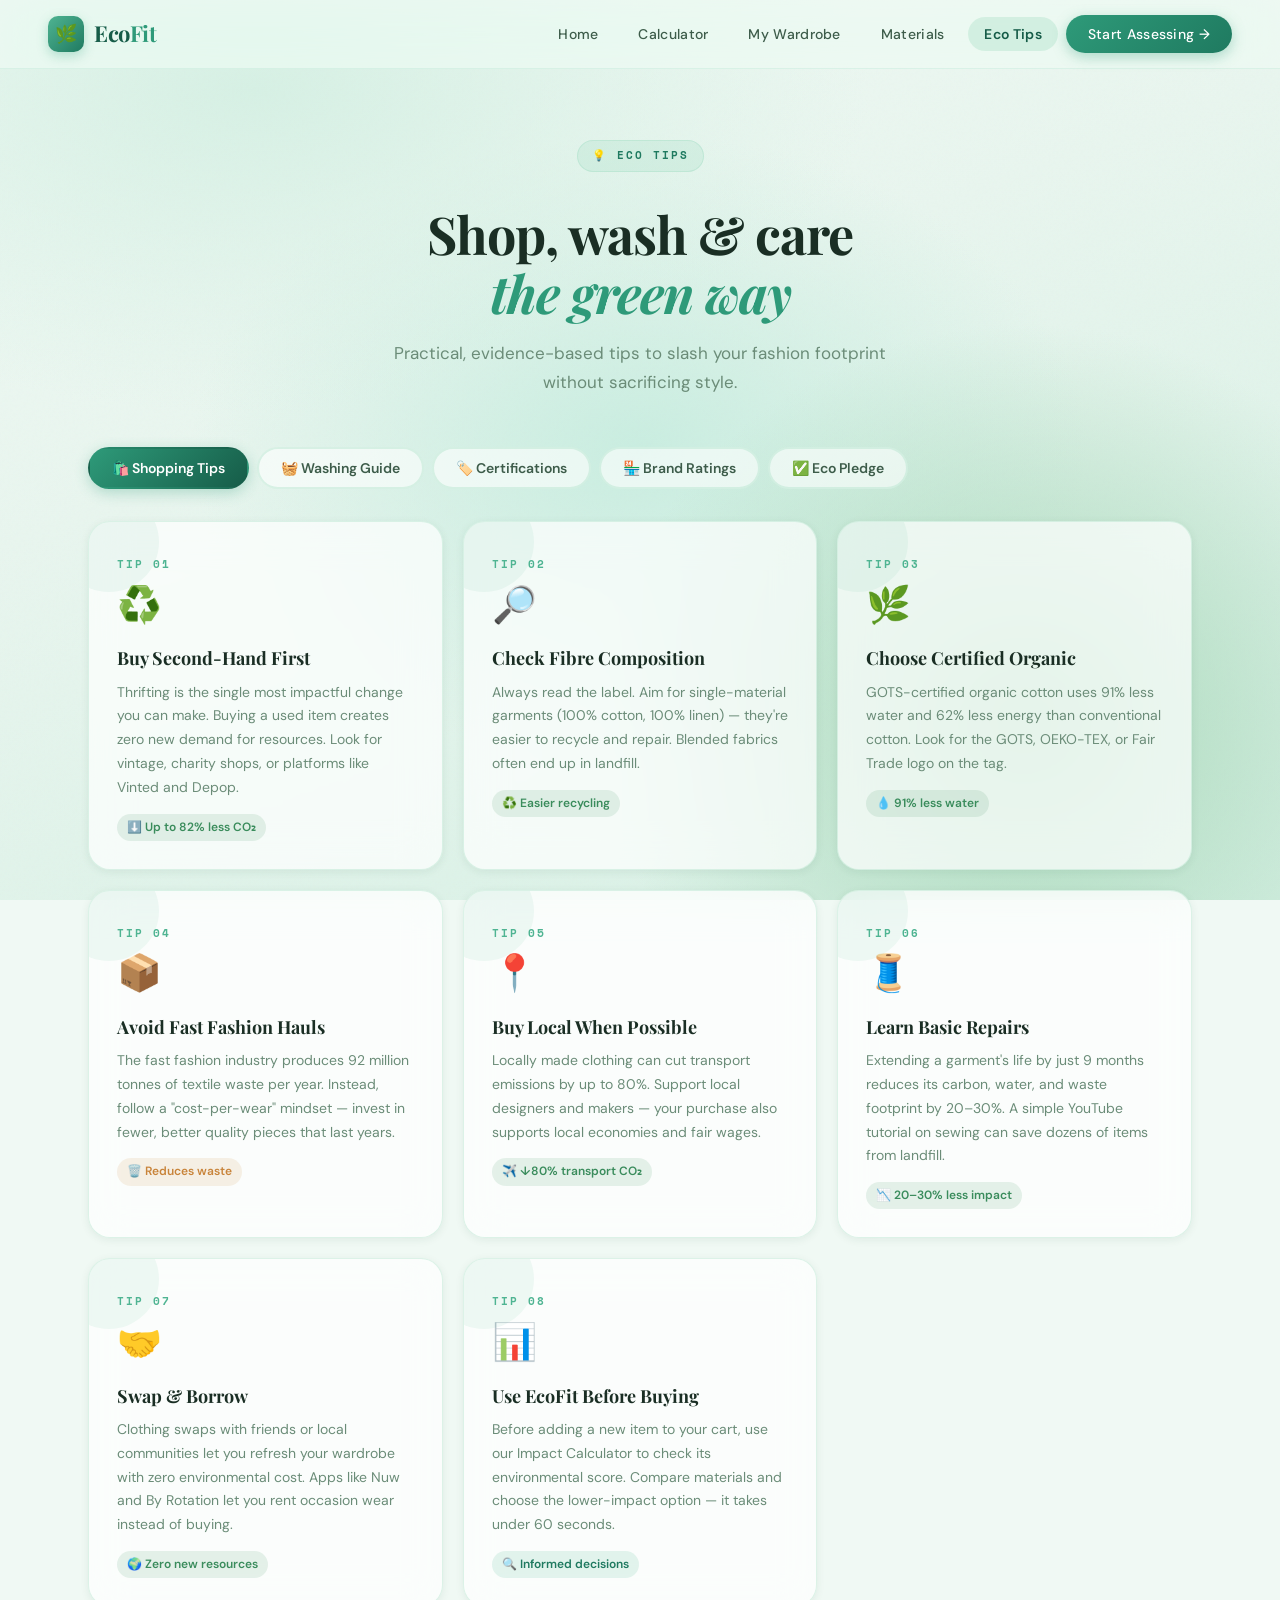
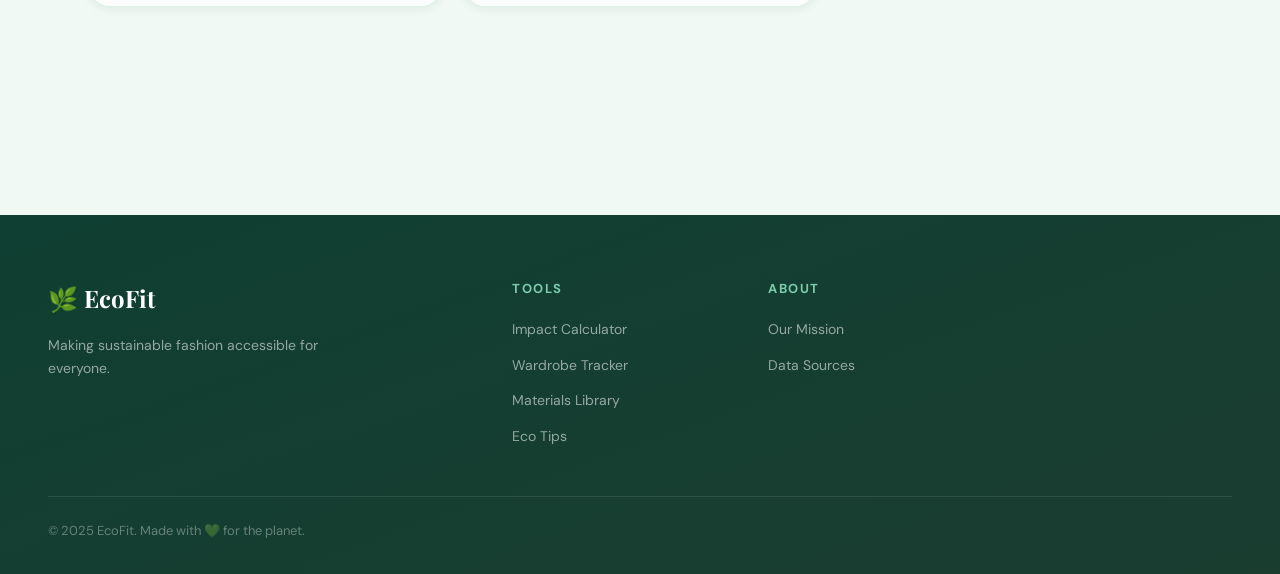
<file: tips.html>
<!doctype html>
<html lang="en">
    <head>
        <meta charset="UTF-8" />
        <meta name="viewport" content="width=device-width, initial-scale=1.0" />
        <title>Eco Tips — EcoFit</title>
        <link rel="stylesheet" href="style.css" />
        <link
            rel="icon"
            href="data:image/svg+xml,<svg xmlns='http://www.w3.org/2000/svg' viewBox='0 0 100 100'><text y='.9em' font-size='90'>🌿</text></svg>"
        />
        <style>
            .page-hero {
                padding: 140px 48px 50px;
                text-align: center;
                max-width: 680px;
                margin: 0 auto;
            }

            /* === Tab Navigation === */
            .tab-nav {
                max-width: 1200px;
                margin: 0 auto;
                padding: 0 48px 32px;
                display: flex;
                gap: 8px;
                flex-wrap: wrap;
            }

            .tab-btn {
                padding: 10px 22px;
                border: 2px solid rgba(172, 224, 201, 0.4);
                border-radius: 999px;
                background: rgba(255, 255, 255, 0.6);
                color: var(--text-mid);
                font-family: "DM Sans", sans-serif;
                font-size: 14px;
                font-weight: 600;
                cursor: pointer;
                transition: var(--spring);
            }

            .tab-btn:hover {
                border-color: var(--celadon-400);
                background: rgba(172, 224, 201, 0.2);
                transform: scale(1.03);
            }

            .tab-btn.active {
                background: linear-gradient(
                    135deg,
                    var(--celadon-500),
                    var(--celadon-700)
                );
                color: white;
                border-color: transparent;
                box-shadow: 0 4px 14px rgba(46, 154, 121, 0.3);
            }

            /* === Content === */
            .tips-content {
                max-width: 1200px;
                margin: 0 auto;
                padding: 0 48px 80px;
            }

            .tab-panel {
                display: none;
            }
            .tab-panel.active {
                display: block;
            }

            /* === Tips Grid === */
            .tips-grid {
                display: grid;
                grid-template-columns: repeat(auto-fill, minmax(300px, 1fr));
                gap: 20px;
                margin-bottom: 48px;
            }

            .tip-card {
                background: rgba(255, 255, 255, 0.7);
                backdrop-filter: blur(20px);
                border: 1px solid rgba(172, 224, 201, 0.4);
                border-radius: 22px;
                padding: 28px;
                box-shadow: var(--shadow-sm);
                transition: var(--spring);
                position: relative;
                overflow: hidden;
            }

            .tip-card:hover {
                transform: translateY(-6px);
                box-shadow: var(--shadow-md);
            }

            .tip-card::before {
                content: "";
                position: absolute;
                top: -30px;
                left: -30px;
                width: 100px;
                height: 100px;
                border-radius: 50%;
                background: var(--celadon-400);
                opacity: 0.08;
            }

            .tip-num {
                font-family: "Space Mono", monospace;
                font-size: 11px;
                font-weight: 700;
                color: var(--celadon-400);
                letter-spacing: 2px;
                text-transform: uppercase;
                margin-bottom: 8px;
            }

            .tip-icon {
                font-size: 36px;
                margin-bottom: 14px;
                display: block;
            }

            .tip-title {
                font-family: "Playfair Display", serif;
                font-size: 18px;
                font-weight: 700;
                color: var(--text-dark);
                margin-bottom: 10px;
                line-height: 1.3;
            }

            .tip-body {
                font-size: 14px;
                color: var(--text-light);
                line-height: 1.7;
            }

            .tip-impact {
                display: inline-flex;
                align-items: center;
                gap: 5px;
                margin-top: 14px;
                font-size: 12px;
                font-weight: 600;
                padding: 4px 10px;
                border-radius: 999px;
            }

            /* === Certification Cards === */
            .cert-grid {
                display: grid;
                grid-template-columns: repeat(auto-fill, minmax(340px, 1fr));
                gap: 20px;
            }

            .cert-card {
                background: rgba(255, 255, 255, 0.72);
                backdrop-filter: blur(20px);
                border: 1px solid rgba(172, 224, 201, 0.4);
                border-radius: 22px;
                padding: 28px;
                box-shadow: var(--shadow-sm);
                transition: var(--spring);
            }

            .cert-card:hover {
                transform: translateY(-4px);
                box-shadow: var(--shadow-md);
            }

            .cert-header {
                display: flex;
                align-items: center;
                gap: 14px;
                margin-bottom: 14px;
            }

            .cert-badge {
                width: 56px;
                height: 56px;
                border-radius: 16px;
                display: flex;
                align-items: center;
                justify-content: center;
                font-size: 26px;
                flex-shrink: 0;
            }

            .cert-name {
                font-family: "Playfair Display", serif;
                font-size: 18px;
                font-weight: 700;
                color: var(--text-dark);
            }

            .cert-trust {
                font-size: 12px;
                font-weight: 600;
                margin-top: 3px;
            }

            .cert-desc {
                font-size: 13px;
                color: var(--text-light);
                line-height: 1.7;
                margin-bottom: 14px;
            }

            .cert-covers {
                display: flex;
                flex-wrap: wrap;
                gap: 6px;
            }

            .cert-covers span {
                font-size: 11px;
                padding: 3px 10px;
                border-radius: 999px;
                background: rgba(172, 224, 201, 0.25);
                color: var(--celadon-700);
                font-weight: 600;
            }

            /* === Brand Comparison Table === */
            .brand-table {
                background: rgba(255, 255, 255, 0.7);
                backdrop-filter: blur(20px);
                border: 1px solid rgba(172, 224, 201, 0.4);
                border-radius: 22px;
                overflow: hidden;
                box-shadow: var(--shadow-sm);
            }

            .brand-table table {
                width: 100%;
                border-collapse: collapse;
            }

            .brand-table th {
                background: rgba(172, 224, 201, 0.2);
                padding: 14px 20px;
                text-align: left;
                font-size: 12px;
                font-weight: 700;
                text-transform: uppercase;
                letter-spacing: 1px;
                color: var(--text-mid);
                border-bottom: 1px solid rgba(172, 224, 201, 0.3);
            }

            .brand-table td {
                padding: 14px 20px;
                font-size: 14px;
                border-bottom: 1px solid rgba(172, 224, 201, 0.2);
                color: var(--text-mid);
                vertical-align: middle;
            }

            .brand-table tr:last-child td {
                border: none;
            }
            .brand-table tr:hover td {
                background: rgba(172, 224, 201, 0.1);
            }

            .brand-name {
                font-weight: 700;
                color: var(--text-dark);
            }

            /* === Washing Guide === */
            .washing-grid {
                display: grid;
                grid-template-columns: repeat(auto-fill, minmax(220px, 1fr));
                gap: 16px;
            }

            .wash-card {
                background: rgba(255, 255, 255, 0.7);
                backdrop-filter: blur(20px);
                border: 1px solid rgba(172, 224, 201, 0.4);
                border-radius: 18px;
                padding: 24px 20px;
                text-align: center;
                box-shadow: var(--shadow-sm);
                transition: var(--spring);
            }

            .wash-card:hover {
                transform: translateY(-4px);
                box-shadow: var(--shadow-md);
            }

            .wash-icon {
                font-size: 40px;
                margin-bottom: 12px;
            }
            .wash-title {
                font-weight: 700;
                font-size: 15px;
                color: var(--text-dark);
                margin-bottom: 6px;
            }
            .wash-saving {
                font-family: "Space Mono", monospace;
                font-size: 20px;
                font-weight: 700;
                color: var(--celadon-600);
                margin-bottom: 6px;
            }
            .wash-desc {
                font-size: 12px;
                color: var(--text-light);
                line-height: 1.5;
            }

            /* === Pledge Box === */
            .pledge-box {
                background: linear-gradient(
                    135deg,
                    var(--celadon-600),
                    var(--celadon-800)
                );
                border-radius: 28px;
                padding: 48px 40px;
                text-align: center;
                margin-top: 48px;
                position: relative;
                overflow: hidden;
            }

            .pledge-box::before {
                content: "🌿";
                position: absolute;
                font-size: 200px;
                top: -40px;
                right: -20px;
                opacity: 0.07;
            }

            .pledge-box h2 {
                font-family: "Playfair Display", serif;
                font-size: 32px;
                font-weight: 700;
                color: white;
                margin-bottom: 12px;
            }

            .pledge-box p {
                font-size: 16px;
                color: rgba(255, 255, 255, 0.7);
                max-width: 500px;
                margin: 0 auto 28px;
                line-height: 1.7;
            }

            .pledge-checklist {
                display: grid;
                grid-template-columns: repeat(auto-fill, minmax(220px, 1fr));
                gap: 12px;
                margin-bottom: 32px;
                text-align: left;
            }

            .pledge-item {
                display: flex;
                align-items: center;
                gap: 10px;
                padding: 12px 16px;
                background: rgba(255, 255, 255, 0.12);
                border-radius: 12px;
                font-size: 13px;
                font-weight: 500;
                color: rgba(255, 255, 255, 0.85);
                cursor: pointer;
                transition: var(--transition);
                border: 2px solid transparent;
                user-select: none;
            }

            .pledge-item.checked {
                background: rgba(255, 255, 255, 0.2);
                border-color: rgba(255, 255, 255, 0.3);
            }
            .pledge-item:hover {
                background: rgba(255, 255, 255, 0.18);
            }

            .pledge-check {
                font-size: 18px;
                transition: transform 0.3s cubic-bezier(0.34, 1.56, 0.64, 1);
            }
            .pledge-item.checked .pledge-check {
                transform: scale(1.2);
            }

            @media (max-width: 768px) {
                .tab-nav,
                .tips-content {
                    padding: 0 20px 60px;
                }
                .page-hero {
                    padding: 120px 20px 40px;
                }
                .brand-table {
                    overflow-x: auto;
                }
                .pledge-checklist {
                    grid-template-columns: 1fr;
                }
            }
        </style>
    </head>
    <body>
        <div class="page-bg"></div>

        <nav class="navbar">
            <a href="index.html" class="nav-logo">
                <div class="nav-logo-icon">🌿</div>
                <span class="nav-logo-text">Eco<span>Fit</span></span>
            </a>
            <ul class="nav-links">
                <li><a href="index.html">Home</a></li>
                <li><a href="calculator.html">Calculator</a></li>
                <li><a href="wardrobe.html">My Wardrobe</a></li>
                <li><a href="materials.html">Materials</a></li>
                <li><a href="tips.html" class="active">Eco Tips</a></li>
                <li>
                    <a href="calculator.html" class="nav-cta"
                        >Start Assessing →</a
                    >
                </li>
            </ul>
            <div class="hamburger"><span></span><span></span><span></span></div>
        </nav>

        <div class="page-hero page-transition">
            <span class="section-tag">💡 Eco Tips</span>
            <h1 class="section-title" style="margin-top: 16px">
                Shop, wash & care<br /><em>the green way</em>
            </h1>
            <p class="section-subtitle">
                Practical, evidence-based tips to slash your fashion footprint
                without sacrificing style.
            </p>
        </div>

        <div class="tab-nav">
            <button
                class="tab-btn active"
                onclick="switchTab('shopping', this)"
            >
                🛍️ Shopping Tips
            </button>
            <button
                class="tab-btn"
                onclick="switchTab('washing', this)"
                id="tab-washing"
            >
                🧺 Washing Guide
            </button>
            <button
                class="tab-btn"
                onclick="switchTab('certifications', this)"
                id="tab-certifications"
            >
                🏷️ Certifications
            </button>
            <button
                class="tab-btn"
                onclick="switchTab('brands', this)"
                id="tab-brands"
            >
                🏪 Brand Ratings
            </button>
            <button
                class="tab-btn"
                onclick="switchTab('pledge', this)"
                id="tab-pledge"
            >
                ✅ Eco Pledge
            </button>
        </div>

        <div class="tips-content">
            <!-- SHOPPING TIPS -->
            <div class="tab-panel active" id="panel-shopping">
                <div class="tips-grid">
                    <div class="tip-card fade-up stagger-1">
                        <span class="tip-num">Tip 01</span>
                        <span class="tip-icon">♻️</span>
                        <div class="tip-title">Buy Second-Hand First</div>
                        <div class="tip-body">
                            Thrifting is the single most impactful change you
                            can make. Buying a used item creates zero new demand
                            for resources. Look for vintage, charity shops, or
                            platforms like Vinted and Depop.
                        </div>
                        <div
                            class="tip-impact badge-green"
                            style="
                                background: rgba(58, 140, 92, 0.12);
                                color: var(--good);
                            "
                        >
                            ⬇️ Up to 82% less CO₂
                        </div>
                    </div>
                    <div class="tip-card fade-up stagger-2">
                        <span class="tip-num">Tip 02</span>
                        <span class="tip-icon">🔎</span>
                        <div class="tip-title">Check Fibre Composition</div>
                        <div class="tip-body">
                            Always read the label. Aim for single-material
                            garments (100% cotton, 100% linen) — they're easier
                            to recycle and repair. Blended fabrics often end up
                            in landfill.
                        </div>
                        <div
                            class="tip-impact badge-green"
                            style="
                                background: rgba(58, 140, 92, 0.12);
                                color: var(--good);
                            "
                        >
                            ♻️ Easier recycling
                        </div>
                    </div>
                    <div class="tip-card fade-up stagger-3">
                        <span class="tip-num">Tip 03</span>
                        <span class="tip-icon">🌿</span>
                        <div class="tip-title">Choose Certified Organic</div>
                        <div class="tip-body">
                            GOTS-certified organic cotton uses 91% less water
                            and 62% less energy than conventional cotton. Look
                            for the GOTS, OEKO-TEX, or Fair Trade logo on the
                            tag.
                        </div>
                        <div
                            class="tip-impact"
                            style="
                                background: rgba(58, 140, 92, 0.12);
                                color: var(--good);
                            "
                        >
                            💧 91% less water
                        </div>
                    </div>
                    <div class="tip-card fade-up stagger-4">
                        <span class="tip-num">Tip 04</span>
                        <span class="tip-icon">📦</span>
                        <div class="tip-title">Avoid Fast Fashion Hauls</div>
                        <div class="tip-body">
                            The fast fashion industry produces 92 million tonnes
                            of textile waste per year. Instead, follow a
                            "cost-per-wear" mindset — invest in fewer, better
                            quality pieces that last years.
                        </div>
                        <div
                            class="tip-impact"
                            style="
                                background: rgba(200, 132, 58, 0.12);
                                color: var(--warn);
                            "
                        >
                            🗑️ Reduces waste
                        </div>
                    </div>
                    <div class="tip-card fade-up stagger-5">
                        <span class="tip-num">Tip 05</span>
                        <span class="tip-icon">📍</span>
                        <div class="tip-title">Buy Local When Possible</div>
                        <div class="tip-body">
                            Locally made clothing can cut transport emissions by
                            up to 80%. Support local designers and makers — your
                            purchase also supports local economies and fair
                            wages.
                        </div>
                        <div
                            class="tip-impact"
                            style="
                                background: rgba(58, 140, 92, 0.12);
                                color: var(--good);
                            "
                        >
                            ✈️ ↓80% transport CO₂
                        </div>
                    </div>
                    <div class="tip-card fade-up stagger-1">
                        <span class="tip-num">Tip 06</span>
                        <span class="tip-icon">🧵</span>
                        <div class="tip-title">Learn Basic Repairs</div>
                        <div class="tip-body">
                            Extending a garment's life by just 9 months reduces
                            its carbon, water, and waste footprint by 20–30%. A
                            simple YouTube tutorial on sewing can save dozens of
                            items from landfill.
                        </div>
                        <div
                            class="tip-impact"
                            style="
                                background: rgba(58, 140, 92, 0.12);
                                color: var(--good);
                            "
                        >
                            📉 20–30% less impact
                        </div>
                    </div>
                    <div class="tip-card fade-up stagger-2">
                        <span class="tip-num">Tip 07</span>
                        <span class="tip-icon">🤝</span>
                        <div class="tip-title">Swap & Borrow</div>
                        <div class="tip-body">
                            Clothing swaps with friends or local communities let
                            you refresh your wardrobe with zero environmental
                            cost. Apps like Nuw and By Rotation let you rent
                            occasion wear instead of buying.
                        </div>
                        <div
                            class="tip-impact"
                            style="
                                background: rgba(58, 140, 92, 0.12);
                                color: var(--good);
                            "
                        >
                            🌍 Zero new resources
                        </div>
                    </div>
                    <div class="tip-card fade-up stagger-3">
                        <span class="tip-num">Tip 08</span>
                        <span class="tip-icon">📊</span>
                        <div class="tip-title">Use EcoFit Before Buying</div>
                        <div class="tip-body">
                            Before adding a new item to your cart, use our
                            Impact Calculator to check its environmental score.
                            Compare materials and choose the lower-impact option
                            — it takes under 60 seconds.
                        </div>
                        <div
                            class="tip-impact"
                            style="
                                background: rgba(79, 180, 146, 0.15);
                                color: var(--celadon-600);
                            "
                        >
                            🔍 Informed decisions
                        </div>
                    </div>
                </div>
            </div>

            <!-- WASHING GUIDE -->
            <div class="tab-panel" id="panel-washing">
                <div style="margin-bottom: 40px">
                    <h2
                        style="
                            font-family: &quot;Playfair Display&quot;, serif;
                            font-size: 28px;
                            font-weight: 700;
                            margin-bottom: 8px;
                            color: var(--text-dark);
                        "
                    >
                        🧺 Washing & Care Guide
                    </h2>
                    <p
                        style="
                            font-size: 15px;
                            color: var(--text-light);
                            max-width: 580px;
                        "
                    >
                        Up to 60% of a garment's lifetime carbon footprint comes
                        from how you wash and dry it. These changes make a real
                        difference.
                    </p>
                </div>

                <div class="washing-grid">
                    <div class="wash-card fade-up stagger-1">
                        <div class="wash-icon">🌡️</div>
                        <div class="wash-title">Wash at 30°C</div>
                        <div class="wash-saving">-57%</div>
                        <div class="wash-desc">
                            Switching from 60°C to 30°C cuts energy use by 57%
                            with no loss in cleaning effectiveness for normal
                            loads.
                        </div>
                    </div>
                    <div class="wash-card fade-up stagger-2">
                        <div class="wash-icon">🌬️</div>
                        <div class="wash-title">Line Dry</div>
                        <div class="wash-saving">-100%</div>
                        <div class="wash-desc">
                            Tumble dryers are one of the biggest household
                            energy users. Air drying costs nothing and is
                            gentler on fabrics.
                        </div>
                    </div>
                    <div class="wash-card fade-up stagger-3">
                        <div class="wash-icon">👗</div>
                        <div class="wash-title">Full Loads Only</div>
                        <div class="wash-saving">-30%</div>
                        <div class="wash-desc">
                            Running a half-empty machine wastes water and
                            energy. Wait for a full load to maximise every wash
                            cycle.
                        </div>
                    </div>
                    <div class="wash-card fade-up stagger-4">
                        <div class="wash-icon">🧴</div>
                        <div class="wash-title">Eco Detergent</div>
                        <div class="wash-saving">-20%</div>
                        <div class="wash-desc">
                            Plant-based concentrated detergents reduce chemical
                            pollution and often come in plastic-free packaging.
                        </div>
                    </div>
                    <div class="wash-card fade-up stagger-5">
                        <div class="wash-icon">🐟</div>
                        <div class="wash-title">Microplastic Bag</div>
                        <div class="wash-saving">90%↓</div>
                        <div class="wash-desc">
                            Use a Guppyfriend bag or Cora Ball to catch
                            microplastics shed by synthetic fabrics before they
                            reach waterways.
                        </div>
                    </div>
                    <div class="wash-card fade-up stagger-1">
                        <div class="wash-icon">👃</div>
                        <div class="wash-title">Spot Clean First</div>
                        <div class="wash-saving">-100%</div>
                        <div class="wash-desc">
                            For small stains or light wear, spot cleaning with a
                            damp cloth avoids a full wash cycle entirely —
                            saving huge amounts of water.
                        </div>
                    </div>
                    <div class="wash-card fade-up stagger-2">
                        <div class="wash-icon">🔢</div>
                        <div class="wash-title">Wash Less Often</div>
                        <div class="wash-saving">-50%</div>
                        <div class="wash-desc">
                            Jeans last much longer washed every 10 wears. Most
                            tops are fine for 2–3 wears before washing. Jumpers
                            can go 5+ wears.
                        </div>
                    </div>
                    <div class="wash-card fade-up stagger-3">
                        <div class="wash-icon">🗂️</div>
                        <div class="wash-title">Read Care Labels</div>
                        <div class="wash-saving">Extended life</div>
                        <div class="wash-desc">
                            Following care instructions can double or triple a
                            garment's lifespan. Hot washing delicates destroys
                            fibres and shortens life dramatically.
                        </div>
                    </div>
                </div>
            </div>

            <!-- CERTIFICATIONS -->
            <div class="tab-panel" id="panel-certifications">
                <div style="margin-bottom: 40px">
                    <h2
                        style="
                            font-family: &quot;Playfair Display&quot;, serif;
                            font-size: 28px;
                            font-weight: 700;
                            margin-bottom: 8px;
                            color: var(--text-dark);
                        "
                    >
                        🏷️ Certification Guide
                    </h2>
                    <p
                        style="
                            font-size: 15px;
                            color: var(--text-light);
                            max-width: 580px;
                        "
                    >
                        Not all eco labels are equal. Here's what each
                        certification actually guarantees — and what to watch
                        out for.
                    </p>
                </div>

                <div class="cert-grid">
                    <div class="cert-card fade-up stagger-1">
                        <div class="cert-header">
                            <div
                                class="cert-badge"
                                style="
                                    background: linear-gradient(
                                        135deg,
                                        #d6f0e4,
                                        #ace0c9
                                    );
                                "
                            >
                                🌿
                            </div>
                            <div>
                                <div class="cert-name">GOTS</div>
                                <div
                                    class="cert-trust"
                                    style="color: var(--good)"
                                >
                                    ⭐⭐⭐⭐⭐ Highest Trust
                                </div>
                            </div>
                        </div>
                        <div class="cert-desc">
                            Global Organic Textile Standard. The most rigorous
                            certification covering the entire supply chain from
                            raw fibre to finished product. Prohibits harmful
                            chemicals and requires fair labour conditions.
                        </div>
                        <div class="cert-covers">
                            <span>Organic Fibres</span
                            ><span>Chemical Safety</span><span>Fair Labour</span
                            ><span>Traceability</span
                            ><span>Water Treatment</span>
                        </div>
                    </div>
                    <div class="cert-card fade-up stagger-2">
                        <div class="cert-header">
                            <div
                                class="cert-badge"
                                style="
                                    background: linear-gradient(
                                        135deg,
                                        #fde8cc,
                                        #f5c890
                                    );
                                "
                            >
                                🏷️
                            </div>
                            <div>
                                <div class="cert-name">
                                    OEKO-TEX® Standard 100
                                </div>
                                <div
                                    class="cert-trust"
                                    style="color: var(--good)"
                                >
                                    ⭐⭐⭐⭐ High Trust
                                </div>
                            </div>
                        </div>
                        <div class="cert-desc">
                            Tests every component of a garment (fabric, buttons,
                            zips) for over 100 harmful substances. Primarily a
                            product safety standard — does not guarantee
                            environmental manufacturing standards.
                        </div>
                        <div class="cert-covers">
                            <span>Chemical Testing</span
                            ><span>Product Safety</span
                            ><span>No Greenwashing</span>
                        </div>
                    </div>
                    <div class="cert-card fade-up stagger-3">
                        <div class="cert-header">
                            <div
                                class="cert-badge"
                                style="
                                    background: linear-gradient(
                                        135deg,
                                        #d1e8fd,
                                        #a3cff5
                                    );
                                "
                            >
                                🤝
                            </div>
                            <div>
                                <div class="cert-name">Fair Trade</div>
                                <div
                                    class="cert-trust"
                                    style="color: var(--good)"
                                >
                                    ⭐⭐⭐⭐ High Trust
                                </div>
                            </div>
                        </div>
                        <div class="cert-desc">
                            Ensures fair wages and safe working conditions for
                            farmers and garment workers. Includes a community
                            premium paid to workers. Focuses on social impact
                            over environmental impact.
                        </div>
                        <div class="cert-covers">
                            <span>Fair Wages</span><span>Safe Conditions</span
                            ><span>Community Premium</span
                            ><span>No Child Labour</span>
                        </div>
                    </div>
                    <div class="cert-card fade-up stagger-4">
                        <div class="cert-header">
                            <div
                                class="cert-badge"
                                style="
                                    background: linear-gradient(
                                        135deg,
                                        #f5d1f5,
                                        #e9a3f5
                                    );
                                "
                            >
                                🅱️
                            </div>
                            <div>
                                <div class="cert-name">B Corp</div>
                                <div
                                    class="cert-trust"
                                    style="color: var(--good)"
                                >
                                    ⭐⭐⭐⭐ High Trust
                                </div>
                            </div>
                        </div>
                        <div class="cert-desc">
                            Certifies entire companies (not products) for social
                            and environmental performance, accountability, and
                            transparency. Covers governance, workers, community,
                            environment, and customers.
                        </div>
                        <div class="cert-covers">
                            <span>Company-wide</span><span>Social Impact</span
                            ><span>Environmental</span><span>Transparency</span>
                        </div>
                    </div>
                    <div class="cert-card fade-up stagger-5">
                        <div class="cert-header">
                            <div
                                class="cert-badge"
                                style="
                                    background: linear-gradient(
                                        135deg,
                                        #d1f5e8,
                                        #a3f5cc
                                    );
                                "
                            >
                                💧
                            </div>
                            <div>
                                <div class="cert-name">bluesign®</div>
                                <div
                                    class="cert-trust"
                                    style="color: var(--good)"
                                >
                                    ⭐⭐⭐⭐ High Trust
                                </div>
                            </div>
                        </div>
                        <div class="cert-desc">
                            Focuses on fabric mills — requiring safe chemicals,
                            clean water and air treatment, and worker safety.
                            Particularly strong for reducing harmful chemical
                            use in dyeing and finishing processes.
                        </div>
                        <div class="cert-covers">
                            <span>Chemical Safety</span
                            ><span>Water Management</span
                            ><span>Air Emissions</span
                            ><span>Worker Safety</span>
                        </div>
                    </div>
                    <div class="cert-card fade-up stagger-1">
                        <div class="cert-header">
                            <div
                                class="cert-badge"
                                style="
                                    background: linear-gradient(
                                        135deg,
                                        #fde8e8,
                                        #f5b0b0
                                    );
                                "
                            >
                                ⚠️
                            </div>
                            <div>
                                <div class="cert-name">Watch Out For...</div>
                                <div
                                    class="cert-trust"
                                    style="color: var(--danger)"
                                >
                                    ⭐ Greenwashing Risk
                                </div>
                            </div>
                        </div>
                        <div class="cert-desc">
                            Vague terms like "eco-friendly," "sustainable,"
                            "natural," or "green" have no legal definition and
                            no third-party verification. Always look for a
                            specific, named third-party certification with a
                            logo.
                        </div>
                        <div class="cert-covers">
                            <span
                                style="
                                    background: rgba(192, 92, 92, 0.15);
                                    color: var(--danger);
                                "
                                >❌ "Eco-friendly"</span
                            >
                            <span
                                style="
                                    background: rgba(192, 92, 92, 0.15);
                                    color: var(--danger);
                                "
                                >❌ "Sustainable"</span
                            >
                            <span
                                style="
                                    background: rgba(192, 92, 92, 0.15);
                                    color: var(--danger);
                                "
                                >❌ "Natural"</span
                            >
                            <span
                                style="
                                    background: rgba(192, 92, 92, 0.15);
                                    color: var(--danger);
                                "
                                >❌ "Green"</span
                            >
                        </div>
                    </div>
                </div>
            </div>

            <!-- BRAND RATINGS -->
            <div class="tab-panel" id="panel-brands">
                <div style="margin-bottom: 40px">
                    <h2
                        style="
                            font-family: &quot;Playfair Display&quot;, serif;
                            font-size: 28px;
                            font-weight: 700;
                            margin-bottom: 8px;
                            color: var(--text-dark);
                        "
                    >
                        🏪 Brand Sustainability Ratings
                    </h2>
                    <p
                        style="
                            font-size: 15px;
                            color: var(--text-light);
                            max-width: 580px;
                        "
                    >
                        A snapshot of how major fashion brands perform on
                        sustainability — based on transparency, materials, and
                        certifications.
                    </p>
                </div>

                <div class="brand-table fade-up">
                    <table>
                        <thead>
                            <tr>
                                <th>Brand</th>
                                <th>Category</th>
                                <th>Eco Score</th>
                                <th>Certifications</th>
                                <th>Notable Action</th>
                            </tr>
                        </thead>
                        <tbody>
                            <tr>
                                <td>
                                    <span class="brand-name">Patagonia</span>
                                </td>
                                <td>Outdoor</td>
                                <td>
                                    <span class="badge badge-green"
                                        >🌿 9/10</span
                                    >
                                </td>
                                <td>Fair Trade, bluesign®, B Corp</td>
                                <td>1% for the Planet, repairs programme</td>
                            </tr>
                            <tr>
                                <td>
                                    <span class="brand-name"
                                        >Eileen Fisher</span
                                    >
                                </td>
                                <td>Lifestyle</td>
                                <td>
                                    <span class="badge badge-green"
                                        >🌿 8/10</span
                                    >
                                </td>
                                <td>B Corp, GOTS</td>
                                <td>Take-Back programme, recycled fibres</td>
                            </tr>
                            <tr>
                                <td>
                                    <span class="brand-name"
                                        >Thought Clothing</span
                                    >
                                </td>
                                <td>Casual</td>
                                <td>
                                    <span class="badge badge-green"
                                        >🌿 8/10</span
                                    >
                                </td>
                                <td>GOTS, Fair Trade</td>
                                <td>Hemp & bamboo specialist</td>
                            </tr>
                            <tr>
                                <td>
                                    <span class="brand-name"
                                        >Stella McCartney</span
                                    >
                                </td>
                                <td>Luxury</td>
                                <td>
                                    <span class="badge badge-yellow"
                                        >⚡ 7/10</span
                                    >
                                </td>
                                <td>Canopy Style</td>
                                <td>No leather/fur, sustainability reports</td>
                            </tr>
                            <tr>
                                <td>
                                    <span class="brand-name"
                                        >H&M (Conscious)</span
                                    >
                                </td>
                                <td>Fast Fashion</td>
                                <td>
                                    <span class="badge badge-yellow"
                                        >⚡ 5/10</span
                                    >
                                </td>
                                <td>OEKO-TEX (partial)</td>
                                <td>
                                    Garment collection — but still high volume
                                </td>
                            </tr>
                            <tr>
                                <td>
                                    <span class="brand-name"
                                        >Zara (Join Life)</span
                                    >
                                </td>
                                <td>Fast Fashion</td>
                                <td>
                                    <span class="badge badge-yellow"
                                        >⚡ 4/10</span
                                    >
                                </td>
                                <td>Some OEKO-TEX</td>
                                <td>Some recycled materials, mixed record</td>
                            </tr>
                            <tr>
                                <td><span class="brand-name">SHEIN</span></td>
                                <td>Ultra Fast Fashion</td>
                                <td>
                                    <span class="badge badge-red">🔥 1/10</span>
                                </td>
                                <td>None verified</td>
                                <td>
                                    Extremely high volume, poor transparency
                                </td>
                            </tr>
                            <tr>
                                <td><span class="brand-name">Primark</span></td>
                                <td>Budget</td>
                                <td>
                                    <span class="badge badge-red">🔥 2/10</span>
                                </td>
                                <td>Some GOTS items</td>
                                <td>
                                    Sustainable Cotton Programme, low prices
                                    drive overconsumption
                                </td>
                            </tr>
                        </tbody>
                    </table>
                </div>
            </div>

            <!-- ECO PLEDGE -->
            <div class="tab-panel" id="panel-pledge">
                <div class="pledge-box">
                    <div
                        class="pledge-box"
                        style="background: transparent; padding: 0; margin: 0"
                    >
                        <h2>🌍 Take the EcoFit Pledge</h2>
                        <p>
                            Check off the sustainable habits you already
                            practice — and commit to the ones you'll start
                            today.
                        </p>
                    </div>
                    <div class="pledge-checklist" id="pledgeList"></div>
                    <div
                        id="pledgeScore"
                        style="
                            font-family: &quot;Playfair Display&quot;, serif;
                            font-size: 42px;
                            font-weight: 900;
                            color: white;
                            margin-bottom: 8px;
                        "
                    >
                        0 / 12
                    </div>
                    <div
                        style="
                            color: rgba(255, 255, 255, 0.7);
                            font-size: 14px;
                            margin-bottom: 24px;
                        "
                        id="pledgeMsg"
                    >
                        Start checking habits above!
                    </div>
                    <button
                        class="btn"
                        style="
                            background: white;
                            color: var(--celadon-700);
                            font-weight: 700;
                            font-size: 15px;
                            padding: 14px 36px;
                        "
                        onclick="sharePledge()"
                    >
                        🌿 Share My Pledge
                    </button>
                </div>
            </div>
        </div>

        <footer class="footer">
            <div class="footer-grid">
                <div class="footer-brand">
                    <div class="footer-logo">🌿 EcoFit</div>
                    <p>Making sustainable fashion accessible for everyone.</p>
                </div>
                <div class="footer-col">
                    <h4>Tools</h4>
                    <ul>
                        <li><a href="calculator.html">Impact Calculator</a></li>
                        <li><a href="wardrobe.html">Wardrobe Tracker</a></li>
                        <li><a href="materials.html">Materials Library</a></li>
                        <li><a href="tips.html">Eco Tips</a></li>
                    </ul>
                </div>
                <div class="footer-col">
                    <h4>About</h4>
                    <ul>
                        <li><a href="#">Our Mission</a></li>
                        <li><a href="#">Data Sources</a></li>
                    </ul>
                </div>
            </div>
            <div class="footer-bottom">
                <span>© 2025 EcoFit. Made with 💚 for the planet.</span>
            </div>
        </footer>

        <script>
            function switchTab(id, btn) {
                document.querySelectorAll(".tab-panel").forEach(function (p) {
                    p.classList.remove("active");
                });
                document.querySelectorAll(".tab-btn").forEach(function (b) {
                    b.classList.remove("active");
                });
                var panel = document.getElementById("panel-" + id);
                if (panel) panel.classList.add("active");
                if (btn) btn.classList.add("active");
                document
                    .querySelectorAll("#panel-" + id + " .fade-up")
                    .forEach(function (el, i) {
                        el.classList.remove("visible");
                        setTimeout(
                            function () {
                                el.classList.add("visible");
                            },
                            80 + i * 60,
                        );
                    });
            }
            window.switchTab = switchTab;

            // Initialise fade-up cards for whichever panel is already active on load
            document.addEventListener("DOMContentLoaded", function () {
                var activePanel = document.querySelector(".tab-panel.active");
                if (activePanel) {
                    activePanel
                        .querySelectorAll(".fade-up")
                        .forEach(function (el, i) {
                            setTimeout(
                                function () {
                                    el.classList.add("visible");
                                },
                                80 + i * 60,
                            );
                        });
                }
            });
        </script>

        <script>
            // EcoFit — master bundle (also embedded in *.html). Edit this file, then run sync-ecofit-into-html.ps1 to refresh pages.

            // EcoFit — material library (embedded; works offline).
            // Optional: materials.json overrides when fetch works (local server).
            window.ECOFIT_MATERIALS = {
                "cotton-conventional": {
                    name: "Conventional Cotton",
                    category: "Natural",
                    co2: 5.9,
                    water: 10000,
                    score: 62,
                    description:
                        "Grown with synthetic pesticides and fertilisers; very thirsty (≈10,000 L/kg). Most common apparel fibre worldwide.",
                    alternatives: ["cotton-organic", "hemp", "linen"],
                },
                "cotton-organic": {
                    name: "Organic Cotton",
                    category: "Natural",
                    co2: 3.8,
                    water: 7000,
                    score: 35,
                    description:
                        "No synthetic pesticides; lower water and energy than conventional cotton; look for GOTS.",
                    alternatives: ["hemp", "linen", "tencel"],
                },
                "recycled-cotton": {
                    name: "Recycled Cotton",
                    category: "Recycled",
                    co2: 2.1,
                    water: 800,
                    score: 24,
                    description:
                        "Mechanically or chemically recycled from textile waste; saves water and avoids virgin farming.",
                    alternatives: ["hemp", "linen"],
                },
                polyester: {
                    name: "Polyester",
                    category: "Synthetic",
                    co2: 9.5,
                    water: 125,
                    score: 78,
                    description:
                        "Petroleum-based; energy-intensive; sheds microplastics in every wash.",
                    alternatives: ["recycled-polyester", "tencel"],
                },
                "recycled-polyester": {
                    name: "Recycled Polyester (rPET)",
                    category: "Recycled",
                    co2: 3.2,
                    water: 100,
                    score: 28,
                    description:
                        "Made from post-consumer bottles or textile waste; much lower footprint than virgin polyester.",
                    alternatives: ["tencel", "hemp"],
                },
                nylon: {
                    name: "Nylon (Polyamide)",
                    category: "Synthetic",
                    co2: 7.6,
                    water: 200,
                    score: 72,
                    description:
                        "High energy use; nitrous oxide from production; common in activewear and hosiery.",
                    alternatives: ["recycled-nylon", "tencel"],
                },
                "recycled-nylon": {
                    name: "Recycled Nylon",
                    category: "Recycled",
                    co2: 2.8,
                    water: 180,
                    score: 25,
                    description:
                        "Often from fishing nets or industrial scrap; strong performance with lower impact.",
                    alternatives: ["tencel"],
                },
                elastane: {
                    name: "Elastane / Spandex / Lycra®",
                    category: "Synthetic",
                    co2: 12.0,
                    water: 150,
                    score: 82,
                    description:
                        "Almost always blended in small %; fossil-based and hard to recycle at end of life.",
                    alternatives: ["recycled-polyester"],
                },
                acrylic: {
                    name: "Acrylic",
                    category: "Synthetic",
                    co2: 8.2,
                    water: 200,
                    score: 75,
                    description:
                        "Wool-like synthetic; energy-intensive; can release microfibres.",
                    alternatives: ["recycled-wool", "wool"],
                },
                wool: {
                    name: "Wool (Virgin)",
                    category: "Animal",
                    co2: 5.5,
                    water: 170,
                    score: 50,
                    description:
                        "Durable and biodegradable; methane from sheep is a major part of footprint.",
                    alternatives: ["recycled-wool", "organic-wool"],
                },
                "organic-wool": {
                    name: "Organic Wool",
                    category: "Animal",
                    co2: 4.2,
                    water: 160,
                    score: 38,
                    description:
                        "Pasture and animal welfare standards; fewer synthetic inputs than conventional wool.",
                    alternatives: ["recycled-wool", "linen"],
                },
                "recycled-wool": {
                    name: "Recycled Wool",
                    category: "Recycled",
                    co2: 1.8,
                    water: 80,
                    score: 18,
                    description:
                        "Reclaimed from pre- or post-consumer knitwear; excellent low-impact option.",
                    alternatives: [],
                },
                "merino-wool": {
                    name: "Merino Wool",
                    category: "Animal",
                    co2: 6.0,
                    water: 180,
                    score: 55,
                    description:
                        "Fine fibre for base layers; similar land and methane considerations as wool.",
                    alternatives: ["recycled-wool", "tencel"],
                },
                cashmere: {
                    name: "Cashmere",
                    category: "Animal",
                    co2: 105,
                    water: 15000,
                    score: 95,
                    description:
                        "Very high land use and degradation per kg; luxury staple with outsized impact.",
                    alternatives: ["recycled-cashmere", "wool", "tencel"],
                },
                "recycled-cashmere": {
                    name: "Recycled Cashmere",
                    category: "Recycled",
                    co2: 8.0,
                    water: 1200,
                    score: 42,
                    description:
                        "Blends of reclaimed cashmere fibres; far better than virgin cashmere.",
                    alternatives: ["recycled-wool", "tencel"],
                },
                alpaca: {
                    name: "Alpaca Fibre",
                    category: "Animal",
                    co2: 12.0,
                    water: 800,
                    score: 58,
                    description:
                        "Soft luxury fibre; lower methane per animal than sheep but still animal agriculture.",
                    alternatives: ["recycled-wool", "tencel"],
                },
                mohair: {
                    name: "Mohair",
                    category: "Animal",
                    co2: 9.0,
                    water: 600,
                    score: 60,
                    description:
                        "From angora goats; durable sheen; welfare and land use vary by farm.",
                    alternatives: ["wool", "tencel"],
                },
                angora: {
                    name: "Angora (Rabbit)",
                    category: "Animal",
                    co2: 7.0,
                    water: 500,
                    score: 52,
                    description:
                        "Very fine; ethical sourcing critical — many brands have phased out.",
                    alternatives: ["wool", "tencel"],
                },
                silk: {
                    name: "Silk",
                    category: "Animal",
                    co2: 35,
                    water: 3800,
                    score: 70,
                    description:
                        "Boiling cocoons uses energy and water; biodegradable and long-lasting.",
                    alternatives: ["tencel", "cupro", "linen"],
                },
                "down-feather": {
                    name: "Down & Feather",
                    category: "Animal",
                    co2: 18.0,
                    water: 2500,
                    score: 68,
                    description:
                        "Fill for jackets and bedding; traceability and live-plucking concerns matter.",
                    alternatives: ["recycled-polyester", "recycled-wool"],
                },
                linen: {
                    name: "Linen (Flax)",
                    category: "Natural",
                    co2: 1.7,
                    water: 500,
                    score: 20,
                    description:
                        "Flax needs little irrigation and few pesticides; strong and biodegradable.",
                    alternatives: [],
                },
                hemp: {
                    name: "Hemp",
                    category: "Natural",
                    co2: 0.9,
                    water: 300,
                    score: 12,
                    description:
                        "Fast-growing, low inputs; excellent for denim, tees, and blends.",
                    alternatives: [],
                },
                ramie: {
                    name: "Ramie",
                    category: "Natural",
                    co2: 2.2,
                    water: 400,
                    score: 22,
                    description:
                        "Bast fibre like linen; lustrous; processing can be chemical-heavy.",
                    alternatives: ["linen", "hemp"],
                },
                jute: {
                    name: "Jute",
                    category: "Natural",
                    co2: 1.1,
                    water: 350,
                    score: 15,
                    description:
                        "Coarse bast fibre; bags and linings; very low impact crop.",
                    alternatives: ["hemp", "linen"],
                },
                tencel: {
                    name: "TENCEL™ / Lyocell",
                    category: "Semi-synthetic",
                    co2: 2.0,
                    water: 700,
                    score: 22,
                    description:
                        "Wood pulp in closed-loop solvent recovery; soft drape, biodegradable.",
                    alternatives: ["linen", "hemp"],
                },
                modal: {
                    name: "Modal",
                    category: "Semi-synthetic",
                    co2: 2.8,
                    water: 900,
                    score: 32,
                    description:
                        "Regenerated cellulose like viscose; often from beech; check responsible forestry.",
                    alternatives: ["tencel", "linen"],
                },
                viscose: {
                    name: "Viscose / Rayon",
                    category: "Semi-synthetic",
                    co2: 4.8,
                    water: 3000,
                    score: 55,
                    description:
                        "Wood pulp with chemical spinning; can drive deforestation if not certified.",
                    alternatives: ["tencel", "modal", "linen"],
                },
                cupro: {
                    name: "Cupro / Bemberg™",
                    category: "Semi-synthetic",
                    co2: 4.0,
                    water: 2200,
                    score: 48,
                    description:
                        "Regenerated from cotton linter; silk-like hand; chemical recovery matters.",
                    alternatives: ["tencel", "silk"],
                },
                acetate: {
                    name: "Acetate",
                    category: "Semi-synthetic",
                    co2: 4.5,
                    water: 800,
                    score: 50,
                    description:
                        "Lining fabric from wood pulp; less common in casual wear today.",
                    alternatives: ["tencel"],
                },
                "bamboo-viscose": {
                    name: "Bamboo Viscose",
                    category: "Semi-synthetic",
                    co2: 3.5,
                    water: 1400,
                    score: 40,
                    description:
                        "Often marketed as eco; chemically identical to rayon unless lyocell process.",
                    alternatives: ["tencel", "hemp", "linen"],
                },
                bamboo: {
                    name: "Bamboo (Generic)",
                    category: "Semi-synthetic",
                    co2: 2.5,
                    water: 1200,
                    score: 30,
                    description:
                        "Fast-growing grass; impact depends heavily on processing (viscose vs mechanical).",
                    alternatives: ["hemp", "linen", "tencel"],
                },
                leather: {
                    name: "Leather (Chrome Tan)",
                    category: "Animal",
                    co2: 17.0,
                    water: 17100,
                    score: 88,
                    description:
                        "Livestock + tanning; very high water and chemical load; long-lived products help amortise.",
                    alternatives: ["cork", "vegan-leather", "pinatex"],
                },
                "vegetable-tanned-leather": {
                    name: "Vegetable-Tanned Leather",
                    category: "Animal",
                    co2: 14.0,
                    water: 12000,
                    score: 78,
                    description:
                        "Traditional tannins; avoids chrome but still livestock-intensive.",
                    alternatives: ["cork", "pinatex"],
                },
                "vegan-leather": {
                    name: "Vegan Leather (PU / PVC)",
                    category: "Synthetic",
                    co2: 7.2,
                    water: 150,
                    score: 65,
                    description:
                        "Plastic-based; lower than leather on some metrics but fossil-derived and hard to recycle.",
                    alternatives: ["cork", "recycled-polyester", "pinatex"],
                },
                pinatex: {
                    name: "Piñatex® (Pineapple Leaf)",
                    category: "Natural",
                    co2: 2.4,
                    water: 400,
                    score: 28,
                    description:
                        "Uses agricultural waste from pineapples; bio-based coating options exist.",
                    alternatives: ["cork", "vegan-leather"],
                },
                cork: {
                    name: "Cork Fabric",
                    category: "Natural",
                    co2: 0.5,
                    water: 100,
                    score: 8,
                    description:
                        "Harvested from bark without killing trees; carbon-negative cork oak landscapes.",
                    alternatives: [],
                },
                "rubber-natural": {
                    name: "Natural Rubber",
                    category: "Natural",
                    co2: 2.0,
                    water: 400,
                    score: 35,
                    description:
                        "Soles and elastic; from latex trees; deforestation risk if not responsibly sourced.",
                    alternatives: ["recycled-rubber"],
                },
                "recycled-rubber": {
                    name: "Recycled Rubber",
                    category: "Recycled",
                    co2: 1.0,
                    water: 100,
                    score: 20,
                    description:
                        "Tyre and post-industrial scrap for soles and mats.",
                    alternatives: [],
                },
                neoprene: {
                    name: "Neoprene",
                    category: "Synthetic",
                    co2: 11.0,
                    water: 200,
                    score: 80,
                    description:
                        "Wetsuits and structured garments; synthetic rubber, high embodied energy.",
                    alternatives: ["recycled-polyester"],
                },
                pvc: {
                    name: "PVC / Vinyl",
                    category: "Synthetic",
                    co2: 6.5,
                    water: 100,
                    score: 85,
                    description:
                        "Coatings, shiny fashion, rainwear; chlorine chemistry and plasticisers are concerns.",
                    alternatives: [
                        "recycled-polyester",
                        "polyurethane-coating",
                    ],
                },
                "polyurethane-coating": {
                    name: "Polyurethane (PU) Coating",
                    category: "Synthetic",
                    co2: 5.5,
                    water: 120,
                    score: 58,
                    description:
                        "Waterproof layers on jackets; thinner than full PVC in many cases.",
                    alternatives: ["recycled-polyester"],
                },
                "fleece-polyester": {
                    name: "Polar Fleece (Polyester)",
                    category: "Synthetic",
                    co2: 8.8,
                    water: 130,
                    score: 76,
                    description:
                        "Warm mid-layers; high microfibre shed — wash in a bag and prefer recycled content.",
                    alternatives: ["recycled-polyester", "wool"],
                },
                "sequin-metallic": {
                    name: "Sequins / Metallic Films",
                    category: "Synthetic",
                    co2: 10.0,
                    water: 300,
                    score: 88,
                    description:
                        "PET or metalised plastic on mesh; hard to recycle and sheds particles.",
                    alternatives: ["recycled-polyester"],
                },
            };

            // EcoFit — app logic (calculator, wardrobe, nav).
            if (typeof window.ECOFIT_MATERIALS === "undefined")
                window.ECOFIT_MATERIALS = {};

            function showToast(message, type = "success", duration = 3000) {
                let container = document.querySelector(".toast-container");
                if (!container) {
                    container = document.createElement("div");
                    container.className = "toast-container";
                    document.body.appendChild(container);
                }
                const icons = {
                    success: "✅",
                    warning: "⚠️",
                    error: "❌",
                    info: "ℹ️",
                };
                const toast = document.createElement("div");
                toast.className = "toast";
                toast.innerHTML = `<span>${icons[type]}</span><span>${message}</span>`;
                container.appendChild(toast);
                setTimeout(() => {
                    toast.style.animation = "toastIn 0.3s reverse";
                    setTimeout(() => toast.remove(), 300);
                }, duration);
            }

            function animateNumber(el, start, end, duration = 1500) {
                const startTime = performance.now();
                const update = (currentTime) => {
                    const elapsed = currentTime - startTime;
                    const progress = Math.min(elapsed / duration, 1);
                    const eased = 1 - Math.pow(1 - progress, 3);
                    const current = Math.round(start + (end - start) * eased);
                    el.textContent = current.toLocaleString();
                    if (progress < 1) requestAnimationFrame(update);
                };
                requestAnimationFrame(update);
            }

            function fillProgressBar(barEl, percent, delay = 0) {
                setTimeout(() => {
                    barEl.style.width = Math.min(percent, 100) + "%";
                }, delay);
            }

            function getImpactLevel(score) {
                if (score < 33)
                    return {
                        level: "Low",
                        color: "good",
                        emoji: "🌿",
                        class: "impact-low",
                    };
                if (score < 66)
                    return {
                        level: "Medium",
                        color: "warn",
                        emoji: "⚡",
                        class: "impact-medium",
                    };
                return {
                    level: "High",
                    color: "danger",
                    emoji: "🔥",
                    class: "impact-high",
                };
            }

            let MaterialDB = window.ECOFIT_MATERIALS;

            function loadMaterialsFromPage() {
                MaterialDB = window.ECOFIT_MATERIALS || MaterialDB;
            }

            /** When served over http(s), overlays data from materials.json in the same folder. file:// often cannot fetch; embedded data remains. */
            async function tryLoadMaterialsFromJson() {
                try {
                    const res = await fetch(
                        new URL("materials.json", window.location.href),
                        { cache: "no-store" },
                    );
                    if (!res.ok) return;
                    const data = await res.json();
                    if (
                        !data ||
                        typeof data !== "object" ||
                        Array.isArray(data)
                    )
                        return;
                    if (Object.keys(data).length === 0) return;
                    window.ECOFIT_MATERIALS = data;
                    MaterialDB = data;
                } catch (_) {
                    /* keep embedded library */
                }
            }

            const countryModifiers = {
                Bangladesh: 1.3,
                China: 1.1,
                India: 1.05,
                Vietnam: 1.2,
                Portugal: 0.85,
                Germany: 0.8,
                USA: 0.9,
                Italy: 0.88,
                Japan: 0.82,
                UK: 0.85,
                Local: 0.7,
                Unknown: 1.15,
            };

            const certifications = {
                GOTS: {
                    name: "GOTS Certified",
                    discount: 0.2,
                    color: "#3a8c5c",
                },
                "Fair-Trade": {
                    name: "Fair Trade",
                    discount: 0.15,
                    color: "#5ab87a",
                },
                "B-Corp": { name: "B Corp", discount: 0.1, color: "#4fb492" },
                "Oeko-Tex": {
                    name: "OEKO-TEX®",
                    discount: 0.12,
                    color: "#6aad8c",
                },
                bluesign: {
                    name: "bluesign®",
                    discount: 0.18,
                    color: "#2e9a79",
                },
                None: {
                    name: "No Certification",
                    discount: 0,
                    color: "#c05c5c",
                },
            };

            const WardrobeDB = {
                key: "ecofit_wardrobe",
                _cache: null,

                getAll() {
                    if (this._cache !== null) return this._cache;
                    try {
                        this._cache =
                            JSON.parse(localStorage.getItem(this.key)) || [];
                    } catch {
                        this._cache = [];
                    }
                    return this._cache;
                },

                _setCache(items) {
                    this._cache = items;
                    try {
                        localStorage.setItem(this.key, JSON.stringify(items));
                    } catch (_) {}
                },

                async hydrate() {
                    this._cache = null;
                    this._cache = this.getAll();
                },

                async add(item) {
                    const items = [...this.getAll()];
                    const payload = { ...item };
                    delete payload.id;
                    delete payload.dateAdded;
                    payload.id = Date.now() + Math.floor(Math.random() * 1000);
                    payload.dateAdded = new Date().toISOString();
                    items.push(payload);
                    this._setCache(items);
                    return payload;
                },

                async remove(id) {
                    const items = this.getAll().filter(
                        (i) => String(i.id) !== String(id),
                    );
                    this._setCache(items);
                },

                async clear() {
                    this._setCache([]);
                    localStorage.removeItem(this.key);
                },

                async addMany(newItems) {
                    const items = [...this.getAll()];
                    newItems.forEach((row) => {
                        const copy = {
                            ...row,
                            id: Date.now() + Math.random(),
                            dateAdded: new Date().toISOString(),
                        };
                        items.push(copy);
                    });
                    this._setCache(items);
                    return items;
                },

                getStats() {
                    const items = this.getAll();
                    if (!items.length)
                        return { total: 0, avgScore: 0, topMaterial: "None" };
                    const avgScore = Math.round(
                        items.reduce((s, i) => s + i.impactScore, 0) /
                            items.length,
                    );
                    const materialCount = {};
                    items.forEach((i) => {
                        materialCount[i.material] =
                            (materialCount[i.material] || 0) + 1;
                    });
                    const topMaterial =
                        Object.entries(materialCount).sort(
                            (a, b) => b[1] - a[1],
                        )[0]?.[0] || "None";
                    return { total: items.length, avgScore, topMaterial };
                },
            };

            window.EcoFit = {
                showToast,
                animateNumber,
                fillProgressBar,
                getImpactLevel,
                WardrobeDB,
                MaterialDB,
                countryModifiers,
                certifications,
                ready: null,
            };

            window.EcoFit.ready = (async () => {
                try {
                    await tryLoadMaterialsFromJson();
                } catch (e) {
                    console.warn("EcoFit: materials.json", e);
                }
                try {
                    loadMaterialsFromPage();
                } catch (e) {
                    console.warn("EcoFit: loadMaterialsFromPage", e);
                }
                try {
                    await WardrobeDB.hydrate();
                } catch (e) {
                    console.warn("EcoFit: wardrobe hydrate", e);
                }
                try {
                    window.EcoFit.MaterialDB = MaterialDB;
                    window.dispatchEvent(new CustomEvent("ecofit-ready"));
                } catch (e) {
                    console.warn("EcoFit: finish init", e);
                }
            })();

            try {
                const navbar = document.querySelector(".navbar");
                if (navbar) {
                    window.addEventListener("scroll", () => {
                        if (window.scrollY > 50)
                            navbar.classList.add("scrolled");
                        else navbar.classList.remove("scrolled");
                    });
                }
            } catch (e) {
                console.warn("EcoFit navbar", e);
            }

            try {
                const hamburger = document.querySelector(".hamburger");
                const navLinks = document.querySelector(".nav-links");
                if (hamburger && navLinks) {
                    hamburger.addEventListener("click", () => {
                        navLinks.classList.toggle("open");
                        hamburger.classList.toggle("active");
                    });
                }
            } catch (e) {
                console.warn("EcoFit hamburger", e);
            }

            try {
                const observerOptions = {
                    threshold: 0.15,
                    rootMargin: "0px 0px -40px 0px",
                };
                const fadeObserver = new IntersectionObserver((entries) => {
                    entries.forEach((entry) => {
                        if (entry.isIntersecting) {
                            entry.target.classList.add("visible");
                            fadeObserver.unobserve(entry.target);
                        }
                    });
                }, observerOptions);
                document
                    .querySelectorAll(".fade-up")
                    .forEach((el) => fadeObserver.observe(el));
            } catch (e) {
                document
                    .querySelectorAll(".fade-up")
                    .forEach((el) => el.classList.add("visible"));
            }

            try {
                let page = (window.location.pathname || "").replace(/\\/g, "/");
                page = page.split("/").pop() || "index.html";
                if (!page.includes(".")) page = "index.html";
                document.querySelectorAll(".nav-links a").forEach((link) => {
                    const href = link.getAttribute("href") || "";
                    const name = href.split("/").pop().split("?")[0];
                    if (name && name === page) link.classList.add("active");
                });
            } catch (e) {
                console.warn("EcoFit nav active", e);
            }
        </script>
        <script>
            // === Pledge System ===
            const pledges = [
                "I buy second-hand when possible",
                "I wash at 30°C or below",
                "I air-dry instead of tumble-drying",
                "I repair clothes instead of throwing them away",
                "I avoid fast fashion brands",
                "I check for eco certifications when shopping",
                "I donate or swap clothes I no longer wear",
                "I run full loads in my washing machine",
                "I read care labels before washing",
                "I use eco-friendly detergent",
                "I use EcoFit to assess my purchases",
                "I choose natural or recycled fabrics",
            ];

            const checkedPledges = new Set();

            function renderPledges() {
                const list = document.getElementById("pledgeList");
                list.innerHTML = pledges
                    .map(
                        (p, i) => `
        <div class="pledge-item ${checkedPledges.has(i) ? "checked" : ""}" onclick="togglePledge(${i})">
          <span class="pledge-check">${checkedPledges.has(i) ? "✅" : "⬜"}</span>
          <span style="font-size:13px">${p}</span>
        </div>`,
                    )
                    .join("");
                updatePledgeScore();
            }

            function togglePledge(i) {
                if (checkedPledges.has(i)) checkedPledges.delete(i);
                else checkedPledges.add(i);
                renderPledges();
            }

            function updatePledgeScore() {
                const count = checkedPledges.size;
                document.getElementById("pledgeScore").textContent =
                    `${count} / ${pledges.length}`;
                const msgs = [
                    "Start checking habits above!",
                    "Good start! Keep going 🌱",
                    "Nice progress! You're building good habits.",
                    "Halfway there! You're making a real difference.",
                    "You're doing great! Most habits checked.",
                    "🏆 Amazing! You're a sustainability champion!",
                ];
                const msgIdx = Math.floor(
                    (count / pledges.length) * (msgs.length - 1),
                );
                document.getElementById("pledgeMsg").textContent =
                    msgs[msgIdx] || msgs[msgs.length - 1];
            }

            function sharePledge() {
                const count = checkedPledges.size;
                const text = `I've committed to ${count} out of ${pledges.length} sustainable fashion habits on EcoFit! 🌿 #EcoFit #SustainableFashion`;
                if (navigator.clipboard) {
                    navigator.clipboard.writeText(text);
                    if (window.EcoFit && window.EcoFit.showToast) {
                        window.EcoFit.showToast(
                            "Pledge copied to clipboard! Share it on social media 🌿",
                            "success",
                        );
                    }
                }
            }

            renderPledges();

            // Init fade-up for active tab
            document
                .querySelectorAll("#panel-shopping .fade-up")
                .forEach((el, i) => {
                    setTimeout(() => el.classList.add("visible"), 80 + i * 60);
                });
        </script>
    </body>
</html>
</file>
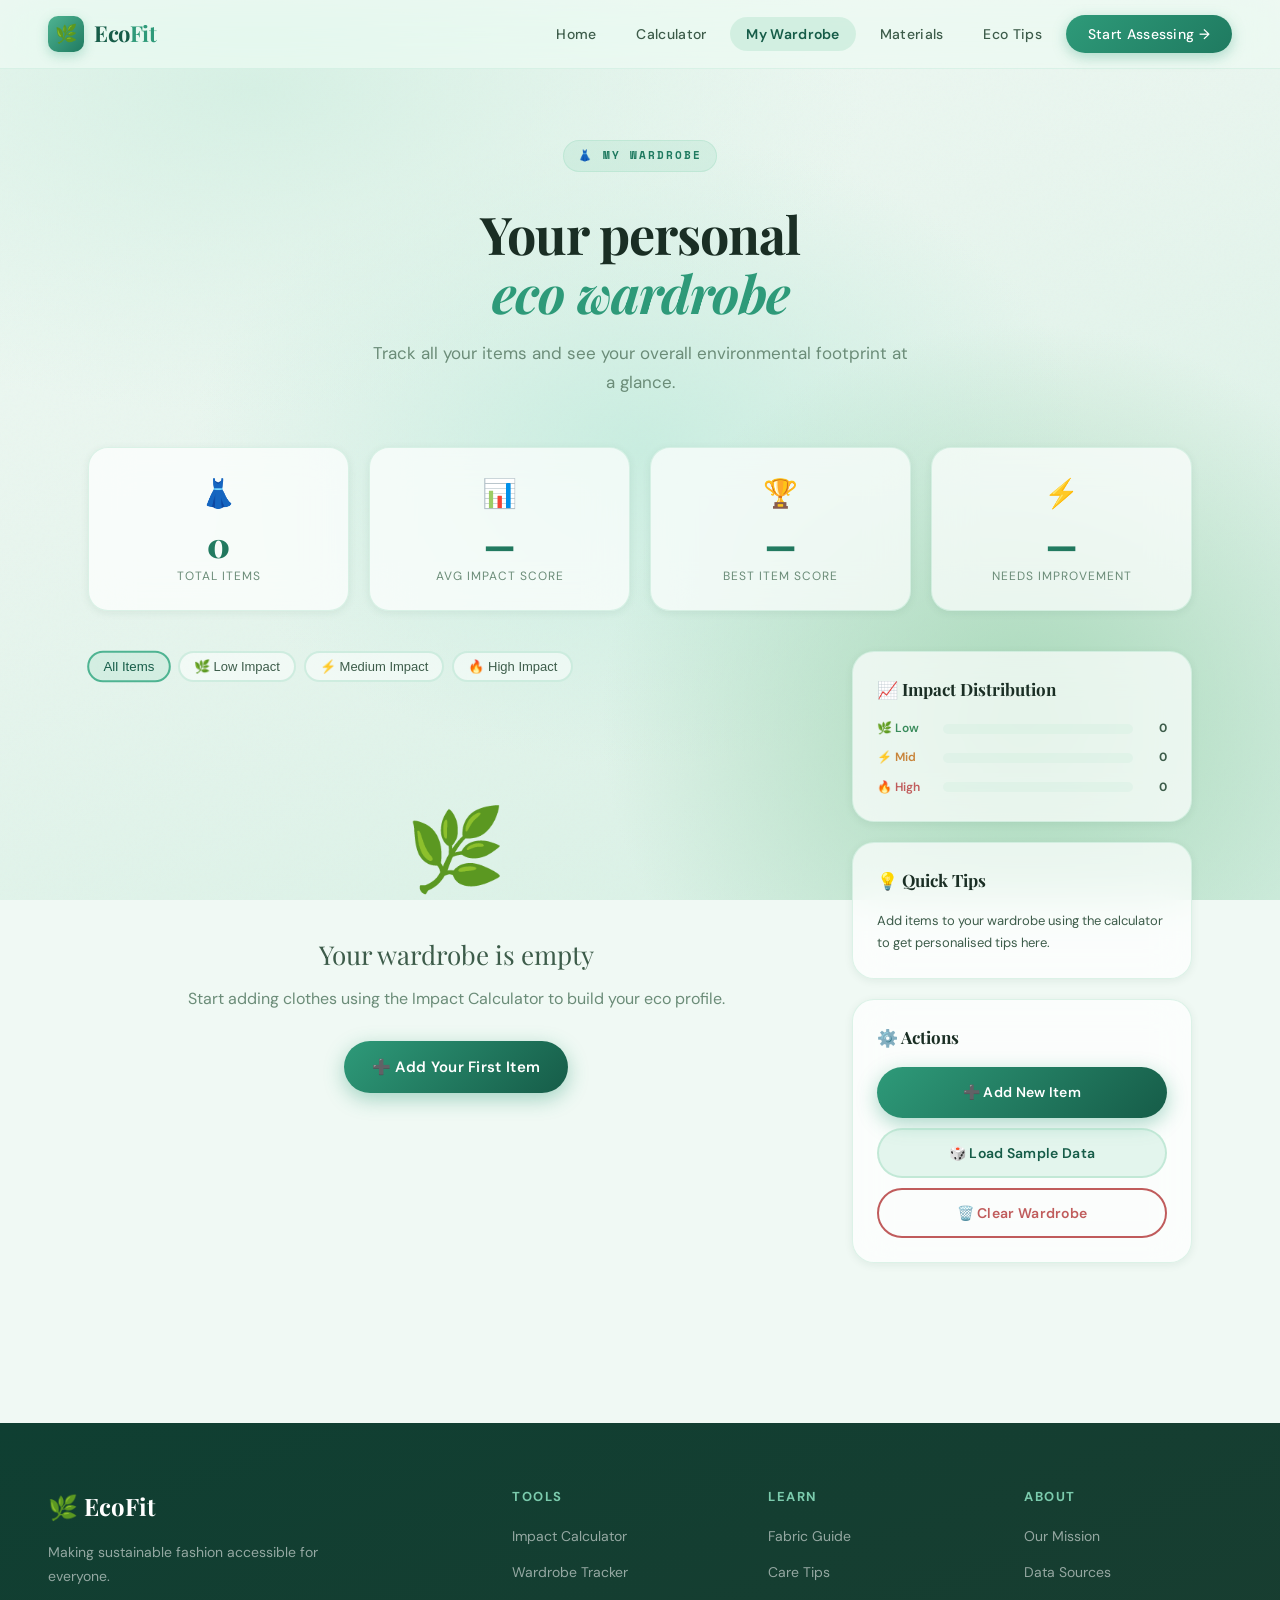
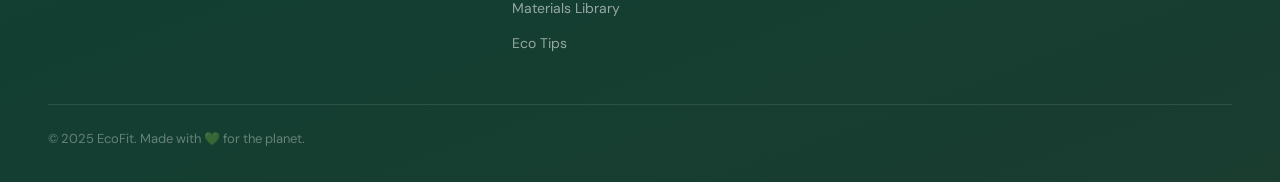
<file: wardrobe.html>
<!doctype html>
<html lang="en">
    <head>
        <meta charset="UTF-8" />
        <meta name="viewport" content="width=device-width, initial-scale=1.0" />
        <title>My Wardrobe — EcoFit</title>
        <link rel="stylesheet" href="style.css" />
        <link
            rel="icon"
            href="data:image/svg+xml,<svg xmlns='http://www.w3.org/2000/svg' viewBox='0 0 100 100'><text y='.9em' font-size='90'>🌿</text></svg>"
        />
        <style>
            .page-hero {
                padding: 140px 48px 50px;
                text-align: center;
                max-width: 680px;
                margin: 0 auto;
            }

            /* === Wardrobe Stats Bar === */
            .wardrobe-stats {
                max-width: 1200px;
                margin: 0 auto;
                padding: 0 48px 40px;
                display: grid;
                grid-template-columns: repeat(4, 1fr);
                gap: 20px;
            }

            .wstat {
                background: rgba(255, 255, 255, 0.7);
                backdrop-filter: blur(20px);
                border: 1px solid rgba(172, 224, 201, 0.4);
                border-radius: 20px;
                padding: 24px 20px;
                text-align: center;
                box-shadow: var(--shadow-sm);
                transition: var(--spring);
            }

            .wstat:hover {
                transform: translateY(-4px);
                box-shadow: var(--shadow-md);
            }

            .wstat-icon {
                font-size: 28px;
                margin-bottom: 10px;
            }
            .wstat-val {
                font-family: "Playfair Display", serif;
                font-size: 34px;
                font-weight: 900;
                background: linear-gradient(
                    135deg,
                    var(--celadon-500),
                    var(--celadon-700)
                );
                -webkit-background-clip: text;
                -webkit-text-fill-color: transparent;
                background-clip: text;
                line-height: 1;
                margin-bottom: 6px;
            }
            .wstat-label {
                font-size: 12px;
                color: var(--text-light);
                text-transform: uppercase;
                letter-spacing: 1px;
            }

            /* === Wardrobe Layout === */
            .wardrobe-layout {
                max-width: 1200px;
                margin: 0 auto;
                padding: 0 48px 80px;
                display: grid;
                grid-template-columns: 1fr 340px;
                gap: 28px;
            }

            /* === Garment Cards Grid === */
            .garment-grid {
                display: grid;
                grid-template-columns: repeat(auto-fill, minmax(260px, 1fr));
                gap: 18px;
            }

            .garment-card {
                background: rgba(255, 255, 255, 0.7);
                backdrop-filter: blur(20px);
                border: 1px solid rgba(172, 224, 201, 0.4);
                border-radius: 22px;
                padding: 22px;
                box-shadow: var(--shadow-sm);
                transition: var(--spring);
                position: relative;
                overflow: hidden;
            }

            .garment-card::before {
                content: "";
                position: absolute;
                top: 0;
                left: 0;
                right: 0;
                height: 4px;
                border-radius: 22px 22px 0 0;
            }

            .garment-card.low-impact::before {
                background: linear-gradient(90deg, var(--good), #5ab87a);
            }
            .garment-card.mid-impact::before {
                background: linear-gradient(90deg, var(--warn), #e8a050);
            }
            .garment-card.high-impact::before {
                background: linear-gradient(90deg, var(--danger), #d47070);
            }

            .garment-card:hover {
                transform: translateY(-6px);
                box-shadow: var(--shadow-md);
            }

            .gc-header {
                display: flex;
                align-items: center;
                gap: 12px;
                margin-bottom: 14px;
            }

            .gc-icon {
                width: 48px;
                height: 48px;
                background: linear-gradient(
                    135deg,
                    var(--celadon-100),
                    var(--celadon-200)
                );
                border-radius: 14px;
                display: flex;
                align-items: center;
                justify-content: center;
                font-size: 24px;
            }

            .gc-name {
                font-family: "Playfair Display", serif;
                font-size: 16px;
                font-weight: 700;
                color: var(--text-dark);
                line-height: 1.2;
            }

            .gc-type {
                font-size: 12px;
                color: var(--text-light);
                margin-top: 2px;
            }

            .gc-score {
                font-family: "Space Mono", monospace;
                font-size: 28px;
                font-weight: 700;
                text-align: right;
                margin-left: auto;
            }

            .gc-bar {
                height: 6px;
                background: rgba(172, 224, 201, 0.2);
                border-radius: 3px;
                overflow: hidden;
                margin-bottom: 14px;
            }

            .gc-bar-fill {
                height: 100%;
                border-radius: 3px;
            }

            .gc-meta {
                display: flex;
                gap: 8px;
                flex-wrap: wrap;
                margin-bottom: 14px;
            }

            .gc-tag {
                font-size: 11px;
                padding: 3px 8px;
                border-radius: 999px;
                background: rgba(172, 224, 201, 0.2);
                color: var(--text-mid);
                font-weight: 500;
            }

            .gc-footer {
                display: flex;
                gap: 8px;
                padding-top: 14px;
                border-top: 1px solid rgba(172, 224, 201, 0.3);
            }

            /* === Sidebar === */
            .sidebar-panel {
                display: flex;
                flex-direction: column;
                gap: 20px;
            }

            .side-card {
                background: rgba(255, 255, 255, 0.7);
                backdrop-filter: blur(20px);
                border: 1px solid rgba(172, 224, 201, 0.4);
                border-radius: 22px;
                padding: 24px;
                box-shadow: var(--shadow-sm);
            }

            .side-title {
                font-family: "Playfair Display", serif;
                font-size: 17px;
                font-weight: 700;
                color: var(--text-dark);
                margin-bottom: 16px;
                display: flex;
                align-items: center;
                gap: 8px;
            }

            /* === Score Distribution Chart === */
            .score-dist {
                display: flex;
                flex-direction: column;
                gap: 10px;
            }

            .dist-row {
                display: flex;
                align-items: center;
                gap: 10px;
            }

            .dist-label {
                font-size: 12px;
                font-weight: 600;
                width: 56px;
                flex-shrink: 0;
            }

            .dist-bar-wrap {
                flex: 1;
                height: 10px;
                background: rgba(172, 224, 201, 0.15);
                border-radius: 5px;
                overflow: hidden;
            }

            .dist-bar-fill {
                height: 100%;
                border-radius: 5px;
                transition: width 1s cubic-bezier(0.4, 0, 0.2, 1);
            }

            .dist-count {
                font-size: 12px;
                font-weight: 700;
                color: var(--text-mid);
                width: 24px;
                text-align: right;
            }

            /* === Filter Bar === */
            .filter-bar {
                display: flex;
                gap: 8px;
                flex-wrap: wrap;
                margin-bottom: 24px;
            }

            /* === Empty Wardrobe === */
            .wardrobe-empty {
                grid-column: 1 / -1;
                text-align: center;
                padding: 80px 20px;
            }

            .we-icon {
                font-size: 80px;
                margin-bottom: 20px;
            }
            .we-title {
                font-family: "Playfair Display", serif;
                font-size: 26px;
                color: var(--text-mid);
                margin-bottom: 10px;
            }
            .we-desc {
                font-size: 16px;
                color: var(--text-light);
                margin-bottom: 30px;
            }

            @media (max-width: 1024px) {
                .wardrobe-layout {
                    grid-template-columns: 1fr;
                }
                .sidebar-panel {
                    display: grid;
                    grid-template-columns: 1fr 1fr;
                }
                .wardrobe-stats {
                    grid-template-columns: 1fr 1fr;
                }
            }

            @media (max-width: 768px) {
                .wardrobe-layout,
                .wardrobe-stats {
                    padding: 0 20px 60px;
                }
                .page-hero {
                    padding: 120px 20px 40px;
                }
                .sidebar-panel {
                    grid-template-columns: 1fr;
                }
                .wardrobe-stats {
                    grid-template-columns: 1fr 1fr;
                }
            }

            @media (max-width: 480px) {
                .wardrobe-stats {
                    grid-template-columns: 1fr;
                }
            }
        </style>
    </head>
    <body>
        <div class="page-bg"></div>

        <nav class="navbar">
            <a href="index.html" class="nav-logo">
                <div class="nav-logo-icon">🌿</div>
                <span class="nav-logo-text">Eco<span>Fit</span></span>
            </a>
            <ul class="nav-links">
                <li><a href="index.html">Home</a></li>
                <li><a href="calculator.html">Calculator</a></li>
                <li><a href="wardrobe.html" class="active">My Wardrobe</a></li>
                <li><a href="materials.html">Materials</a></li>
                <li><a href="tips.html">Eco Tips</a></li>
                <li>
                    <a href="calculator.html" class="nav-cta"
                        >Start Assessing →</a
                    >
                </li>
            </ul>
            <div class="hamburger"><span></span><span></span><span></span></div>
        </nav>

        <div class="page-hero page-transition">
            <span class="section-tag">👗 My Wardrobe</span>
            <h1 class="section-title" style="margin-top: 16px">
                Your personal<br /><em>eco wardrobe</em>
            </h1>
            <p class="section-subtitle">
                Track all your items and see your overall environmental
                footprint at a glance.
            </p>
        </div>

        <!-- Stats Bar -->
        <div class="wardrobe-stats" id="statsBar">
            <div class="wstat fade-up stagger-1">
                <div class="wstat-icon">👗</div>
                <div class="wstat-val" id="totalItems">0</div>
                <div class="wstat-label">Total Items</div>
            </div>
            <div class="wstat fade-up stagger-2">
                <div class="wstat-icon">📊</div>
                <div class="wstat-val" id="avgScore">—</div>
                <div class="wstat-label">Avg Impact Score</div>
            </div>
            <div class="wstat fade-up stagger-3">
                <div class="wstat-icon">🏆</div>
                <div class="wstat-val" id="bestScore">—</div>
                <div class="wstat-label">Best Item Score</div>
            </div>
            <div class="wstat fade-up stagger-4">
                <div class="wstat-icon">⚡</div>
                <div class="wstat-val" id="worstScore">—</div>
                <div class="wstat-label">Needs Improvement</div>
            </div>
        </div>

        <!-- Main Layout -->
        <div class="wardrobe-layout">
            <!-- Garments Main Area -->
            <div>
                <div class="filter-bar" id="filterBar">
                    <button
                        class="chip chip-outline active"
                        onclick="filterItems('all', this)"
                    >
                        All Items
                    </button>
                    <button
                        class="chip chip-outline"
                        onclick="filterItems('low', this)"
                    >
                        🌿 Low Impact
                    </button>
                    <button
                        class="chip chip-outline"
                        onclick="filterItems('medium', this)"
                    >
                        ⚡ Medium Impact
                    </button>
                    <button
                        class="chip chip-outline"
                        onclick="filterItems('high', this)"
                    >
                        🔥 High Impact
                    </button>
                </div>
                <div class="garment-grid" id="garmentGrid"></div>
            </div>

            <!-- Sidebar -->
            <div class="sidebar-panel">
                <div class="side-card fade-up">
                    <div class="side-title">📈 Impact Distribution</div>
                    <div class="score-dist" id="scoreDist">
                        <div class="dist-row">
                            <span class="dist-label" style="color: var(--good)"
                                >🌿 Low</span
                            >
                            <div class="dist-bar-wrap">
                                <div
                                    class="dist-bar-fill"
                                    id="distLow"
                                    style="width: 0; background: var(--good)"
                                ></div>
                            </div>
                            <span class="dist-count" id="distLowNum">0</span>
                        </div>
                        <div class="dist-row">
                            <span class="dist-label" style="color: var(--warn)"
                                >⚡ Mid</span
                            >
                            <div class="dist-bar-wrap">
                                <div
                                    class="dist-bar-fill"
                                    id="distMid"
                                    style="width: 0; background: var(--warn)"
                                ></div>
                            </div>
                            <span class="dist-count" id="distMidNum">0</span>
                        </div>
                        <div class="dist-row">
                            <span
                                class="dist-label"
                                style="color: var(--danger)"
                                >🔥 High</span
                            >
                            <div class="dist-bar-wrap">
                                <div
                                    class="dist-bar-fill"
                                    id="distHigh"
                                    style="width: 0; background: var(--danger)"
                                ></div>
                            </div>
                            <span class="dist-count" id="distHighNum">0</span>
                        </div>
                    </div>
                </div>

                <div class="side-card fade-up stagger-2">
                    <div class="side-title">💡 Quick Tips</div>
                    <div
                        id="quickTips"
                        style="
                            font-size: 13px;
                            color: var(--text-mid);
                            line-height: 1.7;
                        "
                    >
                        Add items to your wardrobe using the calculator to get
                        personalised tips here.
                    </div>
                </div>

                <div class="side-card fade-up stagger-3">
                    <div class="side-title">⚙️ Actions</div>
                    <div
                        style="display: flex; flex-direction: column; gap: 10px"
                    >
                        <a
                            href="calculator.html"
                            class="btn btn-primary"
                            style="justify-content: center; font-size: 14px"
                            >➕ Add New Item</a
                        >
                        <button
                            class="btn btn-secondary"
                            style="justify-content: center; font-size: 14px"
                            onclick="addSampleData()"
                        >
                            🎲 Load Sample Data
                        </button>
                        <button
                            class="btn btn-outline"
                            style="
                                justify-content: center;
                                font-size: 14px;
                                color: var(--danger);
                                border-color: var(--danger);
                            "
                            onclick="clearWardrobe()"
                        >
                            🗑️ Clear Wardrobe
                        </button>
                    </div>
                </div>
            </div>
        </div>

        <footer class="footer">
            <div class="footer-grid">
                <div class="footer-brand">
                    <div class="footer-logo">🌿 EcoFit</div>
                    <p>Making sustainable fashion accessible for everyone.</p>
                </div>
                <div class="footer-col">
                    <h4>Tools</h4>
                    <ul>
                        <li><a href="calculator.html">Impact Calculator</a></li>
                        <li><a href="wardrobe.html">Wardrobe Tracker</a></li>
                        <li><a href="materials.html">Materials Library</a></li>
                        <li><a href="tips.html">Eco Tips</a></li>
                    </ul>
                </div>
                <div class="footer-col">
                    <h4>Learn</h4>
                    <ul>
                        <li><a href="materials.html">Fabric Guide</a></li>
                        <li><a href="tips.html">Care Tips</a></li>
                    </ul>
                </div>
                <div class="footer-col">
                    <h4>About</h4>
                    <ul>
                        <li><a href="#">Our Mission</a></li>
                        <li><a href="#">Data Sources</a></li>
                    </ul>
                </div>
            </div>
            <div class="footer-bottom">
                <span>© 2025 EcoFit. Made with 💚 for the planet.</span>
            </div>
        </footer>

        <script>
            // EcoFit — master bundle (also embedded in *.html). Edit this file, then run sync-ecofit-into-html.ps1 to refresh pages.

            // EcoFit — material library (embedded; works offline).
            // Optional: materials.json overrides when fetch works (local server).
            window.ECOFIT_MATERIALS = {
                "cotton-conventional": {
                    name: "Conventional Cotton",
                    category: "Natural",
                    co2: 5.9,
                    water: 10000,
                    score: 62,
                    description:
                        "Grown with synthetic pesticides and fertilisers; very thirsty (≈10,000 L/kg). Most common apparel fibre worldwide.",
                    alternatives: ["cotton-organic", "hemp", "linen"],
                },
                "cotton-organic": {
                    name: "Organic Cotton",
                    category: "Natural",
                    co2: 3.8,
                    water: 7000,
                    score: 35,
                    description:
                        "No synthetic pesticides; lower water and energy than conventional cotton; look for GOTS.",
                    alternatives: ["hemp", "linen", "tencel"],
                },
                "recycled-cotton": {
                    name: "Recycled Cotton",
                    category: "Recycled",
                    co2: 2.1,
                    water: 800,
                    score: 24,
                    description:
                        "Mechanically or chemically recycled from textile waste; saves water and avoids virgin farming.",
                    alternatives: ["hemp", "linen"],
                },
                polyester: {
                    name: "Polyester",
                    category: "Synthetic",
                    co2: 9.5,
                    water: 125,
                    score: 78,
                    description:
                        "Petroleum-based; energy-intensive; sheds microplastics in every wash.",
                    alternatives: ["recycled-polyester", "tencel"],
                },
                "recycled-polyester": {
                    name: "Recycled Polyester (rPET)",
                    category: "Recycled",
                    co2: 3.2,
                    water: 100,
                    score: 28,
                    description:
                        "Made from post-consumer bottles or textile waste; much lower footprint than virgin polyester.",
                    alternatives: ["tencel", "hemp"],
                },
                nylon: {
                    name: "Nylon (Polyamide)",
                    category: "Synthetic",
                    co2: 7.6,
                    water: 200,
                    score: 72,
                    description:
                        "High energy use; nitrous oxide from production; common in activewear and hosiery.",
                    alternatives: ["recycled-nylon", "tencel"],
                },
                "recycled-nylon": {
                    name: "Recycled Nylon",
                    category: "Recycled",
                    co2: 2.8,
                    water: 180,
                    score: 25,
                    description:
                        "Often from fishing nets or industrial scrap; strong performance with lower impact.",
                    alternatives: ["tencel"],
                },
                elastane: {
                    name: "Elastane / Spandex / Lycra®",
                    category: "Synthetic",
                    co2: 12.0,
                    water: 150,
                    score: 82,
                    description:
                        "Almost always blended in small %; fossil-based and hard to recycle at end of life.",
                    alternatives: ["recycled-polyester"],
                },
                acrylic: {
                    name: "Acrylic",
                    category: "Synthetic",
                    co2: 8.2,
                    water: 200,
                    score: 75,
                    description:
                        "Wool-like synthetic; energy-intensive; can release microfibres.",
                    alternatives: ["recycled-wool", "wool"],
                },
                wool: {
                    name: "Wool (Virgin)",
                    category: "Animal",
                    co2: 5.5,
                    water: 170,
                    score: 50,
                    description:
                        "Durable and biodegradable; methane from sheep is a major part of footprint.",
                    alternatives: ["recycled-wool", "organic-wool"],
                },
                "organic-wool": {
                    name: "Organic Wool",
                    category: "Animal",
                    co2: 4.2,
                    water: 160,
                    score: 38,
                    description:
                        "Pasture and animal welfare standards; fewer synthetic inputs than conventional wool.",
                    alternatives: ["recycled-wool", "linen"],
                },
                "recycled-wool": {
                    name: "Recycled Wool",
                    category: "Recycled",
                    co2: 1.8,
                    water: 80,
                    score: 18,
                    description:
                        "Reclaimed from pre- or post-consumer knitwear; excellent low-impact option.",
                    alternatives: [],
                },
                "merino-wool": {
                    name: "Merino Wool",
                    category: "Animal",
                    co2: 6.0,
                    water: 180,
                    score: 55,
                    description:
                        "Fine fibre for base layers; similar land and methane considerations as wool.",
                    alternatives: ["recycled-wool", "tencel"],
                },
                cashmere: {
                    name: "Cashmere",
                    category: "Animal",
                    co2: 105,
                    water: 15000,
                    score: 95,
                    description:
                        "Very high land use and degradation per kg; luxury staple with outsized impact.",
                    alternatives: ["recycled-cashmere", "wool", "tencel"],
                },
                "recycled-cashmere": {
                    name: "Recycled Cashmere",
                    category: "Recycled",
                    co2: 8.0,
                    water: 1200,
                    score: 42,
                    description:
                        "Blends of reclaimed cashmere fibres; far better than virgin cashmere.",
                    alternatives: ["recycled-wool", "tencel"],
                },
                alpaca: {
                    name: "Alpaca Fibre",
                    category: "Animal",
                    co2: 12.0,
                    water: 800,
                    score: 58,
                    description:
                        "Soft luxury fibre; lower methane per animal than sheep but still animal agriculture.",
                    alternatives: ["recycled-wool", "tencel"],
                },
                mohair: {
                    name: "Mohair",
                    category: "Animal",
                    co2: 9.0,
                    water: 600,
                    score: 60,
                    description:
                        "From angora goats; durable sheen; welfare and land use vary by farm.",
                    alternatives: ["wool", "tencel"],
                },
                angora: {
                    name: "Angora (Rabbit)",
                    category: "Animal",
                    co2: 7.0,
                    water: 500,
                    score: 52,
                    description:
                        "Very fine; ethical sourcing critical — many brands have phased out.",
                    alternatives: ["wool", "tencel"],
                },
                silk: {
                    name: "Silk",
                    category: "Animal",
                    co2: 35,
                    water: 3800,
                    score: 70,
                    description:
                        "Boiling cocoons uses energy and water; biodegradable and long-lasting.",
                    alternatives: ["tencel", "cupro", "linen"],
                },
                "down-feather": {
                    name: "Down & Feather",
                    category: "Animal",
                    co2: 18.0,
                    water: 2500,
                    score: 68,
                    description:
                        "Fill for jackets and bedding; traceability and live-plucking concerns matter.",
                    alternatives: ["recycled-polyester", "recycled-wool"],
                },
                linen: {
                    name: "Linen (Flax)",
                    category: "Natural",
                    co2: 1.7,
                    water: 500,
                    score: 20,
                    description:
                        "Flax needs little irrigation and few pesticides; strong and biodegradable.",
                    alternatives: [],
                },
                hemp: {
                    name: "Hemp",
                    category: "Natural",
                    co2: 0.9,
                    water: 300,
                    score: 12,
                    description:
                        "Fast-growing, low inputs; excellent for denim, tees, and blends.",
                    alternatives: [],
                },
                ramie: {
                    name: "Ramie",
                    category: "Natural",
                    co2: 2.2,
                    water: 400,
                    score: 22,
                    description:
                        "Bast fibre like linen; lustrous; processing can be chemical-heavy.",
                    alternatives: ["linen", "hemp"],
                },
                jute: {
                    name: "Jute",
                    category: "Natural",
                    co2: 1.1,
                    water: 350,
                    score: 15,
                    description:
                        "Coarse bast fibre; bags and linings; very low impact crop.",
                    alternatives: ["hemp", "linen"],
                },
                tencel: {
                    name: "TENCEL™ / Lyocell",
                    category: "Semi-synthetic",
                    co2: 2.0,
                    water: 700,
                    score: 22,
                    description:
                        "Wood pulp in closed-loop solvent recovery; soft drape, biodegradable.",
                    alternatives: ["linen", "hemp"],
                },
                modal: {
                    name: "Modal",
                    category: "Semi-synthetic",
                    co2: 2.8,
                    water: 900,
                    score: 32,
                    description:
                        "Regenerated cellulose like viscose; often from beech; check responsible forestry.",
                    alternatives: ["tencel", "linen"],
                },
                viscose: {
                    name: "Viscose / Rayon",
                    category: "Semi-synthetic",
                    co2: 4.8,
                    water: 3000,
                    score: 55,
                    description:
                        "Wood pulp with chemical spinning; can drive deforestation if not certified.",
                    alternatives: ["tencel", "modal", "linen"],
                },
                cupro: {
                    name: "Cupro / Bemberg™",
                    category: "Semi-synthetic",
                    co2: 4.0,
                    water: 2200,
                    score: 48,
                    description:
                        "Regenerated from cotton linter; silk-like hand; chemical recovery matters.",
                    alternatives: ["tencel", "silk"],
                },
                acetate: {
                    name: "Acetate",
                    category: "Semi-synthetic",
                    co2: 4.5,
                    water: 800,
                    score: 50,
                    description:
                        "Lining fabric from wood pulp; less common in casual wear today.",
                    alternatives: ["tencel"],
                },
                "bamboo-viscose": {
                    name: "Bamboo Viscose",
                    category: "Semi-synthetic",
                    co2: 3.5,
                    water: 1400,
                    score: 40,
                    description:
                        "Often marketed as eco; chemically identical to rayon unless lyocell process.",
                    alternatives: ["tencel", "hemp", "linen"],
                },
                bamboo: {
                    name: "Bamboo (Generic)",
                    category: "Semi-synthetic",
                    co2: 2.5,
                    water: 1200,
                    score: 30,
                    description:
                        "Fast-growing grass; impact depends heavily on processing (viscose vs mechanical).",
                    alternatives: ["hemp", "linen", "tencel"],
                },
                leather: {
                    name: "Leather (Chrome Tan)",
                    category: "Animal",
                    co2: 17.0,
                    water: 17100,
                    score: 88,
                    description:
                        "Livestock + tanning; very high water and chemical load; long-lived products help amortise.",
                    alternatives: ["cork", "vegan-leather", "pinatex"],
                },
                "vegetable-tanned-leather": {
                    name: "Vegetable-Tanned Leather",
                    category: "Animal",
                    co2: 14.0,
                    water: 12000,
                    score: 78,
                    description:
                        "Traditional tannins; avoids chrome but still livestock-intensive.",
                    alternatives: ["cork", "pinatex"],
                },
                "vegan-leather": {
                    name: "Vegan Leather (PU / PVC)",
                    category: "Synthetic",
                    co2: 7.2,
                    water: 150,
                    score: 65,
                    description:
                        "Plastic-based; lower than leather on some metrics but fossil-derived and hard to recycle.",
                    alternatives: ["cork", "recycled-polyester", "pinatex"],
                },
                pinatex: {
                    name: "Piñatex® (Pineapple Leaf)",
                    category: "Natural",
                    co2: 2.4,
                    water: 400,
                    score: 28,
                    description:
                        "Uses agricultural waste from pineapples; bio-based coating options exist.",
                    alternatives: ["cork", "vegan-leather"],
                },
                cork: {
                    name: "Cork Fabric",
                    category: "Natural",
                    co2: 0.5,
                    water: 100,
                    score: 8,
                    description:
                        "Harvested from bark without killing trees; carbon-negative cork oak landscapes.",
                    alternatives: [],
                },
                "rubber-natural": {
                    name: "Natural Rubber",
                    category: "Natural",
                    co2: 2.0,
                    water: 400,
                    score: 35,
                    description:
                        "Soles and elastic; from latex trees; deforestation risk if not responsibly sourced.",
                    alternatives: ["recycled-rubber"],
                },
                "recycled-rubber": {
                    name: "Recycled Rubber",
                    category: "Recycled",
                    co2: 1.0,
                    water: 100,
                    score: 20,
                    description:
                        "Tyre and post-industrial scrap for soles and mats.",
                    alternatives: [],
                },
                neoprene: {
                    name: "Neoprene",
                    category: "Synthetic",
                    co2: 11.0,
                    water: 200,
                    score: 80,
                    description:
                        "Wetsuits and structured garments; synthetic rubber, high embodied energy.",
                    alternatives: ["recycled-polyester"],
                },
                pvc: {
                    name: "PVC / Vinyl",
                    category: "Synthetic",
                    co2: 6.5,
                    water: 100,
                    score: 85,
                    description:
                        "Coatings, shiny fashion, rainwear; chlorine chemistry and plasticisers are concerns.",
                    alternatives: [
                        "recycled-polyester",
                        "polyurethane-coating",
                    ],
                },
                "polyurethane-coating": {
                    name: "Polyurethane (PU) Coating",
                    category: "Synthetic",
                    co2: 5.5,
                    water: 120,
                    score: 58,
                    description:
                        "Waterproof layers on jackets; thinner than full PVC in many cases.",
                    alternatives: ["recycled-polyester"],
                },
                "fleece-polyester": {
                    name: "Polar Fleece (Polyester)",
                    category: "Synthetic",
                    co2: 8.8,
                    water: 130,
                    score: 76,
                    description:
                        "Warm mid-layers; high microfibre shed — wash in a bag and prefer recycled content.",
                    alternatives: ["recycled-polyester", "wool"],
                },
                "sequin-metallic": {
                    name: "Sequins / Metallic Films",
                    category: "Synthetic",
                    co2: 10.0,
                    water: 300,
                    score: 88,
                    description:
                        "PET or metalised plastic on mesh; hard to recycle and sheds particles.",
                    alternatives: ["recycled-polyester"],
                },
            };

            // EcoFit — app logic (calculator, wardrobe, nav).
            if (typeof window.ECOFIT_MATERIALS === "undefined")
                window.ECOFIT_MATERIALS = {};

            function showToast(message, type = "success", duration = 3000) {
                let container = document.querySelector(".toast-container");
                if (!container) {
                    container = document.createElement("div");
                    container.className = "toast-container";
                    document.body.appendChild(container);
                }
                const icons = {
                    success: "✅",
                    warning: "⚠️",
                    error: "❌",
                    info: "ℹ️",
                };
                const toast = document.createElement("div");
                toast.className = "toast";
                toast.innerHTML = `<span>${icons[type]}</span><span>${message}</span>`;
                container.appendChild(toast);
                setTimeout(() => {
                    toast.style.animation = "toastIn 0.3s reverse";
                    setTimeout(() => toast.remove(), 300);
                }, duration);
            }

            function animateNumber(el, start, end, duration = 1500) {
                const startTime = performance.now();
                const update = (currentTime) => {
                    const elapsed = currentTime - startTime;
                    const progress = Math.min(elapsed / duration, 1);
                    const eased = 1 - Math.pow(1 - progress, 3);
                    const current = Math.round(start + (end - start) * eased);
                    el.textContent = current.toLocaleString();
                    if (progress < 1) requestAnimationFrame(update);
                };
                requestAnimationFrame(update);
            }

            function fillProgressBar(barEl, percent, delay = 0) {
                setTimeout(() => {
                    barEl.style.width = Math.min(percent, 100) + "%";
                }, delay);
            }

            function getImpactLevel(score) {
                if (score < 33)
                    return {
                        level: "Low",
                        color: "good",
                        emoji: "🌿",
                        class: "impact-low",
                    };
                if (score < 66)
                    return {
                        level: "Medium",
                        color: "warn",
                        emoji: "⚡",
                        class: "impact-medium",
                    };
                return {
                    level: "High",
                    color: "danger",
                    emoji: "🔥",
                    class: "impact-high",
                };
            }

            let MaterialDB = window.ECOFIT_MATERIALS;

            function loadMaterialsFromPage() {
                MaterialDB = window.ECOFIT_MATERIALS || MaterialDB;
            }

            /** When served over http(s), overlays data from materials.json in the same folder. file:// often cannot fetch; embedded data remains. */
            async function tryLoadMaterialsFromJson() {
                try {
                    const res = await fetch(
                        new URL("materials.json", window.location.href),
                        { cache: "no-store" },
                    );
                    if (!res.ok) return;
                    const data = await res.json();
                    if (
                        !data ||
                        typeof data !== "object" ||
                        Array.isArray(data)
                    )
                        return;
                    if (Object.keys(data).length === 0) return;
                    window.ECOFIT_MATERIALS = data;
                    MaterialDB = data;
                } catch (_) {
                    /* keep embedded library */
                }
            }

            const countryModifiers = {
                Bangladesh: 1.3,
                China: 1.1,
                India: 1.05,
                Vietnam: 1.2,
                Portugal: 0.85,
                Germany: 0.8,
                USA: 0.9,
                Italy: 0.88,
                Japan: 0.82,
                UK: 0.85,
                Local: 0.7,
                Unknown: 1.15,
            };

            const certifications = {
                GOTS: {
                    name: "GOTS Certified",
                    discount: 0.2,
                    color: "#3a8c5c",
                },
                "Fair-Trade": {
                    name: "Fair Trade",
                    discount: 0.15,
                    color: "#5ab87a",
                },
                "B-Corp": { name: "B Corp", discount: 0.1, color: "#4fb492" },
                "Oeko-Tex": {
                    name: "OEKO-TEX®",
                    discount: 0.12,
                    color: "#6aad8c",
                },
                bluesign: {
                    name: "bluesign®",
                    discount: 0.18,
                    color: "#2e9a79",
                },
                None: {
                    name: "No Certification",
                    discount: 0,
                    color: "#c05c5c",
                },
            };

            const WardrobeDB = {
                key: "ecofit_wardrobe",
                _cache: null,

                getAll() {
                    if (this._cache !== null) return this._cache;
                    try {
                        this._cache =
                            JSON.parse(localStorage.getItem(this.key)) || [];
                    } catch {
                        this._cache = [];
                    }
                    return this._cache;
                },

                _setCache(items) {
                    this._cache = items;
                    try {
                        localStorage.setItem(this.key, JSON.stringify(items));
                    } catch (_) {}
                },

                async hydrate() {
                    this._cache = null;
                    this._cache = this.getAll();
                },

                async add(item) {
                    const items = [...this.getAll()];
                    const payload = { ...item };
                    delete payload.id;
                    delete payload.dateAdded;
                    payload.id = Date.now() + Math.floor(Math.random() * 1000);
                    payload.dateAdded = new Date().toISOString();
                    items.push(payload);
                    this._setCache(items);
                    return payload;
                },

                async remove(id) {
                    const items = this.getAll().filter(
                        (i) => String(i.id) !== String(id),
                    );
                    this._setCache(items);
                },

                async clear() {
                    this._setCache([]);
                    localStorage.removeItem(this.key);
                },

                async addMany(newItems) {
                    const items = [...this.getAll()];
                    newItems.forEach((row) => {
                        const copy = {
                            ...row,
                            id: Date.now() + Math.random(),
                            dateAdded: new Date().toISOString(),
                        };
                        items.push(copy);
                    });
                    this._setCache(items);
                    return items;
                },

                getStats() {
                    const items = this.getAll();
                    if (!items.length)
                        return { total: 0, avgScore: 0, topMaterial: "None" };
                    const avgScore = Math.round(
                        items.reduce((s, i) => s + i.impactScore, 0) /
                            items.length,
                    );
                    const materialCount = {};
                    items.forEach((i) => {
                        materialCount[i.material] =
                            (materialCount[i.material] || 0) + 1;
                    });
                    const topMaterial =
                        Object.entries(materialCount).sort(
                            (a, b) => b[1] - a[1],
                        )[0]?.[0] || "None";
                    return { total: items.length, avgScore, topMaterial };
                },
            };

            window.EcoFit = {
                showToast,
                animateNumber,
                fillProgressBar,
                getImpactLevel,
                WardrobeDB,
                MaterialDB,
                countryModifiers,
                certifications,
                ready: null,
            };

            window.EcoFit.ready = (async () => {
                try {
                    await tryLoadMaterialsFromJson();
                } catch (e) {
                    console.warn("EcoFit: materials.json", e);
                }
                try {
                    loadMaterialsFromPage();
                } catch (e) {
                    console.warn("EcoFit: loadMaterialsFromPage", e);
                }
                try {
                    await WardrobeDB.hydrate();
                } catch (e) {
                    console.warn("EcoFit: wardrobe hydrate", e);
                }
                try {
                    window.EcoFit.MaterialDB = MaterialDB;
                    window.dispatchEvent(new CustomEvent("ecofit-ready"));
                } catch (e) {
                    console.warn("EcoFit: finish init", e);
                }
            })();

            try {
                const navbar = document.querySelector(".navbar");
                if (navbar) {
                    window.addEventListener("scroll", () => {
                        if (window.scrollY > 50)
                            navbar.classList.add("scrolled");
                        else navbar.classList.remove("scrolled");
                    });
                }
            } catch (e) {
                console.warn("EcoFit navbar", e);
            }

            try {
                const hamburger = document.querySelector(".hamburger");
                const navLinks = document.querySelector(".nav-links");
                if (hamburger && navLinks) {
                    hamburger.addEventListener("click", () => {
                        navLinks.classList.toggle("open");
                        hamburger.classList.toggle("active");
                    });
                }
            } catch (e) {
                console.warn("EcoFit hamburger", e);
            }

            try {
                const observerOptions = {
                    threshold: 0.15,
                    rootMargin: "0px 0px -40px 0px",
                };
                const fadeObserver = new IntersectionObserver((entries) => {
                    entries.forEach((entry) => {
                        if (entry.isIntersecting) {
                            entry.target.classList.add("visible");
                            fadeObserver.unobserve(entry.target);
                        }
                    });
                }, observerOptions);
                document
                    .querySelectorAll(".fade-up")
                    .forEach((el) => fadeObserver.observe(el));
            } catch (e) {
                document
                    .querySelectorAll(".fade-up")
                    .forEach((el) => el.classList.add("visible"));
            }

            try {
                let page = (window.location.pathname || "").replace(/\\/g, "/");
                page = page.split("/").pop() || "index.html";
                if (!page.includes(".")) page = "index.html";
                document.querySelectorAll(".nav-links a").forEach((link) => {
                    const href = link.getAttribute("href") || "";
                    const name = href.split("/").pop().split("?")[0];
                    if (name && name === page) link.classList.add("active");
                });
            } catch (e) {
                console.warn("EcoFit nav active", e);
            }
        </script>
        <script>
            (async () => {
                try {
                    if (window.EcoFit && window.EcoFit.ready)
                        await window.EcoFit.ready;
                    if (!window.EcoFit)
                        throw new Error("EcoFit scripts missing");
                    const {
                        WardrobeDB,
                        MaterialDB,
                        getImpactLevel,
                        showToast,
                        animateNumber,
                    } = window.EcoFit;

                    const typeEmojis = {
                        top: "👕",
                        pants: "👖",
                        dress: "👗",
                        jacket: "🧥",
                        shoes: "👟",
                        accessories: "🧣",
                        underwear: "🩲",
                        sportswear: "🏃",
                    };
                    const matEmojis = {
                        "cotton-conventional": "🌾",
                        "cotton-organic": "🌱",
                        polyester: "🧴",
                        "recycled-polyester": "♻️",
                        nylon: "🧵",
                        "recycled-nylon": "♻️",
                        wool: "🐑",
                        "recycled-wool": "♻️",
                        linen: "🌿",
                        hemp: "🌿",
                        tencel: "🪴",
                        bamboo: "🎋",
                        leather: "🐄",
                        "vegan-leather": "🎭",
                        cork: "🍾",
                        viscose: "🌲",
                        cashmere: "🦙",
                        silk: "🐛",
                    };

                    let currentFilter = "all";

                    function renderWardrobe(items) {
                        const grid = document.getElementById("garmentGrid");
                        grid.innerHTML = "";

                        const filtered =
                            currentFilter === "all"
                                ? items
                                : items.filter((i) => {
                                      const lvl = getImpactLevel(
                                          i.impactScore,
                                      ).level.toLowerCase();
                                      return lvl === currentFilter;
                                  });

                        if (!filtered.length) {
                            if (!items.length) {
                                grid.innerHTML = `
            <div class="wardrobe-empty">
              <div class="we-icon">🌿</div>
              <div class="we-title">Your wardrobe is empty</div>
              <div class="we-desc">Start adding clothes using the Impact Calculator to build your eco profile.</div>
              <a href="calculator.html" class="btn btn-primary">➕ Add Your First Item</a>
            </div>`;
                            } else {
                                grid.innerHTML = `<div class="wardrobe-empty"><div class="we-icon">🔍</div><div class="we-title">No items in this category</div><div class="we-desc">Try a different filter or add more items.</div></div>`;
                            }
                            return;
                        }

                        filtered.forEach((item, idx) => {
                            const impact = getImpactLevel(item.impactScore);
                            const impactClass = {
                                Low: "low-impact",
                                Medium: "mid-impact",
                                High: "high-impact",
                            }[impact.level];
                            const scoreColor = {
                                Low: "var(--good)",
                                Medium: "var(--warn)",
                                High: "var(--danger)",
                            }[impact.level];
                            const barClass = {
                                Low: "impact-low",
                                Medium: "impact-medium",
                                High: "impact-high",
                            }[impact.level];
                            const mat = MaterialDB[item.material];

                            const card = document.createElement("div");
                            card.className = `garment-card ${impactClass} fade-up`;
                            card.style.transitionDelay = idx * 0.05 + "s";
                            card.innerHTML = `
          <div class="gc-header">
            <div class="gc-icon">${typeEmojis[item.garmentType] || "👗"}</div>
            <div>
              <div class="gc-name">${item.garmentName || "Unnamed Item"}</div>
              <div class="gc-type">${item.garmentType?.charAt(0).toUpperCase() + item.garmentType?.slice(1) || "Garment"}</div>
            </div>
            <div class="gc-score" style="color:${scoreColor}">${item.impactScore}</div>
          </div>
          <div class="gc-bar"><div class="gc-bar-fill ${barClass}" style="width:${item.impactScore}%"></div></div>
          <div class="gc-meta">
            <span class="gc-tag">${matEmojis[item.material] || "🧶"} ${mat?.name || item.material}</span>
            <span class="gc-tag">📍 ${item.country}</span>
            ${item.cert && item.cert !== "None" ? `<span class="gc-tag" style="background:rgba(58,140,92,0.15);color:var(--good)">✅ ${item.cert}</span>` : ""}
          </div>
          <div class="gc-footer">
            <span class="badge badge-${impact.level === "Low" ? "green" : impact.level === "Medium" ? "yellow" : "red"}" style="flex:1;justify-content:center">${impact.emoji} ${impact.level} Impact</span>
            <button class="btn btn-sm" style="padding:6px 12px;background:rgba(192,92,92,0.1);color:var(--danger);border:1px solid rgba(192,92,92,0.2)" onclick="removeItem(${item.id})">🗑</button>
          </div>`;
                            grid.appendChild(card);
                            setTimeout(
                                () => card.classList.add("visible"),
                                50 + idx * 50,
                            );
                        });
                    }

                    function updateStats(items) {
                        const total = items.length;
                        document.getElementById("totalItems").textContent =
                            total;

                        if (!total) {
                            document.getElementById("avgScore").textContent =
                                "—";
                            document.getElementById("bestScore").textContent =
                                "—";
                            document.getElementById("worstScore").textContent =
                                "—";
                            document.getElementById("distLow").style.width =
                                "0";
                            document.getElementById("distMid").style.width =
                                "0";
                            document.getElementById("distHigh").style.width =
                                "0";
                            return;
                        }

                        const avg = Math.round(
                            items.reduce((s, i) => s + i.impactScore, 0) /
                                total,
                        );
                        const best = Math.min(
                            ...items.map((i) => i.impactScore),
                        );
                        const worst = Math.max(
                            ...items.map((i) => i.impactScore),
                        );

                        animateNumber(
                            document.getElementById("avgScore"),
                            0,
                            avg,
                        );
                        animateNumber(
                            document.getElementById("bestScore"),
                            0,
                            best,
                        );
                        animateNumber(
                            document.getElementById("worstScore"),
                            0,
                            worst,
                        );

                        const low = items.filter(
                            (i) => i.impactScore < 33,
                        ).length;
                        const mid = items.filter(
                            (i) => i.impactScore >= 33 && i.impactScore < 66,
                        ).length;
                        const high = items.filter(
                            (i) => i.impactScore >= 66,
                        ).length;

                        document.getElementById("distLowNum").textContent = low;
                        document.getElementById("distMidNum").textContent = mid;
                        document.getElementById("distHighNum").textContent =
                            high;

                        setTimeout(() => {
                            document.getElementById("distLow").style.width =
                                total ? (low / total) * 100 + "%" : "0";
                            document.getElementById("distMid").style.width =
                                total ? (mid / total) * 100 + "%" : "0";
                            document.getElementById("distHigh").style.width =
                                total ? (high / total) * 100 + "%" : "0";
                        }, 300);

                        // Quick Tips
                        const tips = [];
                        if (high > 0)
                            tips.push(
                                `🔥 You have ${high} high-impact item${high > 1 ? "s" : ""}. Consider eco alternatives.`,
                            );
                        if (low > mid + high)
                            tips.push(
                                `🌿 Great job! Most of your wardrobe is low-impact.`,
                            );
                        if (avg > 60)
                            tips.push(
                                `💧 Your average score is high. Switching to organic or recycled fabrics would help.`,
                            );
                        if (avg < 35)
                            tips.push(
                                `🏆 Excellent wardrobe! You're already making very sustainable choices.`,
                            );
                        tips.push(
                            `💡 Try cold washing your clothes — it reduces energy use by 90%.`,
                        );
                        document.getElementById("quickTips").innerHTML = tips
                            .map(
                                (t) =>
                                    `<div style="padding:8px 0;border-bottom:1px solid rgba(172,224,201,0.3)">${t}</div>`,
                            )
                            .join("");
                    }

                    function filterItems(type, btn) {
                        currentFilter = type;
                        document
                            .querySelectorAll(".filter-bar .chip")
                            .forEach((c) => c.classList.remove("active"));
                        btn.classList.add("active");
                        renderWardrobe(WardrobeDB.getAll());
                    }

                    function removeItem(id) {
                        WardrobeDB.remove(id);
                        loadWardrobe();
                        showToast("Item removed from wardrobe.", "info");
                    }

                    function clearWardrobe() {
                        if (
                            confirm(
                                "Are you sure you want to clear your entire wardrobe? This cannot be undone.",
                            )
                        ) {
                            WardrobeDB.clear();
                            loadWardrobe();
                            showToast("Wardrobe cleared.", "warning");
                        }
                    }

                    function addSampleData() {
                        const samples = [
                            {
                                garmentName: "White Organic Tee",
                                garmentType: "top",
                                material: "cotton-organic",
                                country: "Portugal",
                                cert: "GOTS",
                                impactScore: 28,
                            },
                            {
                                garmentName: "Leather Boots",
                                garmentType: "shoes",
                                material: "leather",
                                country: "China",
                                cert: "None",
                                impactScore: 88,
                            },
                            {
                                garmentName: "Hemp Linen Shirt",
                                garmentType: "top",
                                material: "hemp",
                                country: "Local",
                                cert: "None",
                                impactScore: 14,
                            },
                            {
                                garmentName: "Polyester Jacket",
                                garmentType: "jacket",
                                material: "polyester",
                                country: "Bangladesh",
                                cert: "None",
                                impactScore: 82,
                            },
                            {
                                garmentName: "Recycled Wool Coat",
                                garmentType: "jacket",
                                material: "recycled-wool",
                                country: "Germany",
                                cert: "Oeko-Tex",
                                impactScore: 16,
                            },
                            {
                                garmentName: "Cashmere Sweater",
                                garmentType: "top",
                                material: "cashmere",
                                country: "China",
                                cert: "None",
                                impactScore: 95,
                            },
                            {
                                garmentName: "TENCEL™ Dress",
                                garmentType: "dress",
                                material: "tencel",
                                country: "Portugal",
                                cert: "B-Corp",
                                impactScore: 18,
                            },
                            {
                                garmentName: "Linen Trousers",
                                garmentType: "pants",
                                material: "linen",
                                country: "Italy",
                                cert: "Fair-Trade",
                                impactScore: 22,
                            },
                        ];
                        WardrobeDB.clear();
                        samples.forEach((s) => WardrobeDB.add(s));
                        loadWardrobe();
                        showToast(
                            "Sample wardrobe loaded! 8 items added.",
                            "success",
                        );
                    }

                    function loadWardrobe() {
                        const items = WardrobeDB.getAll();
                        renderWardrobe(items);
                        updateStats(items);
                    }

                    loadWardrobe();

                    window.filterItems = filterItems;
                    window.removeItem = removeItem;
                    window.clearWardrobe = clearWardrobe;
                    window.addSampleData = addSampleData;
                } catch (e) {
                    console.error("EcoFit wardrobe:", e);
                }
            })();
        </script>
    </body>
</html>
</file>
<file: style.css>
/* =============================================
   ECOFIT - Environmental Fashion Impact Tool
   Style Sheet - Celadon Theme
   ============================================= */

@import url('https://fonts.googleapis.com/css2?family=Playfair+Display:wght@400;500;700;900&family=DM+Sans:wght@300;400;500;600&family=Space+Mono:wght@400;700&display=swap');

/* === CSS Variables === */
:root {
  --celadon-50:  #f0f9f4;
  --celadon-100: #d6f0e4;
  --celadon-200: #ace0c9;
  --celadon-300: #7bcbad;
  --celadon-400: #4fb492;
  --celadon-500: #2e9a79;
  --celadon-600: #1f7a60;
  --celadon-700: #165c48;
  --celadon-800: #0f3f32;
  --celadon-900: #082620;

  --sage:        #8fad91;
  --mint:        #a8d8b9;
  --foam:        #c9ede0;
  --mist:        #e8f5ee;
  --deep:        #1a3d30;
  --accent:      #d4a853;
  --accent-light:#f5dfa3;
  --warm-white:  #fafdf8;
  --text-dark:   #1a2e24;
  --text-mid:    #3d5c4a;
  --text-light:  #6b8c78;
  --danger:      #c05c5c;
  --warn:        #c8843a;
  --good:        #3a8c5c;

  --shadow-sm:   0 2px 8px rgba(30,80,55,0.08);
  --shadow-md:   0 8px 24px rgba(30,80,55,0.12);
  --shadow-lg:   0 20px 60px rgba(30,80,55,0.18);
  --shadow-xl:   0 40px 100px rgba(30,80,55,0.22);

  --radius-sm:   8px;
  --radius-md:   16px;
  --radius-lg:   24px;
  --radius-xl:   40px;
  --radius-full: 9999px;

  --transition:  all 0.3s cubic-bezier(0.4, 0, 0.2, 1);
  --spring:      all 0.5s cubic-bezier(0.34, 1.56, 0.64, 1);
}

/* === Reset & Base === */
*, *::before, *::after {
  box-sizing: border-box;
  margin: 0;
  padding: 0;
}

html {
  scroll-behavior: smooth;
  font-size: 16px;
}

body {
  font-family: 'DM Sans', sans-serif;
  background-color: var(--celadon-50);
  color: var(--text-dark);
  line-height: 1.6;
  overflow-x: hidden;
  min-height: 100vh;
}

/* === Animated Background === */
.page-bg {
  position: fixed;
  inset: 0;
  z-index: -1;
  background: 
    radial-gradient(ellipse 80% 60% at 20% 10%, var(--celadon-100) 0%, transparent 60%),
    radial-gradient(ellipse 60% 80% at 80% 80%, var(--mint) 0%, transparent 55%),
    radial-gradient(ellipse 50% 50% at 50% 50%, var(--foam) 0%, transparent 70%),
    linear-gradient(160deg, var(--celadon-50) 0%, var(--mist) 40%, var(--celadon-100) 100%);
  animation: bgShift 12s ease-in-out infinite alternate;
}

@keyframes bgShift {
  0%   { opacity: 1; filter: hue-rotate(0deg); }
  50%  { filter: hue-rotate(8deg) brightness(1.03); }
  100% { opacity: 0.95; filter: hue-rotate(-5deg); }
}

/* === Noise texture overlay === */
.page-bg::after {
  content: '';
  position: absolute;
  inset: 0;
  background-image: url("data:image/svg+xml,%3Csvg viewBox='0 0 512 512' xmlns='http://www.w3.org/2000/svg'%3E%3Cfilter id='noise'%3E%3CfeTurbulence type='fractalNoise' baseFrequency='0.65' numOctaves='3' stitchTiles='stitch'/%3E%3C/filter%3E%3Crect width='100%25' height='100%25' filter='url(%23noise)' opacity='0.04'/%3E%3C/svg%3E");
  opacity: 0.4;
  pointer-events: none;
}

/* === Navigation === */
.navbar {
  position: fixed;
  top: 0;
  left: 0;
  right: 0;
  z-index: 1000;
  padding: 16px 48px;
  display: flex;
  align-items: center;
  justify-content: space-between;
  background: rgba(240, 249, 244, 0.7);
  backdrop-filter: blur(20px) saturate(180%);
  border-bottom: 1px solid rgba(172, 224, 201, 0.3);
  transition: var(--transition);
}

.navbar.scrolled {
  padding: 12px 48px;
  box-shadow: var(--shadow-sm);
}

.nav-logo {
  display: flex;
  align-items: center;
  gap: 10px;
  text-decoration: none;
}

.nav-logo-icon {
  width: 36px;
  height: 36px;
  background: linear-gradient(135deg, var(--celadon-400), var(--celadon-600));
  border-radius: 10px;
  display: flex;
  align-items: center;
  justify-content: center;
  font-size: 18px;
  box-shadow: 0 4px 12px rgba(46, 154, 121, 0.3);
}

.nav-logo-text {
  font-family: 'Playfair Display', serif;
  font-size: 22px;
  font-weight: 700;
  color: var(--celadon-700);
  letter-spacing: -0.5px;
}

.nav-logo-text span {
  color: var(--celadon-500);
}

.nav-links {
  display: flex;
  align-items: center;
  gap: 8px;
  list-style: none;
}

.nav-links a {
  text-decoration: none;
  color: var(--text-mid);
  font-size: 14px;
  font-weight: 500;
  padding: 8px 16px;
  border-radius: var(--radius-full);
  transition: var(--transition);
  letter-spacing: 0.3px;
}

.nav-links a:hover {
  color: var(--celadon-600);
  background: rgba(172, 224, 201, 0.3);
}

.nav-links a.active {
  color: var(--celadon-700);
  background: rgba(172, 224, 201, 0.4);
  font-weight: 600;
}

.nav-cta {
  background: linear-gradient(135deg, var(--celadon-500), var(--celadon-600)) !important;
  color: white !important;
  padding: 10px 22px !important;
  box-shadow: 0 4px 14px rgba(46, 154, 121, 0.35);
}

.nav-cta:hover {
  transform: translateY(-1px);
  box-shadow: 0 6px 20px rgba(46, 154, 121, 0.45) !important;
  background: linear-gradient(135deg, var(--celadon-400), var(--celadon-500)) !important;
}

.hamburger {
  display: none;
  flex-direction: column;
  gap: 5px;
  cursor: pointer;
  padding: 4px;
}

.hamburger span {
  width: 24px;
  height: 2px;
  background: var(--celadon-700);
  border-radius: 2px;
  transition: var(--transition);
}

/* === Buttons === */
.btn {
  display: inline-flex;
  align-items: center;
  gap: 8px;
  padding: 14px 28px;
  border-radius: var(--radius-full);
  font-family: 'DM Sans', sans-serif;
  font-size: 15px;
  font-weight: 600;
  cursor: pointer;
  border: none;
  transition: var(--spring);
  text-decoration: none;
  letter-spacing: 0.3px;
}

.btn-primary {
  background: linear-gradient(135deg, var(--celadon-500), var(--celadon-700));
  color: white;
  box-shadow: 0 6px 20px rgba(46,154,121,0.4);
}

.btn-primary:hover {
  transform: translateY(-2px) scale(1.02);
  box-shadow: 0 10px 30px rgba(46,154,121,0.5);
}

.btn-secondary {
  background: rgba(172, 224, 201, 0.3);
  color: var(--celadon-700);
  border: 2px solid rgba(172, 224, 201, 0.6);
}

.btn-secondary:hover {
  background: rgba(172, 224, 201, 0.5);
  transform: translateY(-2px);
}

.btn-outline {
  background: transparent;
  color: var(--celadon-600);
  border: 2px solid var(--celadon-400);
}

.btn-outline:hover {
  background: var(--celadon-500);
  color: white;
  border-color: var(--celadon-500);
  transform: translateY(-2px);
}

.btn-lg {
  padding: 18px 40px;
  font-size: 16px;
}

.btn-sm {
  padding: 8px 18px;
  font-size: 13px;
}

/* === Cards === */
.card {
  background: rgba(255, 255, 255, 0.7);
  backdrop-filter: blur(20px);
  border: 1px solid rgba(172, 224, 201, 0.4);
  border-radius: var(--radius-lg);
  padding: 28px;
  box-shadow: var(--shadow-sm);
  transition: var(--spring);
}

.card:hover {
  transform: translateY(-4px);
  box-shadow: var(--shadow-md);
  border-color: rgba(172, 224, 201, 0.7);
}

.card-glass {
  background: rgba(255,255,255,0.5);
  backdrop-filter: blur(30px) saturate(150%);
  border: 1px solid rgba(255,255,255,0.6);
  border-radius: var(--radius-lg);
  box-shadow: var(--shadow-md), inset 0 1px 0 rgba(255,255,255,0.8);
}

/* === Section Styles === */
.section {
  padding: 100px 48px;
  max-width: 1280px;
  margin: 0 auto;
}

.section-sm {
  padding: 60px 48px;
  max-width: 1280px;
  margin: 0 auto;
}

.section-header {
  text-align: center;
  margin-bottom: 64px;
}

.section-tag {
  display: inline-flex;
  align-items: center;
  gap: 6px;
  font-family: 'Space Mono', monospace;
  font-size: 11px;
  font-weight: 700;
  letter-spacing: 2px;
  text-transform: uppercase;
  color: var(--celadon-600);
  background: rgba(172, 224, 201, 0.3);
  padding: 6px 14px;
  border-radius: var(--radius-full);
  border: 1px solid rgba(172, 224, 201, 0.5);
  margin-bottom: 16px;
}

.section-title {
  font-family: 'Playfair Display', serif;
  font-size: clamp(32px, 5vw, 52px);
  font-weight: 700;
  color: var(--text-dark);
  line-height: 1.15;
  letter-spacing: -1px;
  margin-bottom: 16px;
}

.section-title em {
  font-style: italic;
  color: var(--celadon-500);
}

.section-subtitle {
  font-size: 17px;
  color: var(--text-light);
  max-width: 540px;
  margin: 0 auto;
  line-height: 1.7;
}

/* === Impact Score Meter === */
.impact-meter {
  position: relative;
  width: 100%;
  height: 12px;
  background: rgba(172, 224, 201, 0.2);
  border-radius: var(--radius-full);
  overflow: hidden;
}

.impact-meter-fill {
  height: 100%;
  border-radius: var(--radius-full);
  transition: width 1s cubic-bezier(0.4, 0, 0.2, 1);
  position: relative;
}

.impact-meter-fill::after {
  content: '';
  position: absolute;
  top: 0;
  left: 0;
  right: 0;
  bottom: 0;
  background: linear-gradient(90deg, transparent, rgba(255,255,255,0.4), transparent);
  animation: shimmer 2s infinite;
}

@keyframes shimmer {
  0%   { transform: translateX(-100%); }
  100% { transform: translateX(100%); }
}

.impact-low    { background: linear-gradient(90deg, var(--good), #5ab87a); }
.impact-medium { background: linear-gradient(90deg, var(--warn), #e8a050); }
.impact-high   { background: linear-gradient(90deg, var(--danger), #d47070); }

/* === Form Elements === */
.form-group {
  display: flex;
  flex-direction: column;
  gap: 8px;
  margin-bottom: 20px;
}

label {
  font-size: 14px;
  font-weight: 600;
  color: var(--text-mid);
  letter-spacing: 0.3px;
}

input, select, textarea {
  font-family: 'DM Sans', sans-serif;
  font-size: 15px;
  padding: 14px 18px;
  border: 2px solid rgba(172, 224, 201, 0.4);
  border-radius: var(--radius-md);
  background: rgba(255, 255, 255, 0.8);
  color: var(--text-dark);
  outline: none;
  transition: var(--transition);
  width: 100%;
}

input:focus, select:focus, textarea:focus {
  border-color: var(--celadon-400);
  background: white;
  box-shadow: 0 0 0 4px rgba(79, 180, 146, 0.12);
}

input::placeholder, textarea::placeholder {
  color: var(--text-light);
}

select {
  cursor: pointer;
  appearance: none;
  background-image: url("data:image/svg+xml,%3Csvg xmlns='http://www.w3.org/2000/svg' width='16' height='16' viewBox='0 0 24 24' fill='none' stroke='%236b8c78' stroke-width='2'%3E%3Cpath d='M6 9l6 6 6-6'/%3E%3C/svg%3E");
  background-repeat: no-repeat;
  background-position: right 16px center;
  padding-right: 44px;
}

/* === Checkbox & Radio === */
.checkbox-group, .radio-group {
  display: flex;
  flex-wrap: wrap;
  gap: 10px;
}

.checkbox-item, .radio-item {
  display: flex;
  align-items: center;
  gap: 8px;
  cursor: pointer;
}

.custom-checkbox, .custom-radio {
  position: relative;
  display: inline-flex;
  align-items: center;
  justify-content: center;
  width: 20px;
  height: 20px;
  border: 2px solid rgba(172, 224, 201, 0.6);
  border-radius: 6px;
  background: rgba(255,255,255,0.8);
  cursor: pointer;
  transition: var(--transition);
  flex-shrink: 0;
}

.custom-radio { border-radius: 50%; }

.custom-checkbox:hover, .custom-radio:hover {
  border-color: var(--celadon-400);
  background: rgba(172, 224, 201, 0.2);
}

/* === Tag Chips === */
.chip {
  display: inline-flex;
  align-items: center;
  gap: 6px;
  padding: 6px 14px;
  border-radius: var(--radius-full);
  font-size: 13px;
  font-weight: 500;
  cursor: pointer;
  border: 2px solid transparent;
  transition: var(--spring);
}

.chip-outline {
  border-color: rgba(172, 224, 201, 0.5);
  color: var(--text-mid);
  background: rgba(255,255,255,0.5);
}

.chip-outline:hover, .chip-outline.active {
  border-color: var(--celadon-400);
  background: rgba(172, 224, 201, 0.3);
  color: var(--celadon-700);
  transform: scale(1.02);
}

/* === Stats === */
.stat-card {
  text-align: center;
  padding: 32px 24px;
  background: rgba(255,255,255,0.65);
  backdrop-filter: blur(20px);
  border: 1px solid rgba(172, 224, 201, 0.4);
  border-radius: var(--radius-lg);
  box-shadow: var(--shadow-sm);
  transition: var(--spring);
}

.stat-card:hover {
  transform: translateY(-6px);
  box-shadow: var(--shadow-md);
}

.stat-number {
  font-family: 'Playfair Display', serif;
  font-size: 48px;
  font-weight: 900;
  color: var(--celadon-600);
  line-height: 1;
  margin-bottom: 8px;
  background: linear-gradient(135deg, var(--celadon-500), var(--celadon-700));
  -webkit-background-clip: text;
  -webkit-text-fill-color: transparent;
  background-clip: text;
}

.stat-label {
  font-size: 14px;
  font-weight: 500;
  color: var(--text-light);
  text-transform: uppercase;
  letter-spacing: 1px;
}

/* === Toast Notifications === */
.toast-container {
  position: fixed;
  bottom: 28px;
  right: 28px;
  z-index: 9999;
  display: flex;
  flex-direction: column;
  gap: 10px;
}

.toast {
  padding: 14px 20px;
  border-radius: var(--radius-md);
  background: rgba(255,255,255,0.9);
  backdrop-filter: blur(20px);
  border: 1px solid rgba(172, 224, 201, 0.5);
  box-shadow: var(--shadow-lg);
  font-size: 14px;
  font-weight: 500;
  color: var(--text-dark);
  display: flex;
  align-items: center;
  gap: 10px;
  animation: toastIn 0.4s cubic-bezier(0.34, 1.56, 0.64, 1);
  max-width: 320px;
}

@keyframes toastIn {
  from { transform: translateX(100%) scale(0.9); opacity: 0; }
  to   { transform: translateX(0) scale(1); opacity: 1; }
}

/* === Floating Blobs === */
.blob {
  position: absolute;
  border-radius: 50%;
  filter: blur(60px);
  opacity: 0.3;
  pointer-events: none;
  animation: blobFloat 8s ease-in-out infinite alternate;
}

@keyframes blobFloat {
  0%   { transform: translate(0, 0) scale(1); }
  33%  { transform: translate(20px, -30px) scale(1.05); }
  66%  { transform: translate(-15px, 20px) scale(0.95); }
  100% { transform: translate(10px, -10px) scale(1.02); }
}

/* === Page Transition === */
.page-transition {
  animation: pageIn 0.6s cubic-bezier(0.4, 0, 0.2, 1);
}

@keyframes pageIn {
  from { opacity: 0; transform: translateY(20px); }
  to   { opacity: 1; transform: translateY(0); }
}

/* === Footer === */
.footer {
  background: linear-gradient(160deg, var(--celadon-800), var(--deep));
  color: rgba(255,255,255,0.7);
  padding: 64px 48px 32px;
  margin-top: 80px;
}

.footer-grid {
  display: grid;
  grid-template-columns: 2fr 1fr 1fr 1fr;
  gap: 48px;
  max-width: 1280px;
  margin: 0 auto 48px;
}

.footer-brand p {
  font-size: 14px;
  line-height: 1.7;
  margin-top: 16px;
  max-width: 280px;
  color: rgba(255,255,255,0.55);
}

.footer-logo {
  font-family: 'Playfair Display', serif;
  font-size: 24px;
  font-weight: 700;
  color: white;
}

.footer-col h4 {
  font-size: 13px;
  font-weight: 700;
  text-transform: uppercase;
  letter-spacing: 1.5px;
  color: var(--celadon-300);
  margin-bottom: 16px;
}

.footer-col ul {
  list-style: none;
  display: flex;
  flex-direction: column;
  gap: 10px;
}

.footer-col a {
  text-decoration: none;
  color: rgba(255,255,255,0.55);
  font-size: 14px;
  transition: var(--transition);
}

.footer-col a:hover {
  color: var(--celadon-300);
}

.footer-bottom {
  border-top: 1px solid rgba(255,255,255,0.1);
  padding-top: 24px;
  max-width: 1280px;
  margin: 0 auto;
  display: flex;
  justify-content: space-between;
  align-items: center;
  font-size: 13px;
  color: rgba(255,255,255,0.35);
}

/* === Scrollbar === */
::-webkit-scrollbar { width: 8px; }
::-webkit-scrollbar-track { background: var(--celadon-50); }
::-webkit-scrollbar-thumb {
  background: var(--celadon-300);
  border-radius: 4px;
}
::-webkit-scrollbar-thumb:hover { background: var(--celadon-400); }

/* === Utility === */
.text-center { text-align: center; }
.mt-8   { margin-top: 8px; }
.mt-16  { margin-top: 16px; }
.mt-24  { margin-top: 24px; }
.mt-32  { margin-top: 32px; }
.mb-8   { margin-bottom: 8px; }
.mb-16  { margin-bottom: 16px; }
.mb-24  { margin-bottom: 24px; }
.mb-32  { margin-bottom: 32px; }
.gap-8  { gap: 8px; }
.gap-16 { gap: 16px; }
.gap-24 { gap: 24px; }
.flex   { display: flex; }
.flex-center { display: flex; align-items: center; justify-content: center; }
.grid-2 { display: grid; grid-template-columns: 1fr 1fr; gap: 24px; }
.grid-3 { display: grid; grid-template-columns: 1fr 1fr 1fr; gap: 24px; }
.grid-4 { display: grid; grid-template-columns: repeat(4, 1fr); gap: 24px; }

.badge {
  display: inline-flex;
  align-items: center;
  gap: 5px;
  font-size: 12px;
  font-weight: 600;
  padding: 4px 10px;
  border-radius: var(--radius-full);
}

.badge-green  { background: rgba(58,140,92,0.15); color: var(--good); }
.badge-yellow { background: rgba(200,132,58,0.15); color: var(--warn); }
.badge-red    { background: rgba(192,92,92,0.15);  color: var(--danger); }

/* === Animations === */
.fade-up {
  opacity: 0;
  transform: translateY(30px);
  transition: opacity 0.7s ease, transform 0.7s ease;
}

.fade-up.visible {
  opacity: 1;
  transform: translateY(0);
}

.stagger-1 { transition-delay: 0.1s; }
.stagger-2 { transition-delay: 0.2s; }
.stagger-3 { transition-delay: 0.3s; }
.stagger-4 { transition-delay: 0.4s; }
.stagger-5 { transition-delay: 0.5s; }

/* === Responsive === */
@media (max-width: 1024px) {
  .section, .section-sm { padding: 80px 32px; }
  .grid-4 { grid-template-columns: 1fr 1fr; }
  .footer-grid { grid-template-columns: 1fr 1fr; }
}

@media (max-width: 768px) {
  .navbar { padding: 14px 24px; }
  .nav-links { display: none; }
  .hamburger { display: flex; }
  .nav-links.open {
    display: flex;
    flex-direction: column;
    position: absolute;
    top: 100%;
    left: 0; right: 0;
    background: rgba(240,249,244,0.95);
    backdrop-filter: blur(20px);
    padding: 20px 24px;
    border-bottom: 1px solid rgba(172,224,201,0.3);
    box-shadow: var(--shadow-md);
  }
  .section, .section-sm { padding: 60px 20px; }
  .grid-2, .grid-3, .grid-4 { grid-template-columns: 1fr; }
  .footer-grid { grid-template-columns: 1fr; gap: 32px; }
  .footer-bottom { flex-direction: column; gap: 8px; text-align: center; }
  .section-title { font-size: 28px; }
}
</file>
